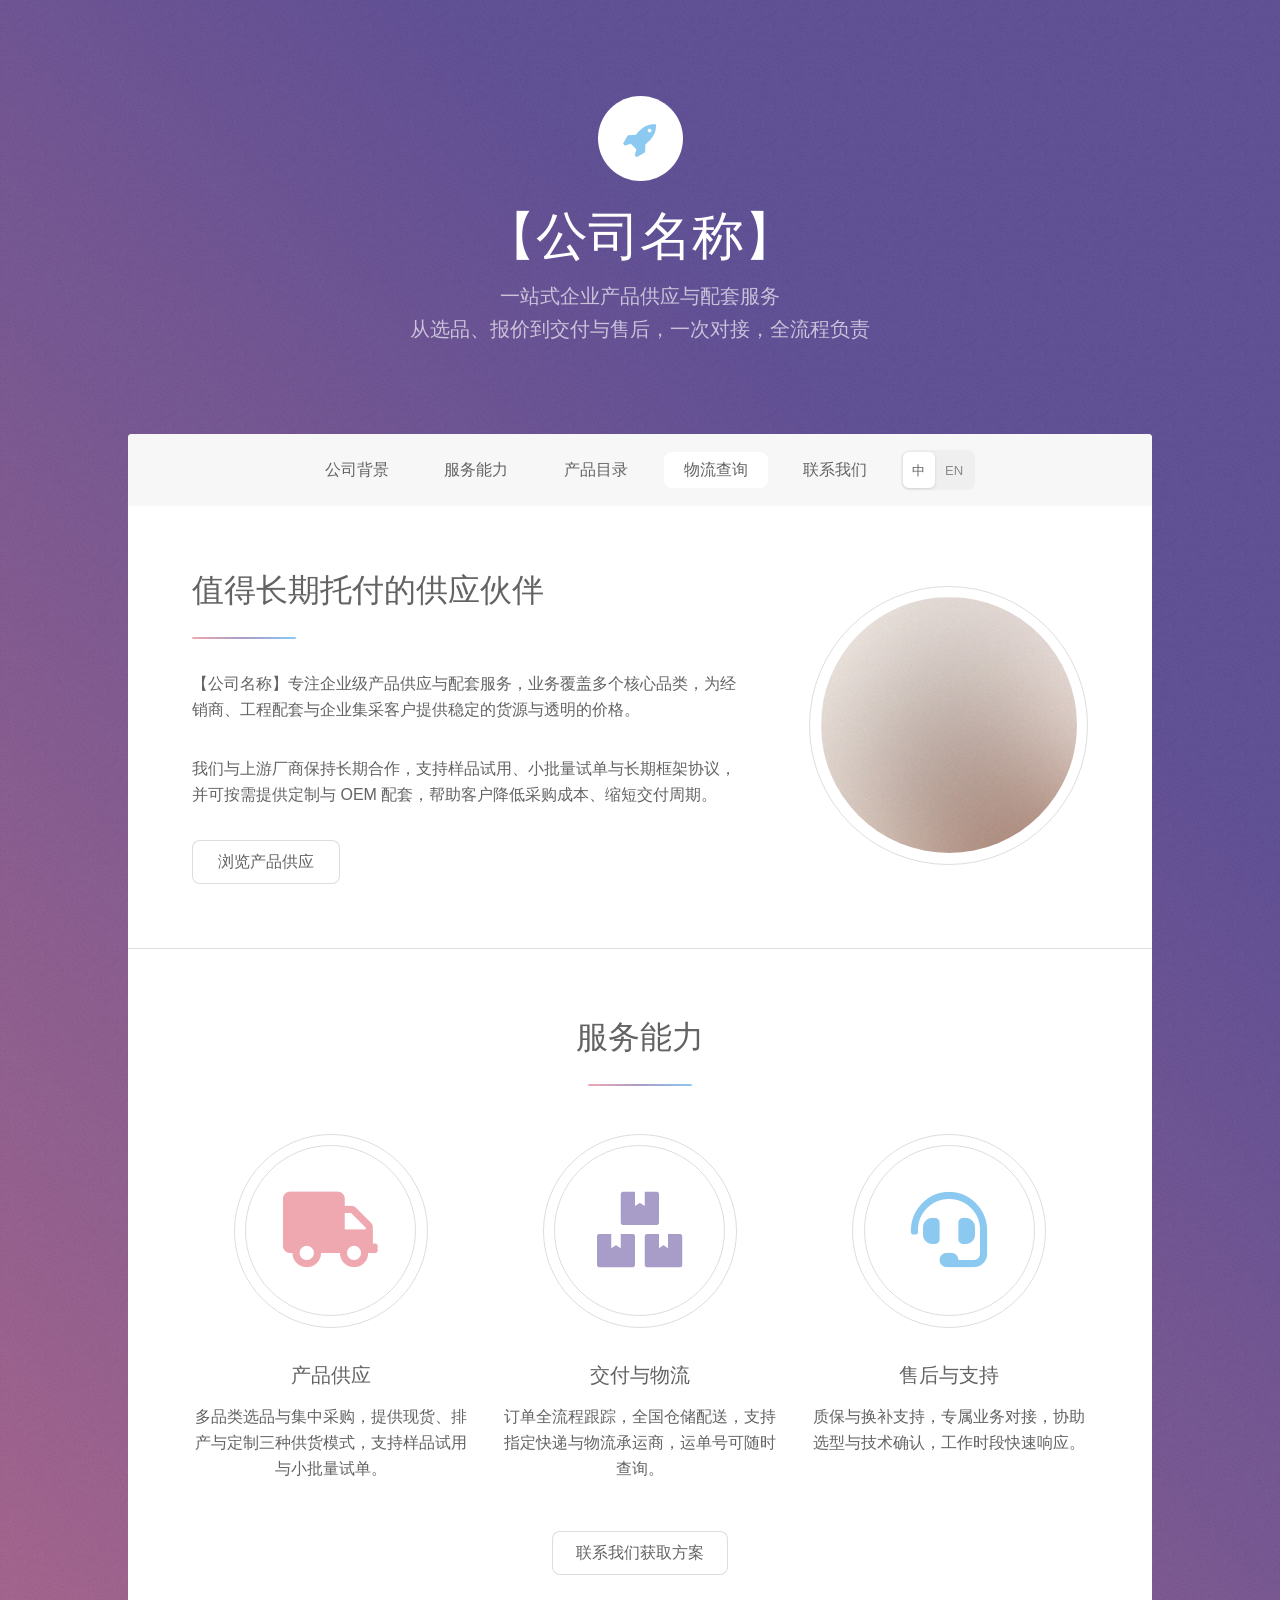
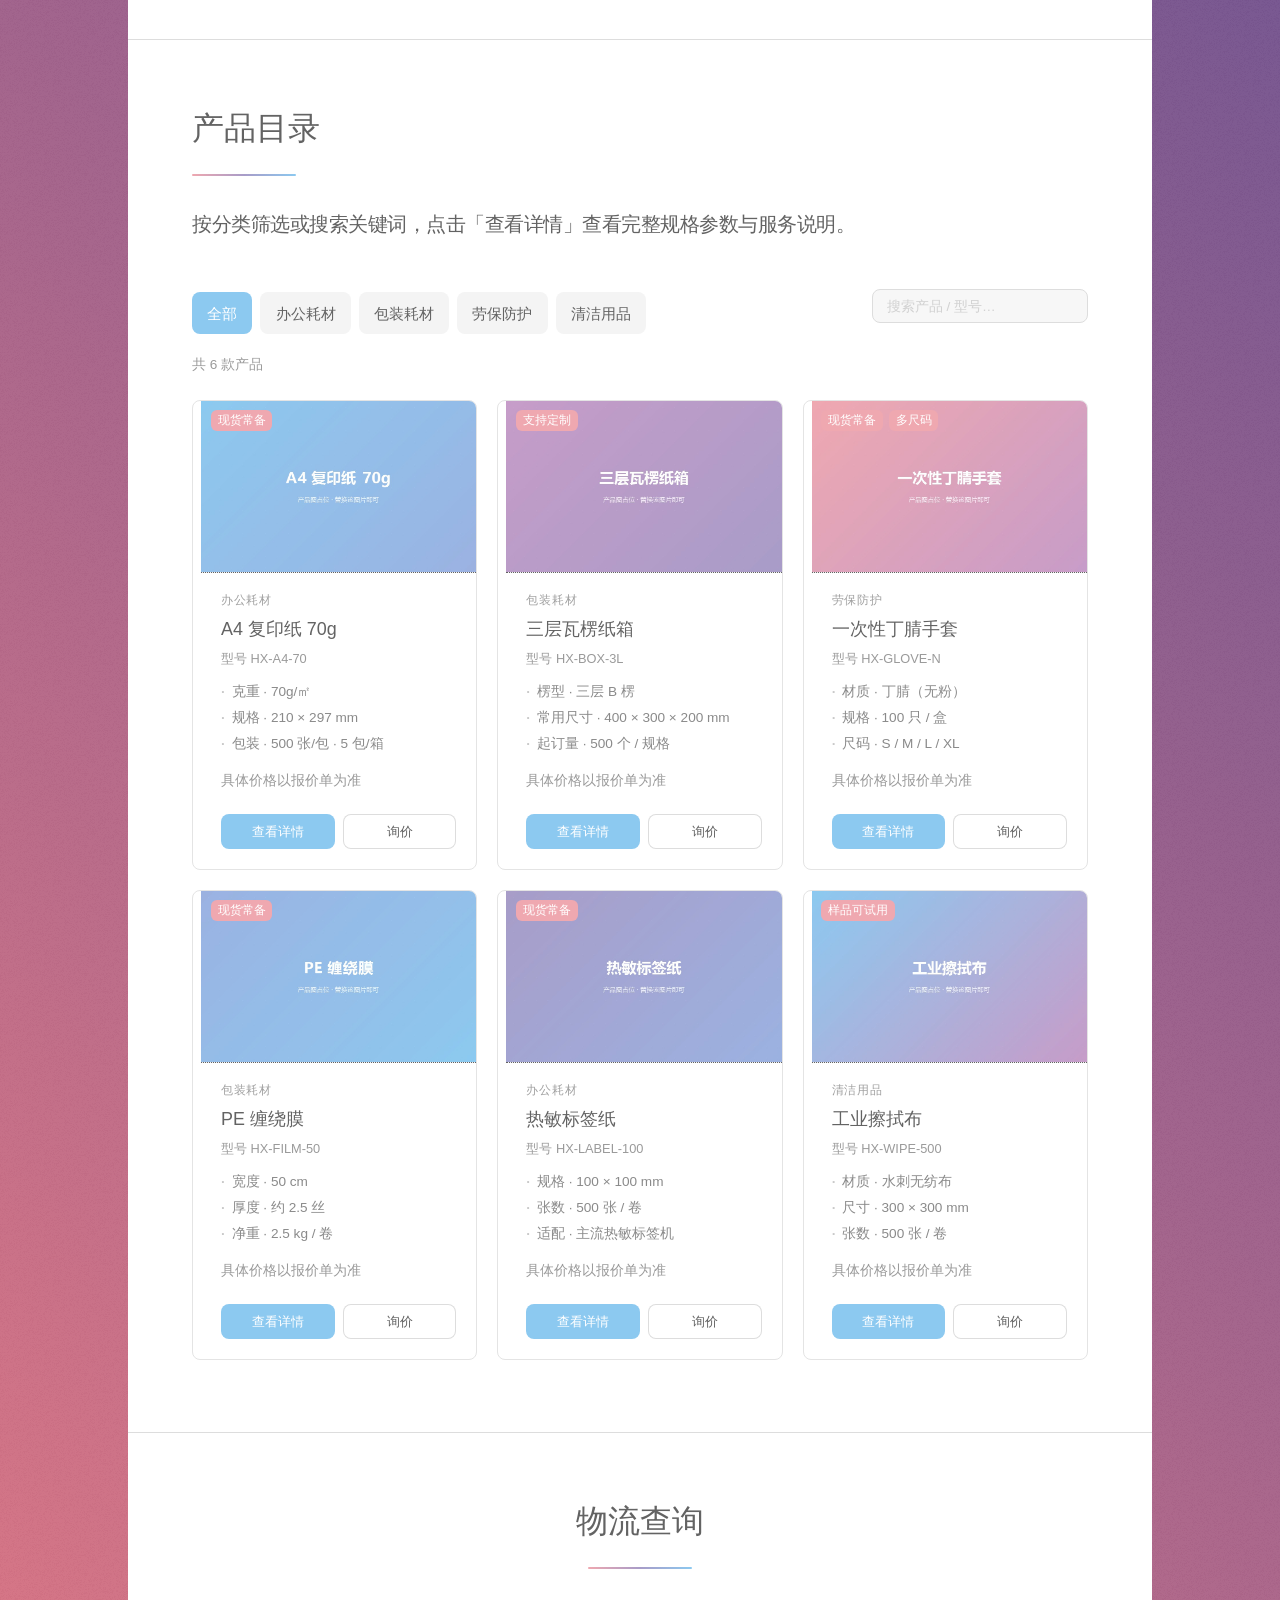
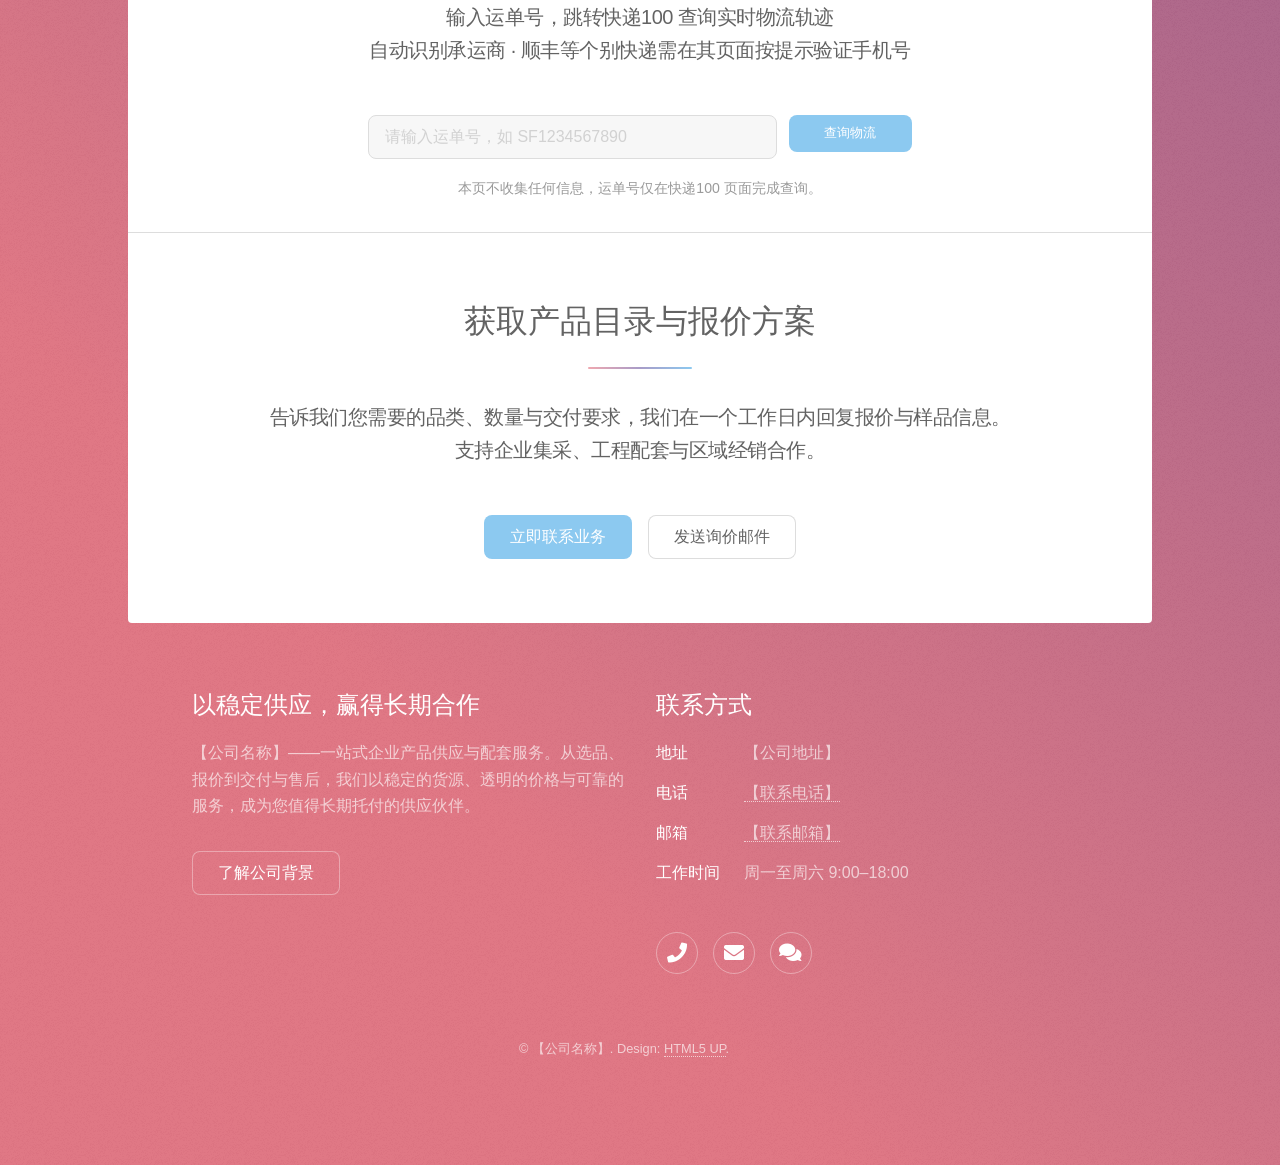
<file: index.html>
<!DOCTYPE HTML>
<!--
	仓库入口页：自动跳转到 stellar/ 产品供应单页站。
	保留此文件，GitHub Pages / 任意静态托管打开根路径即可直接进入站点；
	stellar/ 内的页面与资源保持原有目录结构不变。
-->
<html lang="zh-CN">
	<head>
		<meta charset="utf-8" />
		<meta name="viewport" content="width=device-width, initial-scale=1" />
		<meta name="robots" content="noindex" />
		<link rel="canonical" href="stellar/index.html" />
		<meta http-equiv="refresh" content="0; url=stellar/index.html" />
		<title>【公司名称】｜产品供应</title>
		<link rel="icon" type="image/svg+xml" href="stellar/images/logo.svg" />
		<script>location.replace('stellar/index.html');</script>
		<style>
			body {
				margin: 0;
				min-height: 100vh;
				display: flex;
				align-items: center;
				justify-content: center;
				padding: 0 1.5em;
				box-sizing: border-box;
				background: linear-gradient(45deg, #e37682 15%, #5f4d93 85%);
				color: #ffffff;
				font-family: "PingFang SC", "Microsoft YaHei", Helvetica, Arial, sans-serif;
				text-align: center;
			}
			a { color: #ffffff; }
		</style>
	</head>
	<body>
		<p>正在进入产品供应网站… 如未自动跳转，请<a href="stellar/index.html">点击这里</a>。<br />
		Redirecting to the product site… <a href="stellar/index.html">Click here</a> if nothing happens.</p>
	</body>
</html>
</file>
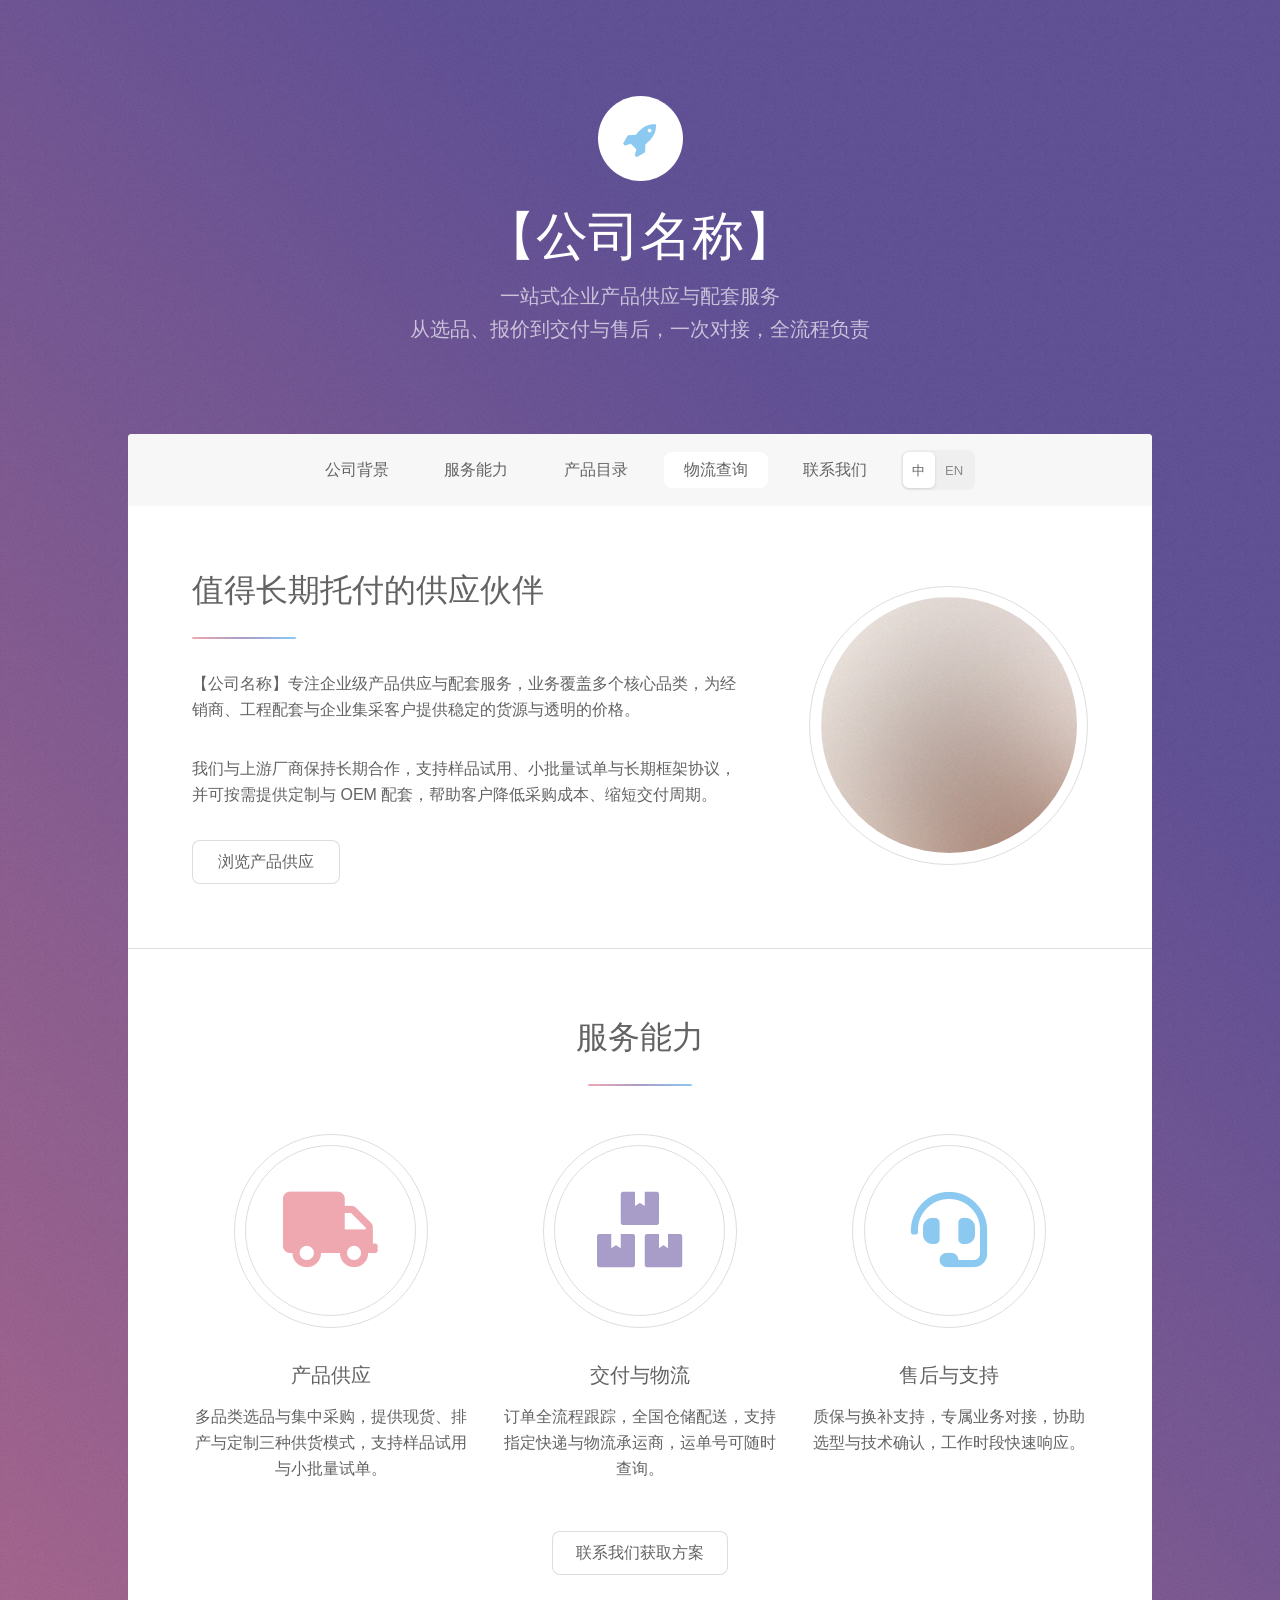
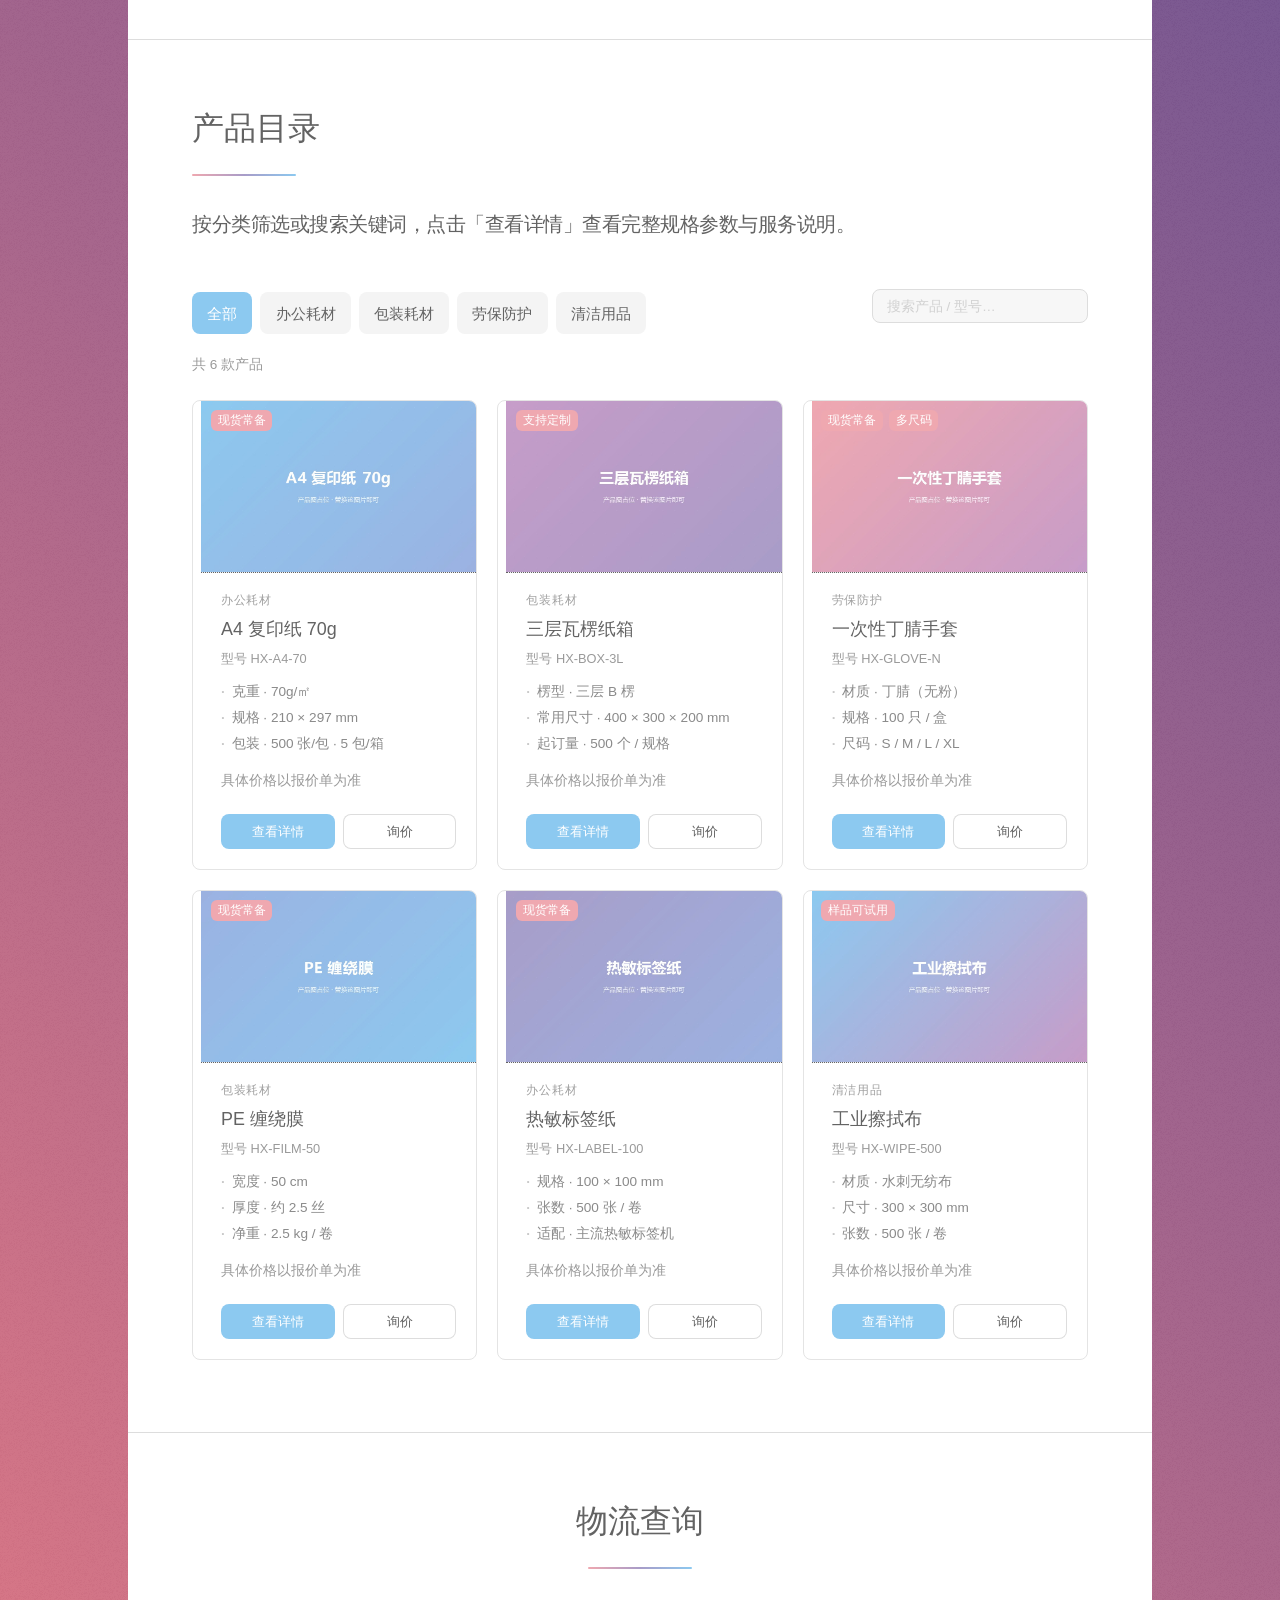
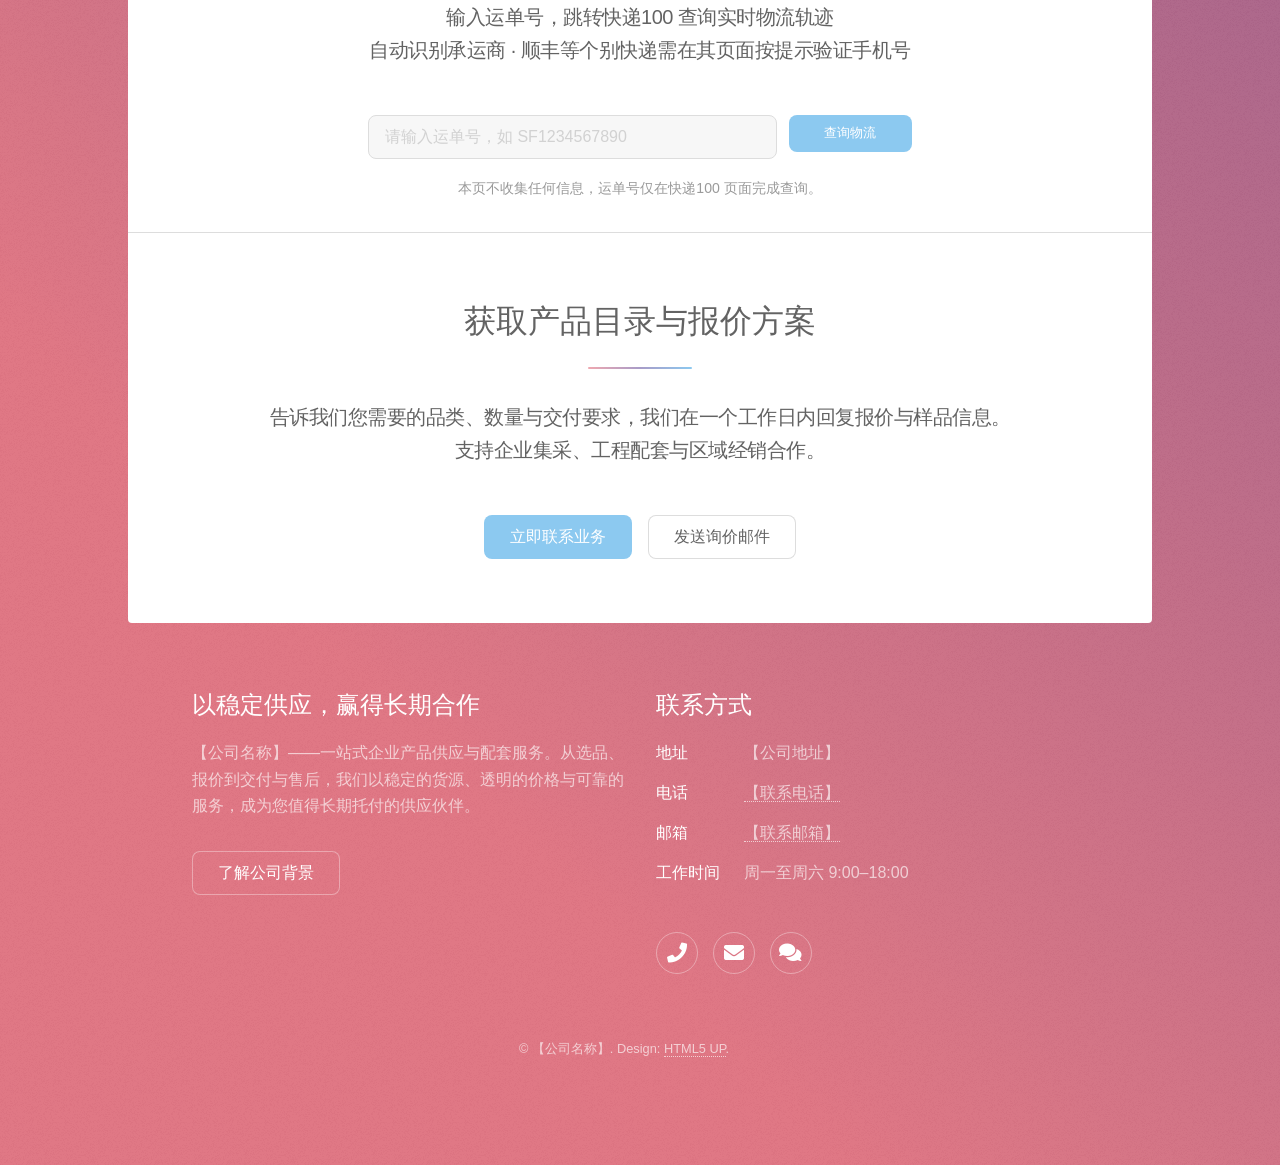
<file: stellar/index.html>
<!DOCTYPE HTML>
<!--
	Stellar by HTML5 UP
	html5up.net | @ajlkn
	Free for personal and commercial use under the CCA 3.0 license (html5up.net/license)

	单页站首页：公司背景 / 服务能力 / 产品目录 / 物流查询 / 联系我们（锚点平滑滚动）
	- 中英双语：文案字典在 assets/js/site.js（data-i18n 属性驱动）
	- 产品数据：assets/js/products-data.js；卡片点击打开详情弹窗
	- 移动端：顶部汉堡抽屉导航（≤736px）；桌面：模板导航条滚动收缩
	模板版权署名 Design: HTML5 UP 需保留（CCA 3.0）

	TODO（醒目占位，替换后即可上线）：
	1. 【公司名称】/【Company Name】 → 公司全称（页面与字典中均有）
	2. 【公司地址】【联系电话】【联系邮箱】 → 真实联系方式（页脚与 CTA）
	3. images/pic01.jpg → 公司实景图；images/prod-*.jpg → 产品图
	4. og:url / og:image 中的 https://example.com/stellar/ → 实际部署地址
-->
<html lang="zh-CN">
	<head>
		<meta charset="utf-8" />
		<meta name="viewport" content="width=device-width, initial-scale=1" />
		<title>【公司名称】｜一站式企业产品供应与配套服务</title>
		<meta name="description" content="专注企业级产品供应与配套服务：多品类选品与集中采购、全国仓储配送、质保与售后支持。在线查看产品目录、规格参数与物流查询，支持中英双语浏览。" />
		<meta name="theme-color" content="#5f4d93" />
		<link rel="icon" type="image/svg+xml" href="images/logo.svg" />

		<!-- Open Graph / 社交分享 -->
		<meta property="og:type" content="website" />
		<meta property="og:site_name" content="【公司名称】" />
		<meta property="og:title" content="【公司名称】｜一站式企业产品供应与配套服务" />
		<meta property="og:description" content="多品类选品与集中采购、全国仓储配送、质保与售后支持——面向经销商、工程配套与企业集采客户的稳定供应伙伴。" />
		<meta property="og:url" content="https://example.com/stellar/" />
		<meta property="og:image" content="https://example.com/stellar/images/og-cover.png" />
		<meta property="og:image:width" content="1200" />
		<meta property="og:image:height" content="630" />
		<meta property="og:locale" content="zh_CN" />
		<meta name="twitter:card" content="summary_large_image" />
		<meta name="twitter:title" content="【公司名称】｜一站式企业产品供应与配套服务" />
		<meta name="twitter:description" content="多品类选品与集中采购、全国仓储配送、质保与售后支持——稳定的企业产品供应伙伴。" />
		<meta name="twitter:image" content="https://example.com/stellar/images/og-cover.png" />

		<script>
			/* 提前应用已保存的语言，减少切换闪烁 */
			(function () {
				try {
					if (localStorage.getItem('stellar-lang') === 'en') document.documentElement.lang = 'en';
				} catch (e) { /* 隐私模式下忽略 */ }
			})();
		</script>

		<link rel="stylesheet" href="assets/css/main.css" />
		<link rel="stylesheet" href="assets/css/custom.css" />
		<link rel="stylesheet" href="assets/css/products.css" />
		<link rel="stylesheet" href="assets/css/site.css" />
		<noscript><link rel="stylesheet" href="assets/css/noscript.css" /></noscript>
	</head>
	<body class="is-preload">

		<!-- 移动端顶栏（≤736px 显示）：品牌 + 语言切换 + 汉堡按钮 -->
		<div class="topbar" id="topbar">
			<a class="topbar-brand" href="#top" data-i18n="brand">【公司名称】</a>
			<div class="topbar-actions">
				<div class="lang-switch" role="group" data-i18n-aria="langAria">
					<button type="button" data-lang="zh" aria-pressed="true">中</button>
					<button type="button" data-lang="en" aria-pressed="false">EN</button>
				</div>
				<button class="hamburger" id="navToggle" type="button" aria-expanded="false" aria-controls="navDrawer" data-i18n-aria="menuOpen">
					<span class="hamburger-box"><span class="hamburger-inner"></span></span>
				</button>
			</div>
		</div>
		<div class="nav-backdrop" id="navBackdrop"></div>
		<nav class="nav-drawer" id="navDrawer" data-i18n-aria="drawerAria">
			<ul>
				<li><a href="#intro" data-i18n="navIntro">公司背景</a></li>
				<li><a href="#services" data-i18n="navServices">服务能力</a></li>
				<li><a href="#products" data-i18n="navProducts">产品目录</a></li>
				<li><a href="#logistics" data-i18n="navLogistics">物流查询</a></li>
				<li><a href="#cta" data-i18n="navContact">联系我们</a></li>
			</ul>
		</nav>

		<!-- Wrapper -->
			<div id="wrapper">

				<!-- Header -->
					<header id="header" class="alt">
						<span class="logo"><img src="images/logo.svg" alt="" /></span>
						<h1 data-i18n="brand">【公司名称】</h1>
						<p><span data-i18n="brandLine1">一站式企业产品供应与配套服务</span><br />
						<span data-i18n="brandLine2">从选品、报价到交付与售后，一次对接，全流程负责</span></p>
					</header>

				<!-- Nav -->
					<nav id="nav">
						<ul>
							<li><a href="#intro" class="active" data-i18n="navIntro">公司背景</a></li>
							<li><a href="#services" data-i18n="navServices">服务能力</a></li>
							<li><a href="#products" data-i18n="navProducts">产品目录</a></li>
							<li><a href="#logistics" data-i18n="navLogistics">物流查询</a></li>
							<li><a href="#cta" data-i18n="navContact">联系我们</a></li>
							<li class="nav-lang">
								<div class="lang-switch" role="group" data-i18n-aria="langAria">
									<button type="button" data-lang="zh" aria-pressed="true">中</button>
									<button type="button" data-lang="en" aria-pressed="false">EN</button>
								</div>
							</li>
						</ul>
					</nav>

				<!-- Main -->
					<div id="main">

						<!-- Introduction：公司背景 -->
							<section id="intro" class="main">
								<div class="spotlight">
									<div class="content">
										<header class="major">
											<h2 data-i18n="introTitle">值得长期托付的供应伙伴</h2>
										</header>
										<p data-i18n="introP1">【公司名称】专注企业级产品供应与配套服务，业务覆盖多个核心品类，为经销商、工程配套与企业集采客户提供稳定的货源与透明的价格。</p>
										<p data-i18n="introP2">我们与上游厂商保持长期合作，支持样品试用、小批量试单与长期框架协议，并可按需提供定制与 OEM 配套，帮助客户降低采购成本、缩短交付周期。</p>
										<ul class="actions">
											<li><a href="#products" class="button scrolly" data-i18n="introBtn">浏览产品供应</a></li>
										</ul>
									</div>
									<!-- TODO 占位：替换为公司实景/产品图（方形，318×318 最佳） -->
									<span class="image"><img src="images/pic01.jpg" alt="公司实景" /></span>
								</div>
							</section>

						<!-- First Section：服务能力 -->
							<section id="services" class="main special">
								<header class="major">
									<h2 data-i18n="svcTitle">服务能力</h2>
								</header>
								<ul class="features">
									<li>
										<span class="icon solid major style1 fa-truck"></span>
										<h3 data-i18n="svc1Title">产品供应</h3>
										<p data-i18n="svc1Text">多品类选品与集中采购，提供现货、排产与定制三种供货模式，支持样品试用与小批量试单。</p>
									</li>
									<li>
										<span class="icon solid major style3 fa-boxes"></span>
										<h3 data-i18n="svc2Title">交付与物流</h3>
										<p data-i18n="svc2Text">订单全流程跟踪，全国仓储配送，支持指定快递与物流承运商，运单号可随时查询。</p>
									</li>
									<li>
										<span class="icon solid major style5 fa-headset"></span>
										<h3 data-i18n="svc3Title">售后与支持</h3>
										<p data-i18n="svc3Text">质保与换补支持，专属业务对接，协助选型与技术确认，工作时段快速响应。</p>
									</li>
								</ul>
								<footer class="major">
									<ul class="actions special">
										<li><a href="#cta" class="button scrolly" data-i18n="svcBtn">联系我们获取方案</a></li>
									</ul>
								</footer>
							</section>

						<!-- Second Section：产品目录 -->
							<section id="products" class="main">
								<header class="major">
									<h2 data-i18n="productsTitle">产品目录</h2>
									<p data-i18n="productsLead">按分类筛选或搜索关键词，点击「查看详情」查看完整规格参数与服务说明。</p>
								</header>

								<div class="prod-toolbar">
									<div class="prod-chips" id="prodChips" role="group"></div>
									<label class="prod-search">
										<input id="prodSearch" type="text" autocomplete="off" data-i18n-placeholder="searchPh" data-i18n-aria="searchAria" />
									</label>
								</div>
								<p class="prod-count" id="prodCount" aria-live="polite"></p>

								<ul class="prod-grid" id="prodGrid"></ul>
								<p class="prod-empty" id="prodEmpty" hidden data-i18n="emptyText">未找到匹配产品 · 换个关键词或分类试试</p>

								<noscript><p class="prod-empty" data-i18n="noscriptGrid">产品列表需要启用 JavaScript 显示；如需产品目录，请致电【联系电话】联系我们。</p></noscript>
							</section>

						<!-- Third Section：物流查询 -->
							<section id="logistics" class="main special">
								<header class="major">
									<h2 data-i18n="logisticsTitle">物流查询</h2>
									<p data-i18n-html="logisticsLede">输入运单号，跳转快递100 查询实时物流轨迹<br />自动识别承运商 · 顺丰等个别快递需在其页面按提示验证手机号</p>
								</header>
								<form class="track-form" id="trackForm" novalidate>
									<input id="trackInput" type="text" name="nu" inputmode="search" autocomplete="off" data-i18n-placeholder="trackPh" data-i18n-aria="trackAria" />
									<button type="submit" class="button primary" data-i18n="trackBtn">查询物流</button>
								</form>
								<p class="track-hint" id="trackHint" aria-live="polite" data-i18n="trackHint">本页不收集任何信息，运单号仅在快递100 页面完成查询。</p>
							</section>

						<!-- Get Started：联系我们 -->
							<section id="cta" class="main special">
								<header class="major">
									<h2 data-i18n="ctaTitle">获取产品目录与报价方案</h2>
									<p data-i18n-html="ctaDesc">告诉我们您需要的品类、数量与交付要求，我们在一个工作日内回复报价与样品信息。<br />支持企业集采、工程配套与区域经销合作。</p>
								</header>
								<footer class="major">
									<ul class="actions special">
										<li><a href="tel:000-0000-0000" class="button primary" data-i18n="ctaCall">立即联系业务</a></li>
										<li><a href="mailto:contact@example.com" class="button" data-i18n="ctaMail">发送询价邮件</a></li>
									</ul>
								</footer>
							</section>

					</div>

				<!-- Footer -->
					<footer id="footer">
						<section>
							<h2 data-i18n="footerAboutTitle">以稳定供应，赢得长期合作</h2>
							<p data-i18n="footerAboutText">【公司名称】——一站式企业产品供应与配套服务。从选品、报价到交付与售后，我们以稳定的货源、透明的价格与可靠的服务，成为您值得长期托付的供应伙伴。</p>
							<ul class="actions">
								<li><a href="#intro" class="button scrolly" data-i18n="footerAboutBtn">了解公司背景</a></li>
							</ul>
						</section>
						<section>
							<h2 data-i18n="footerContactTitle">联系方式</h2>
							<dl class="alt">
								<dt data-i18n="dtAddress">地址</dt>
								<dd data-i18n="ddAddress">【公司地址】</dd>
								<dt data-i18n="dtPhone">电话</dt>
								<dd><a href="tel:000-0000-0000" data-i18n="ddPhone">【联系电话】</a></dd>
								<dt data-i18n="dtEmail">邮箱</dt>
								<dd><a href="mailto:contact@example.com" data-i18n="ddEmail">【联系邮箱】</a></dd>
								<dt data-i18n="dtHours">工作时间</dt>
								<dd data-i18n="ddHours">周一至周六 9:00–18:00</dd>
							</dl>
							<ul class="icons">
								<li><a href="tel:000-0000-0000" class="icon solid fa-phone alt" data-i18n-aria="iconAriaPhone"><span class="label">电话</span></a></li>
								<li><a href="mailto:contact@example.com" class="icon solid fa-envelope alt" data-i18n-aria="iconAriaMail"><span class="label">邮箱</span></a></li>
								<li><a href="#cta" class="icon solid fa-comments alt scrolly" data-i18n-aria="iconAriaContact"><span class="label">联系我们</span></a></li>
							</ul>
						</section>
						<p class="copyright" data-i18n-html="copyright">&copy; 【公司名称】. Design: <a href="https://html5up.net">HTML5 UP</a>.</p>
					</footer>

			</div>

		<!-- 产品详情弹窗 -->
		<dialog class="prod-dialog" id="prodDialog" data-i18n-aria="dialogAria">
			<div class="prod-dialog-head">
				<div>
					<h3 id="prodDialogName"></h3>
					<p class="prod-dialog-sub" id="prodDialogSub" hidden></p>
				</div>
				<button class="prod-dialog-close" id="prodDialogClose" type="button" data-i18n="dialogClose">关闭 ✕</button>
			</div>
			<div class="prod-dialog-body" id="prodDialogBody"></div>
		</dialog>

		<!-- Scripts -->
			<script src="assets/js/jquery.min.js"></script>
			<script src="assets/js/jquery.scrollex.min.js"></script>
			<script src="assets/js/jquery.scrolly.min.js"></script>
			<script src="assets/js/browser.min.js"></script>
			<script src="assets/js/breakpoints.min.js"></script>
			<script src="assets/js/util.js"></script>
			<script src="assets/js/main.js"></script>
			<script src="assets/js/products-data.js"></script>
			<script src="assets/js/site.js"></script>
			<script src="assets/js/products.js"></script>

	</body>
</html>
</file>
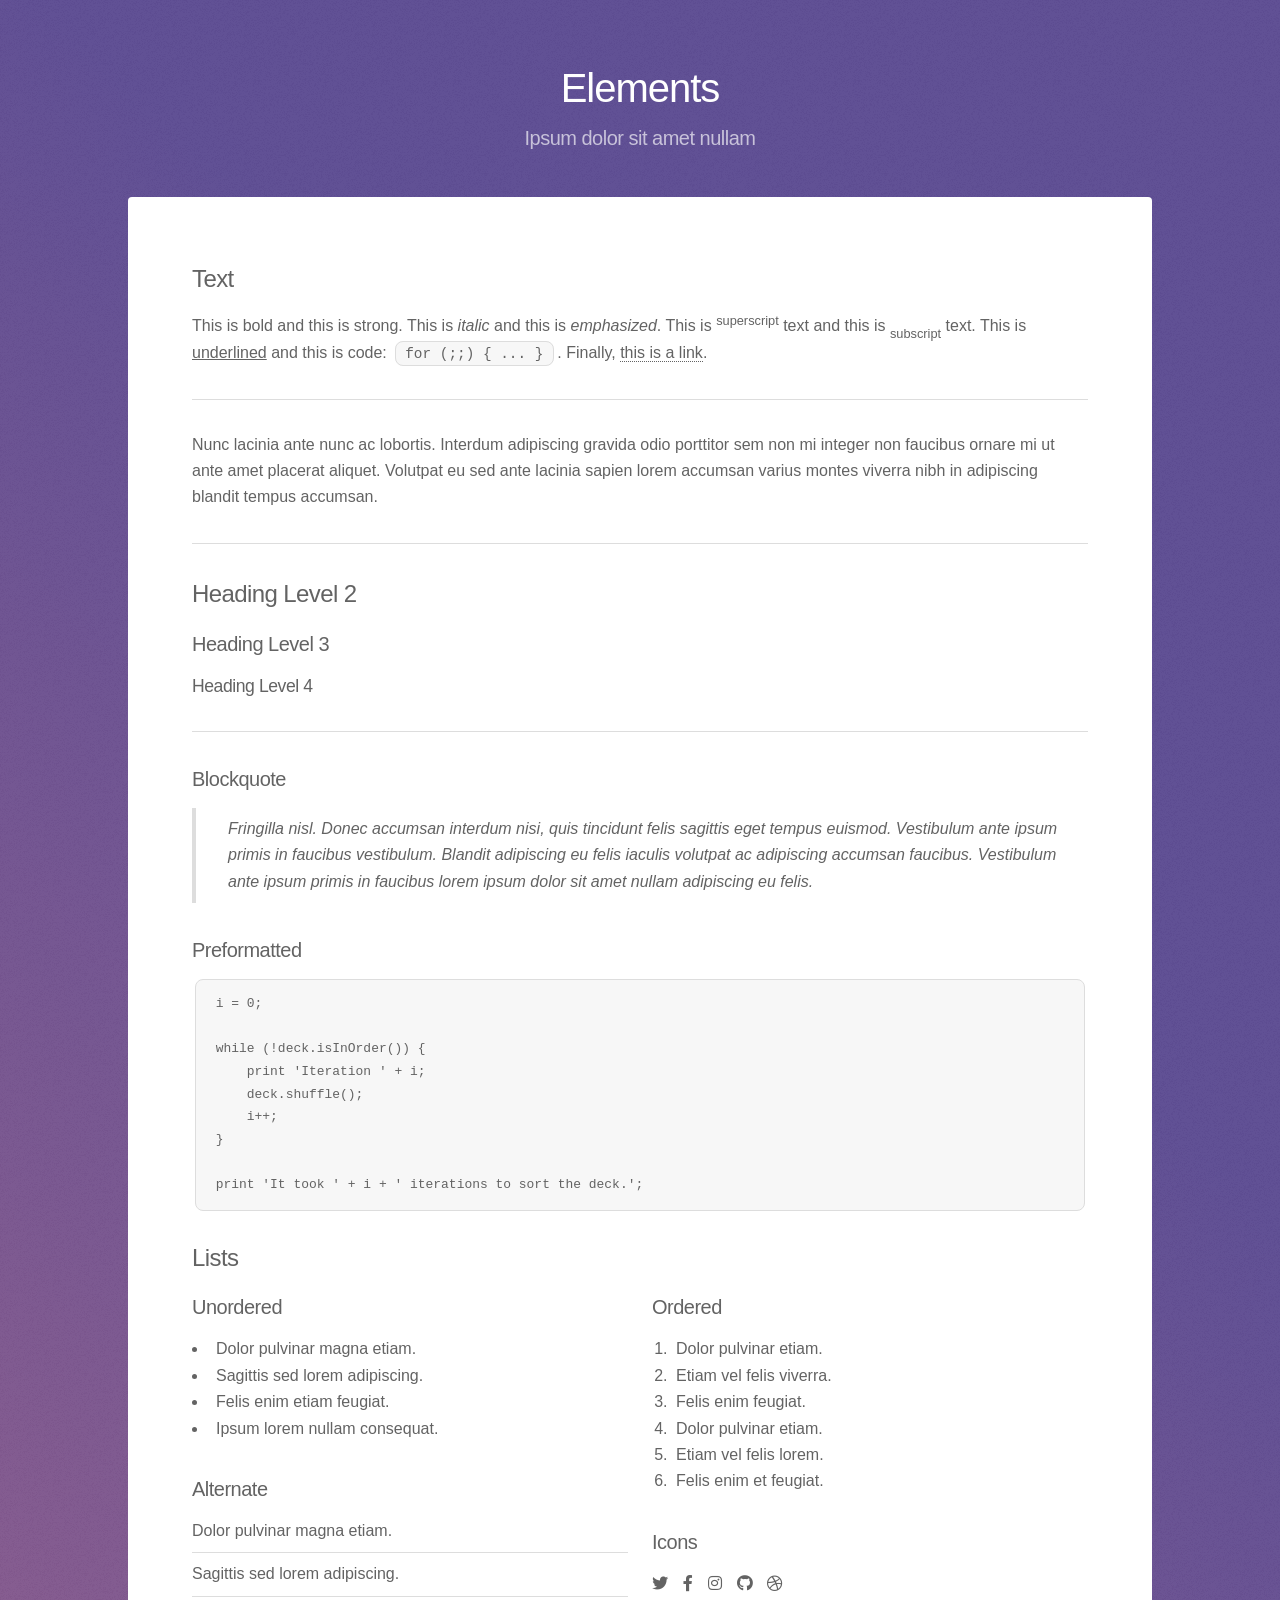
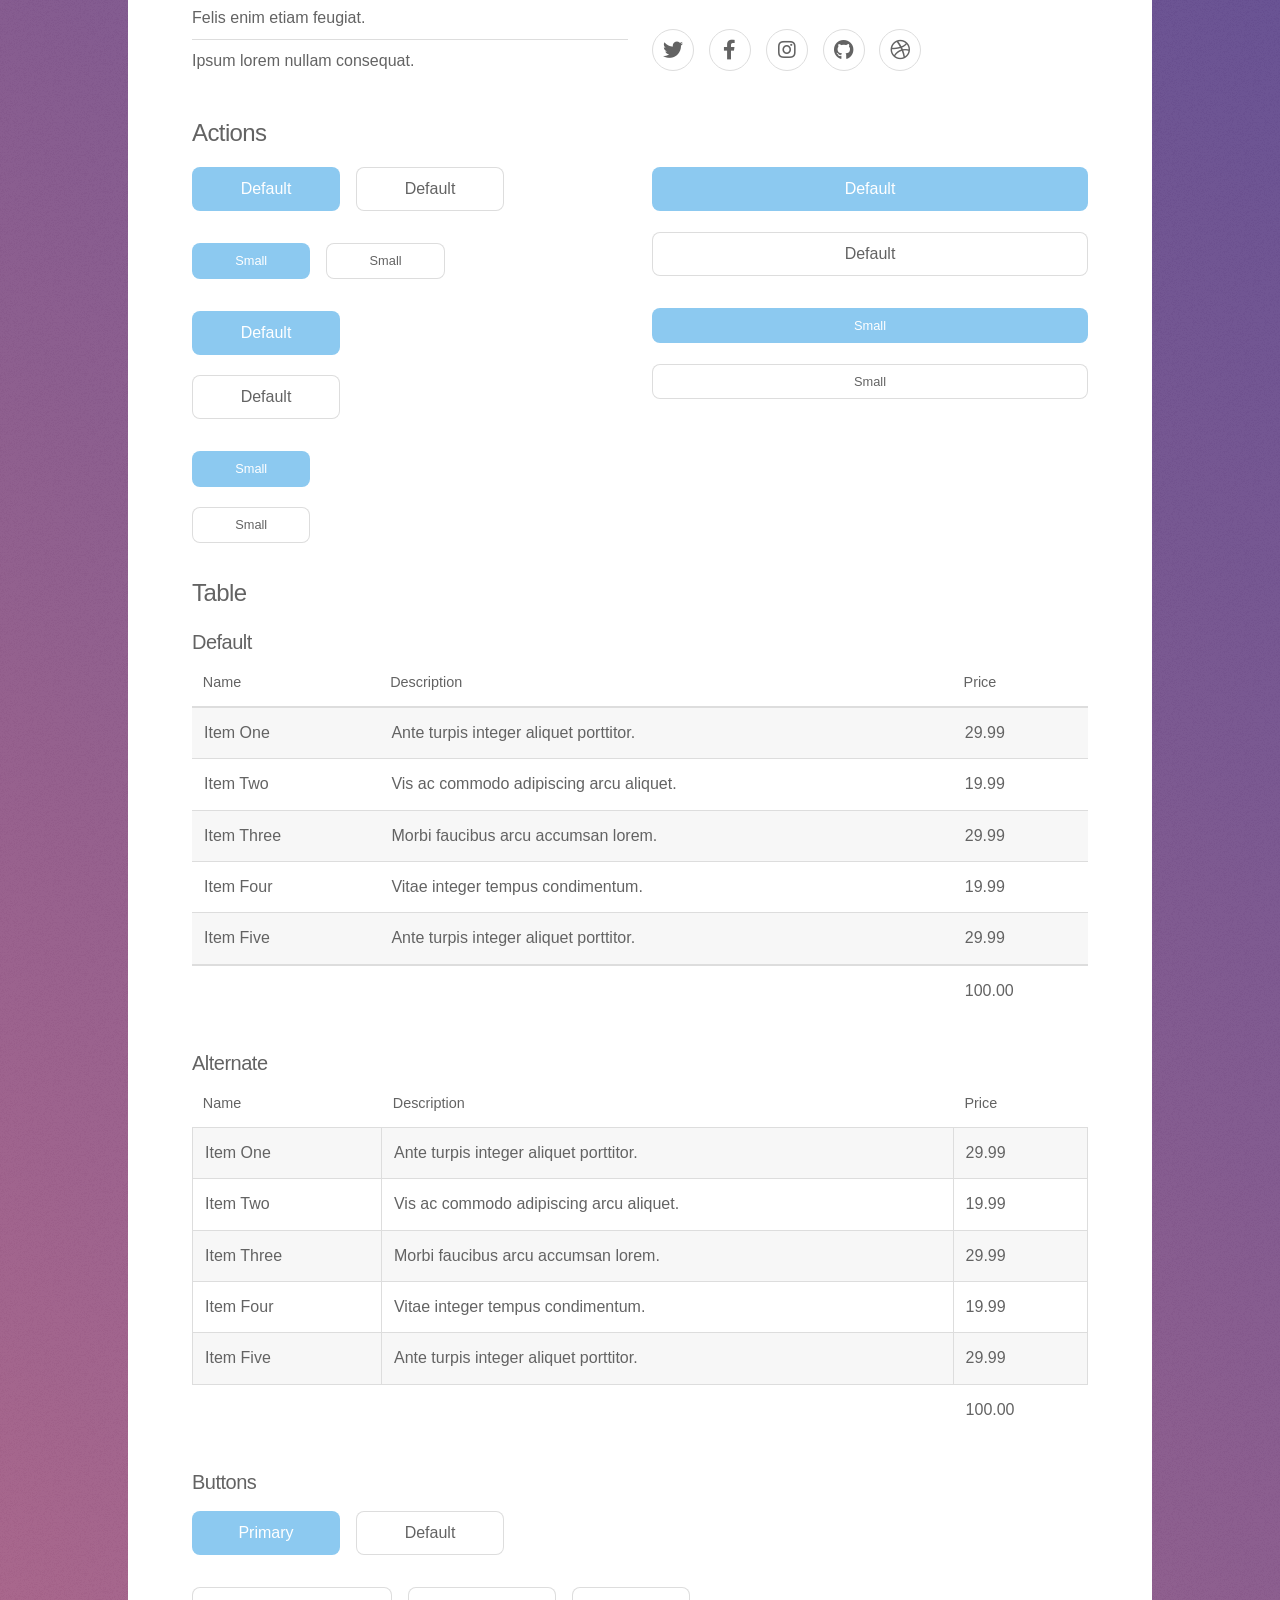
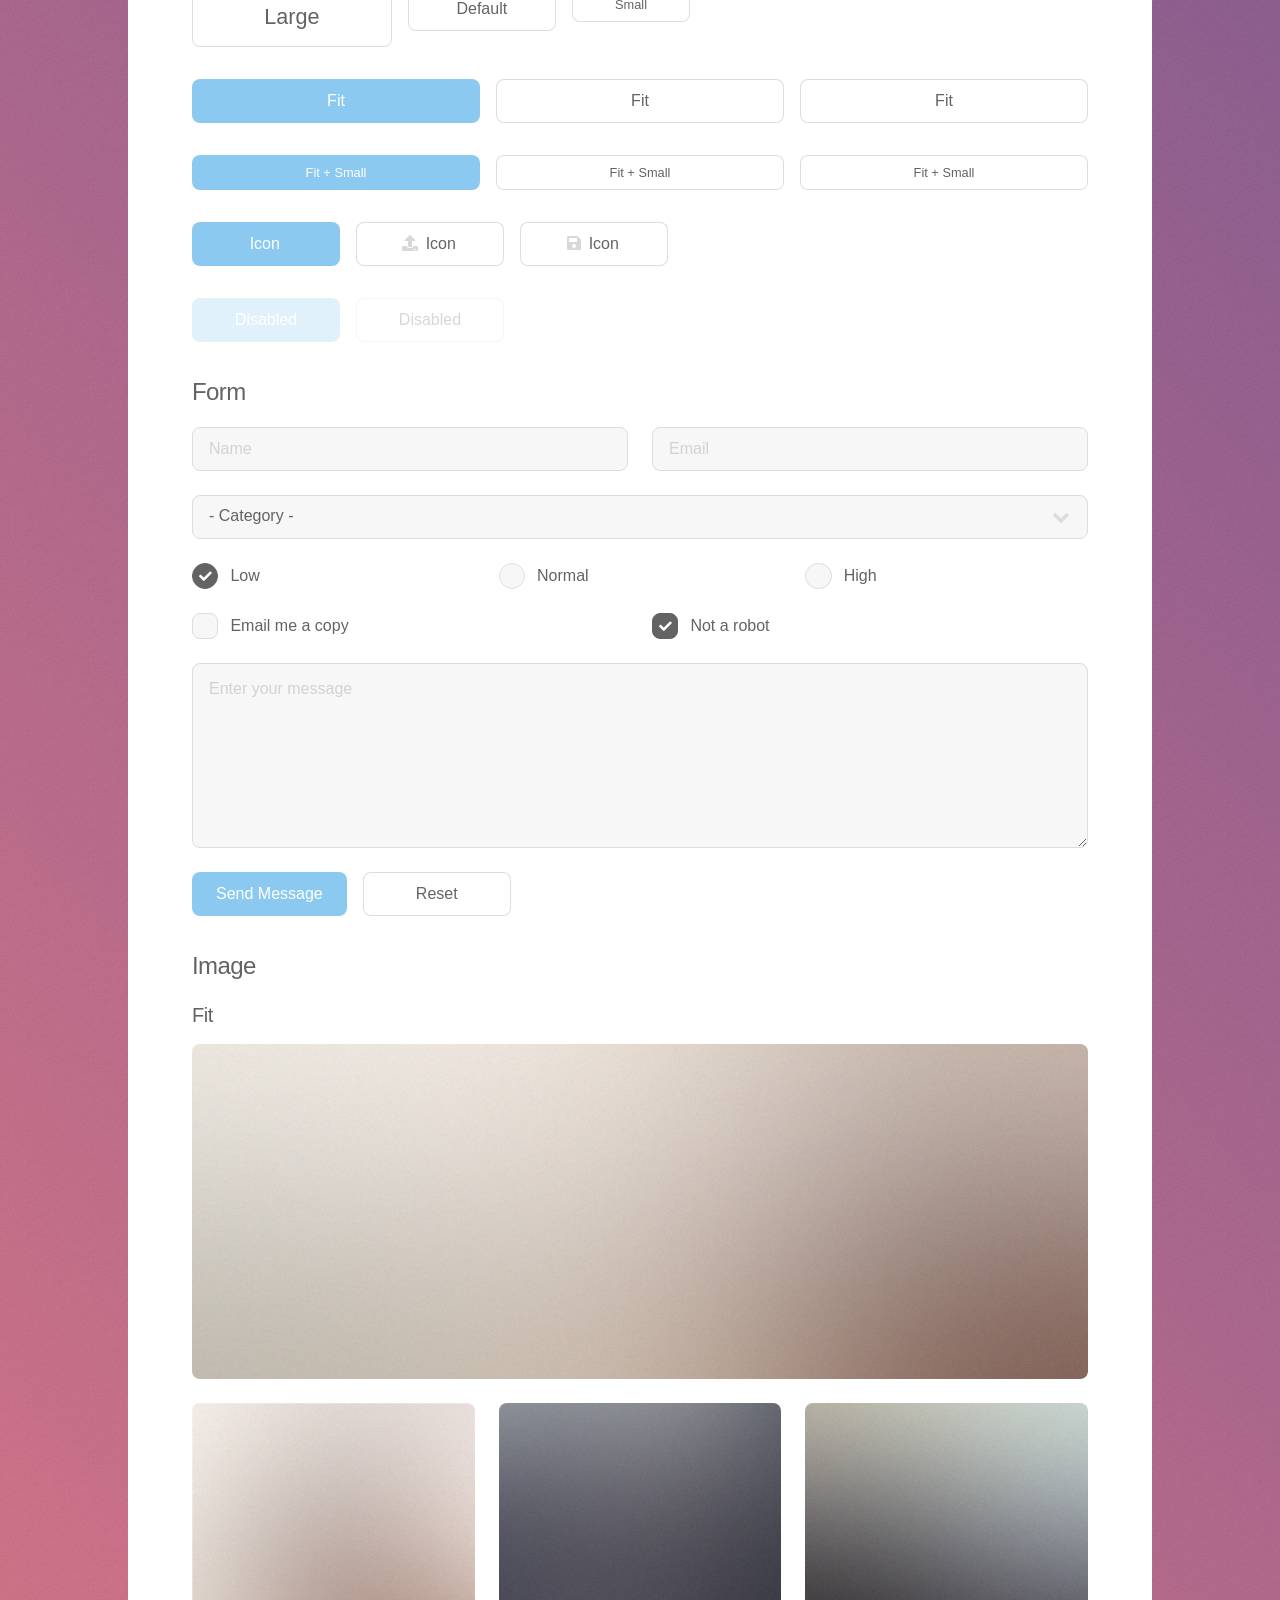
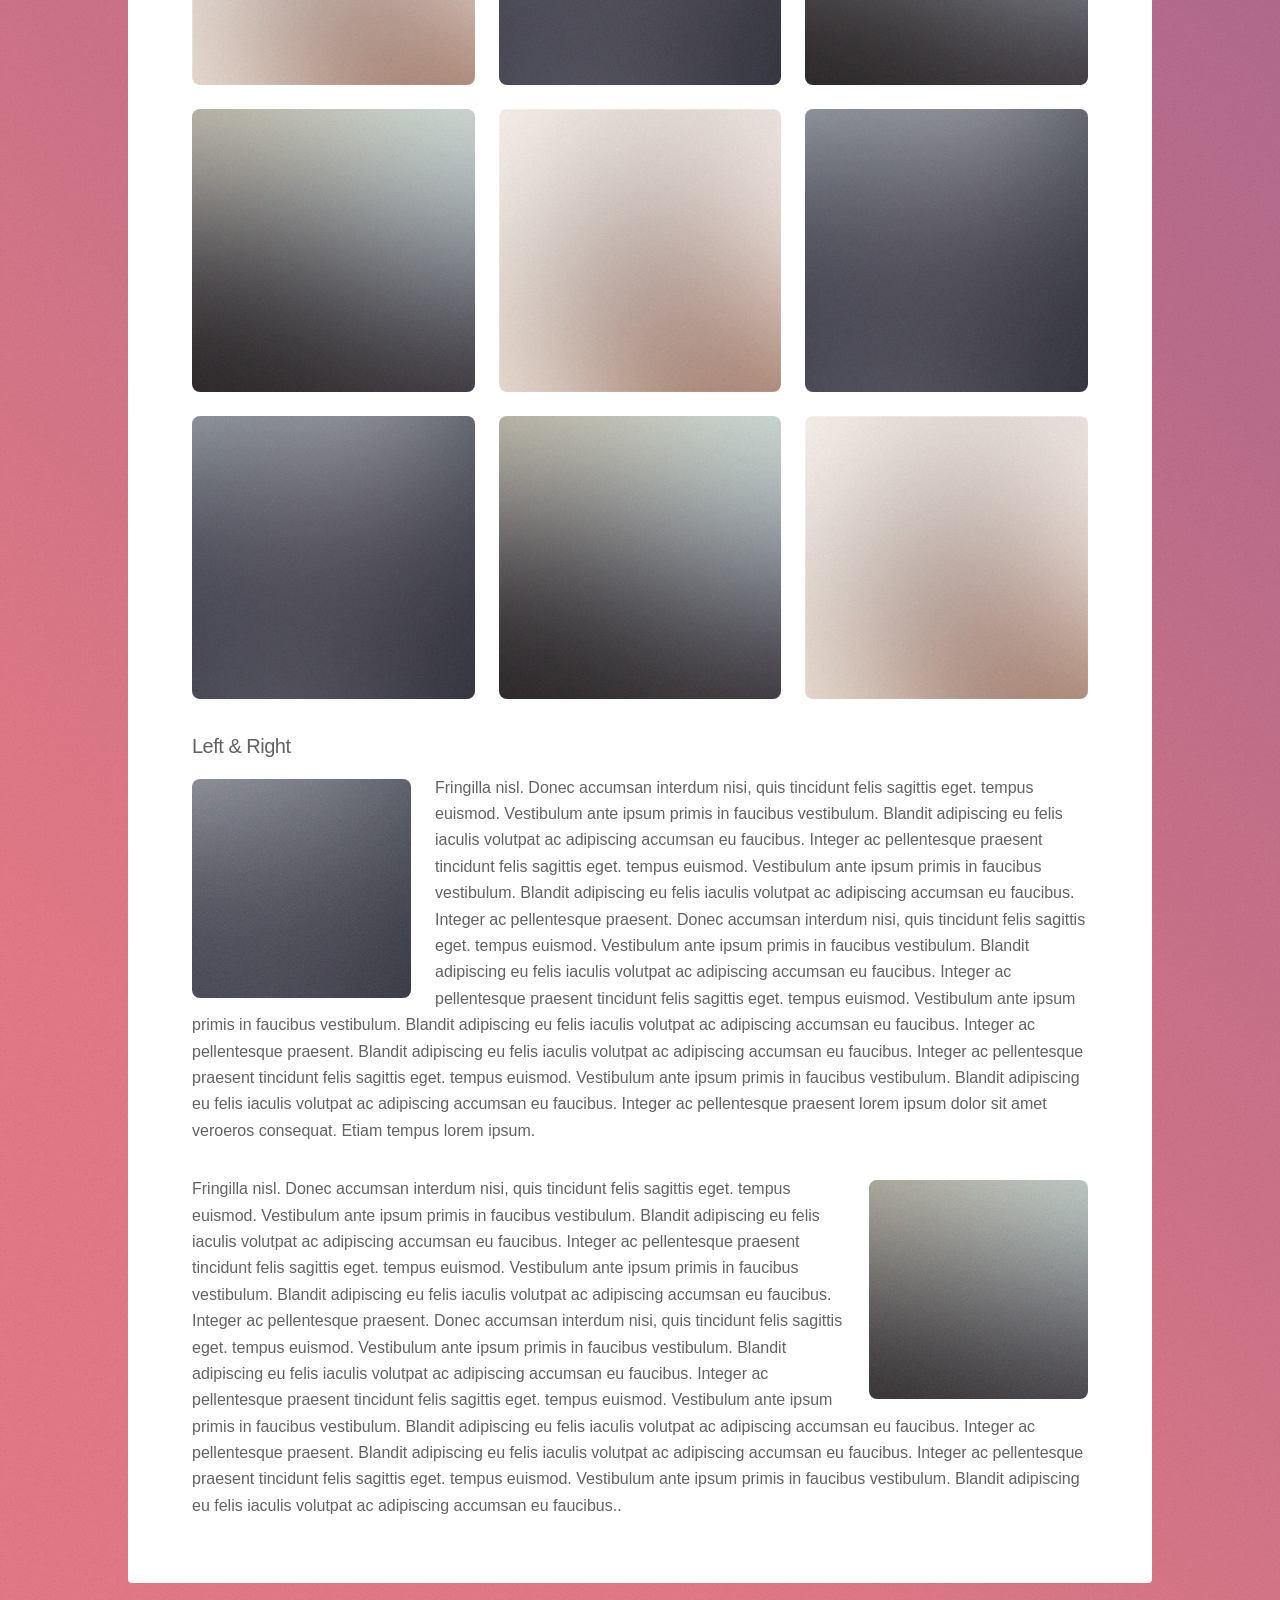
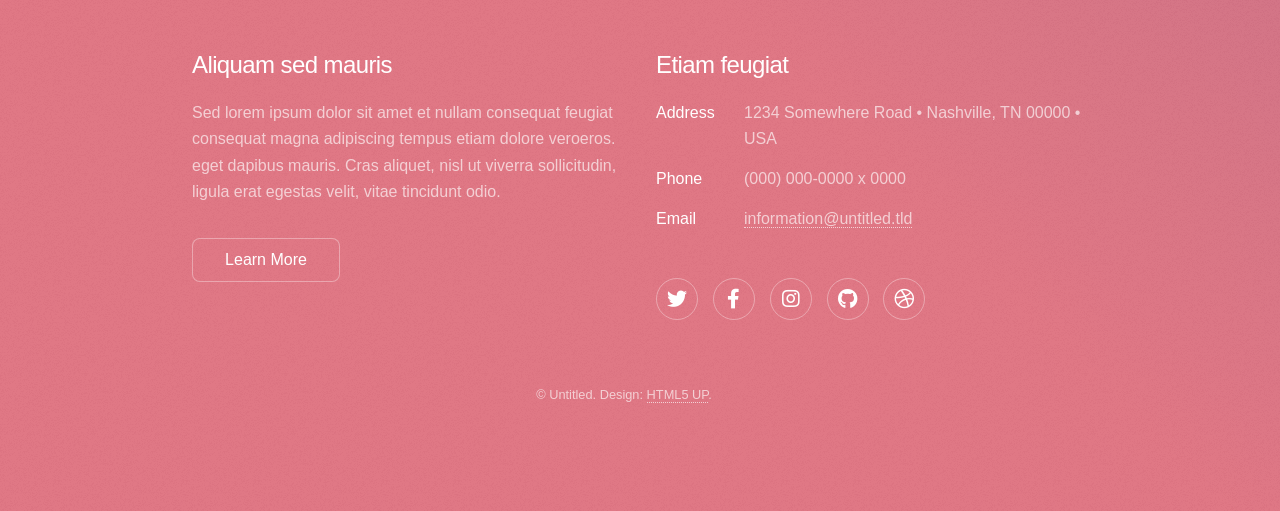
<file: stellar/elements.html>
<!DOCTYPE HTML>
<!--
	Stellar by HTML5 UP
	html5up.net | @ajlkn
	Free for personal and commercial use under the CCA 3.0 license (html5up.net/license)
-->
<html>
	<head>
		<title>Elements - Stellar by HTML5 UP</title>
		<meta charset="utf-8" />
		<meta name="viewport" content="width=device-width, initial-scale=1, user-scalable=no" />
		<link rel="stylesheet" href="assets/css/main.css" />
		<noscript><link rel="stylesheet" href="assets/css/noscript.css" /></noscript>
	</head>
	<body class="is-preload">

		<!-- Wrapper -->
			<div id="wrapper">

				<!-- Header -->
					<header id="header">
						<h1>Elements</h1>
						<p>Ipsum dolor sit amet nullam</p>
					</header>

				<!-- Main -->
					<div id="main">

						<!-- Content -->
							<section id="content" class="main">

								<!-- Text -->
									<section>
										<h2>Text</h2>
										<p>This is <b>bold</b> and this is <strong>strong</strong>. This is <i>italic</i> and this is <em>emphasized</em>.
										This is <sup>superscript</sup> text and this is <sub>subscript</sub> text.
										This is <u>underlined</u> and this is code: <code>for (;;) { ... }</code>. Finally, <a href="#">this is a link</a>.</p>
										<hr />
										<p>Nunc lacinia ante nunc ac lobortis. Interdum adipiscing gravida odio porttitor sem non mi integer non faucibus ornare mi ut ante amet placerat aliquet. Volutpat eu sed ante lacinia sapien lorem accumsan varius montes viverra nibh in adipiscing blandit tempus accumsan.</p>
										<hr />
										<h2>Heading Level 2</h2>
										<h3>Heading Level 3</h3>
										<h4>Heading Level 4</h4>
										<hr />
										<h3>Blockquote</h3>
										<blockquote>Fringilla nisl. Donec accumsan interdum nisi, quis tincidunt felis sagittis eget tempus euismod. Vestibulum ante ipsum primis in faucibus vestibulum. Blandit adipiscing eu felis iaculis volutpat ac adipiscing accumsan faucibus. Vestibulum ante ipsum primis in faucibus lorem ipsum dolor sit amet nullam adipiscing eu felis.</blockquote>
										<h3>Preformatted</h3>
										<pre><code>i = 0;

while (!deck.isInOrder()) {
    print 'Iteration ' + i;
    deck.shuffle();
    i++;
}

print 'It took ' + i + ' iterations to sort the deck.';</code></pre>
									</section>

								<!-- Lists -->
									<section>
										<h2>Lists</h2>
										<div class="row">
											<div class="col-6 col-12-medium">
												<h3>Unordered</h3>
												<ul>
													<li>Dolor pulvinar magna etiam.</li>
													<li>Sagittis sed lorem adipiscing.</li>
													<li>Felis enim etiam feugiat.</li>
													<li>Ipsum lorem nullam consequat.</li>
												</ul>
												<h3>Alternate</h3>
												<ul class="alt">
													<li>Dolor pulvinar magna etiam.</li>
													<li>Sagittis sed lorem adipiscing.</li>
													<li>Felis enim etiam feugiat.</li>
													<li>Ipsum lorem nullam consequat.</li>
												</ul>
											</div>
											<div class="col-6 col-12-medium">
												<h3>Ordered</h3>
												<ol>
													<li>Dolor pulvinar etiam.</li>
													<li>Etiam vel felis viverra.</li>
													<li>Felis enim feugiat.</li>
													<li>Dolor pulvinar etiam.</li>
													<li>Etiam vel felis lorem.</li>
													<li>Felis enim et feugiat.</li>
												</ol>
												<h3>Icons</h3>
												<ul class="icons">
													<li><a href="#" class="icon brands fa-twitter"><span class="label">Twitter</span></a></li>
													<li><a href="#" class="icon brands fa-facebook-f"><span class="label">Facebook</span></a></li>
													<li><a href="#" class="icon brands fa-instagram"><span class="label">Instagram</span></a></li>
													<li><a href="#" class="icon brands fa-github"><span class="label">GitHub</span></a></li>
													<li><a href="#" class="icon brands fa-dribbble"><span class="label">Dribbble</span></a></li>
												</ul>
												<ul class="icons">
													<li><a href="#" class="icon brands alt fa-twitter"><span class="label">Twitter</span></a></li>
													<li><a href="#" class="icon brands alt fa-facebook-f"><span class="label">Facebook</span></a></li>
													<li><a href="#" class="icon brands alt fa-instagram"><span class="label">Instagram</span></a></li>
													<li><a href="#" class="icon brands alt fa-github"><span class="label">GitHub</span></a></li>
													<li><a href="#" class="icon brands alt fa-dribbble"><span class="label">Dribbble</span></a></li>
												</ul>
											</div>
										</div>
										<h2>Actions</h2>
										<div class="row">
											<div class="col-6 col-12-medium">
												<ul class="actions">
													<li><a href="#" class="button primary">Default</a></li>
													<li><a href="#" class="button">Default</a></li>
												</ul>
												<ul class="actions small">
													<li><a href="#" class="button primary small">Small</a></li>
													<li><a href="#" class="button small">Small</a></li>
												</ul>
												<ul class="actions stacked">
													<li><a href="#" class="button primary">Default</a></li>
													<li><a href="#" class="button">Default</a></li>
												</ul>
												<ul class="actions stacked">
													<li><a href="#" class="button primary small">Small</a></li>
													<li><a href="#" class="button small">Small</a></li>
												</ul>
											</div>
											<div class="col-6 col-12-medium">
												<ul class="actions stacked">
													<li><a href="#" class="button primary fit">Default</a></li>
													<li><a href="#" class="button fit">Default</a></li>
												</ul>
												<ul class="actions stacked">
													<li><a href="#" class="button primary small fit">Small</a></li>
													<li><a href="#" class="button small fit">Small</a></li>
												</ul>
											</div>
										</div>
									</section>

								<!-- Table -->
									<section>
										<h2>Table</h2>
										<h3>Default</h3>
										<div class="table-wrapper">
											<table>
												<thead>
													<tr>
														<th>Name</th>
														<th>Description</th>
														<th>Price</th>
													</tr>
												</thead>
												<tbody>
													<tr>
														<td>Item One</td>
														<td>Ante turpis integer aliquet porttitor.</td>
														<td>29.99</td>
													</tr>
													<tr>
														<td>Item Two</td>
														<td>Vis ac commodo adipiscing arcu aliquet.</td>
														<td>19.99</td>
													</tr>
													<tr>
														<td>Item Three</td>
														<td> Morbi faucibus arcu accumsan lorem.</td>
														<td>29.99</td>
													</tr>
													<tr>
														<td>Item Four</td>
														<td>Vitae integer tempus condimentum.</td>
														<td>19.99</td>
													</tr>
													<tr>
														<td>Item Five</td>
														<td>Ante turpis integer aliquet porttitor.</td>
														<td>29.99</td>
													</tr>
												</tbody>
												<tfoot>
													<tr>
														<td colspan="2"></td>
														<td>100.00</td>
													</tr>
												</tfoot>
											</table>
										</div>

										<h3>Alternate</h3>
										<div class="table-wrapper">
											<table class="alt">
												<thead>
													<tr>
														<th>Name</th>
														<th>Description</th>
														<th>Price</th>
													</tr>
												</thead>
												<tbody>
													<tr>
														<td>Item One</td>
														<td>Ante turpis integer aliquet porttitor.</td>
														<td>29.99</td>
													</tr>
													<tr>
														<td>Item Two</td>
														<td>Vis ac commodo adipiscing arcu aliquet.</td>
														<td>19.99</td>
													</tr>
													<tr>
														<td>Item Three</td>
														<td> Morbi faucibus arcu accumsan lorem.</td>
														<td>29.99</td>
													</tr>
													<tr>
														<td>Item Four</td>
														<td>Vitae integer tempus condimentum.</td>
														<td>19.99</td>
													</tr>
													<tr>
														<td>Item Five</td>
														<td>Ante turpis integer aliquet porttitor.</td>
														<td>29.99</td>
													</tr>
												</tbody>
												<tfoot>
													<tr>
														<td colspan="2"></td>
														<td>100.00</td>
													</tr>
												</tfoot>
											</table>
										</div>
									</section>

								<!-- Buttons -->
									<section>
										<h3>Buttons</h3>
										<ul class="actions">
											<li><a href="#" class="button primary">Primary</a></li>
											<li><a href="#" class="button">Default</a></li>
										</ul>
										<ul class="actions">
											<li><a href="#" class="button large">Large</a></li>
											<li><a href="#" class="button">Default</a></li>
											<li><a href="#" class="button small">Small</a></li>
										</ul>
										<ul class="actions fit">
											<li><a href="#" class="button primary fit">Fit</a></li>
											<li><a href="#" class="button fit">Fit</a></li>
											<li><a href="#" class="button fit">Fit</a></li>
										</ul>
										<ul class="actions fit small">
											<li><a href="#" class="button primary fit small">Fit + Small</a></li>
											<li><a href="#" class="button fit small">Fit + Small</a></li>
											<li><a href="#" class="button fit small">Fit + Small</a></li>
										</ul>
										<ul class="actions">
											<li><a href="#" class="button primary icon solidfa-download">Icon</a></li>
											<li><a href="#" class="button icon solid fa-upload">Icon</a></li>
											<li><a href="#" class="button icon solid fa-save">Icon</a></li>
										</ul>
										<ul class="actions">
											<li><span class="button primary disabled">Disabled</span></li>
											<li><span class="button disabled">Disabled</span></li>
										</ul>
									</section>

								<!-- Form -->
									<section>
										<h2>Form</h2>
										<form method="post" action="#">
											<div class="row gtr-uniform">
												<div class="col-6 col-12-xsmall">
													<input type="text" name="demo-name" id="demo-name" value="" placeholder="Name" />
												</div>
												<div class="col-6 col-12-xsmall">
													<input type="email" name="demo-email" id="demo-email" value="" placeholder="Email" />
												</div>
												<div class="col-12">
													<select name="demo-category" id="demo-category">
														<option value="">- Category -</option>
														<option value="1">Manufacturing</option>
														<option value="1">Shipping</option>
														<option value="1">Administration</option>
														<option value="1">Human Resources</option>
													</select>
												</div>
												<div class="col-4 col-12-small">
													<input type="radio" id="demo-priority-low" name="demo-priority" checked>
													<label for="demo-priority-low">Low</label>
												</div>
												<div class="col-4 col-12-small">
													<input type="radio" id="demo-priority-normal" name="demo-priority">
													<label for="demo-priority-normal">Normal</label>
												</div>
												<div class="col-4 col-12-small">
													<input type="radio" id="demo-priority-high" name="demo-priority">
													<label for="demo-priority-high">High</label>
												</div>
												<div class="col-6 col-12-small">
													<input type="checkbox" id="demo-copy" name="demo-copy">
													<label for="demo-copy">Email me a copy</label>
												</div>
												<div class="col-6 col-12-small">
													<input type="checkbox" id="demo-human" name="demo-human" checked>
													<label for="demo-human">Not a robot</label>
												</div>
												<div class="col-12">
													<textarea name="demo-message" id="demo-message" placeholder="Enter your message" rows="6"></textarea>
												</div>
												<div class="col-12">
													<ul class="actions">
														<li><input type="submit" value="Send Message" class="primary" /></li>
														<li><input type="reset" value="Reset" /></li>
													</ul>
												</div>
											</div>
										</form>
									</section>

								<!-- Image -->
									<section>
										<h2>Image</h2>
										<h3>Fit</h3>
										<div class="box alt">
											<div class="row gtr-uniform">
												<div class="col-12"><span class="image fit"><img src="images/pic04.jpg" alt="" /></span></div>
												<div class="col-4"><span class="image fit"><img src="images/pic01.jpg" alt="" /></span></div>
												<div class="col-4"><span class="image fit"><img src="images/pic02.jpg" alt="" /></span></div>
												<div class="col-4"><span class="image fit"><img src="images/pic03.jpg" alt="" /></span></div>
												<div class="col-4"><span class="image fit"><img src="images/pic03.jpg" alt="" /></span></div>
												<div class="col-4"><span class="image fit"><img src="images/pic01.jpg" alt="" /></span></div>
												<div class="col-4"><span class="image fit"><img src="images/pic02.jpg" alt="" /></span></div>
												<div class="col-4"><span class="image fit"><img src="images/pic02.jpg" alt="" /></span></div>
												<div class="col-4"><span class="image fit"><img src="images/pic03.jpg" alt="" /></span></div>
												<div class="col-4"><span class="image fit"><img src="images/pic01.jpg" alt="" /></span></div>
											</div>
										</div>
										<h3>Left &amp; Right</h3>
										<p><span class="image left"><img src="images/pic05.jpg" alt="" /></span>Fringilla nisl. Donec accumsan interdum nisi, quis tincidunt felis sagittis eget. tempus euismod. Vestibulum ante ipsum primis in faucibus vestibulum. Blandit adipiscing eu felis iaculis volutpat ac adipiscing accumsan eu faucibus. Integer ac pellentesque praesent tincidunt felis sagittis eget. tempus euismod. Vestibulum ante ipsum primis in faucibus vestibulum. Blandit adipiscing eu felis iaculis volutpat ac adipiscing accumsan eu faucibus. Integer ac pellentesque praesent. Donec accumsan interdum nisi, quis tincidunt felis sagittis eget. tempus euismod. Vestibulum ante ipsum primis in faucibus vestibulum. Blandit adipiscing eu felis iaculis volutpat ac adipiscing accumsan eu faucibus. Integer ac pellentesque praesent tincidunt felis sagittis eget. tempus euismod. Vestibulum ante ipsum primis in faucibus vestibulum. Blandit adipiscing eu felis iaculis volutpat ac adipiscing accumsan eu faucibus. Integer ac pellentesque praesent. Blandit adipiscing eu felis iaculis volutpat ac adipiscing accumsan eu faucibus. Integer ac pellentesque praesent tincidunt felis sagittis eget. tempus euismod. Vestibulum ante ipsum primis in faucibus vestibulum. Blandit adipiscing eu felis iaculis volutpat ac adipiscing accumsan eu faucibus. Integer ac pellentesque praesent lorem ipsum dolor sit amet veroeros consequat. Etiam tempus lorem ipsum.</p>
										<p><span class="image right"><img src="images/pic06.jpg" alt="" /></span>Fringilla nisl. Donec accumsan interdum nisi, quis tincidunt felis sagittis eget. tempus euismod. Vestibulum ante ipsum primis in faucibus vestibulum. Blandit adipiscing eu felis iaculis volutpat ac adipiscing accumsan eu faucibus. Integer ac pellentesque praesent tincidunt felis sagittis eget. tempus euismod. Vestibulum ante ipsum primis in faucibus vestibulum. Blandit adipiscing eu felis iaculis volutpat ac adipiscing accumsan eu faucibus. Integer ac pellentesque praesent. Donec accumsan interdum nisi, quis tincidunt felis sagittis eget. tempus euismod. Vestibulum ante ipsum primis in faucibus vestibulum. Blandit adipiscing eu felis iaculis volutpat ac adipiscing accumsan eu faucibus. Integer ac pellentesque praesent tincidunt felis sagittis eget. tempus euismod. Vestibulum ante ipsum primis in faucibus vestibulum. Blandit adipiscing eu felis iaculis volutpat ac adipiscing accumsan eu faucibus. Integer ac pellentesque praesent. Blandit adipiscing eu felis iaculis volutpat ac adipiscing accumsan eu faucibus. Integer ac pellentesque praesent tincidunt felis sagittis eget. tempus euismod. Vestibulum ante ipsum primis in faucibus vestibulum. Blandit adipiscing eu felis iaculis volutpat ac adipiscing accumsan eu faucibus..</p>
									</section>

							</section>

					</div>

				<!-- Footer -->
					<footer id="footer">
						<section>
							<h2>Aliquam sed mauris</h2>
							<p>Sed lorem ipsum dolor sit amet et nullam consequat feugiat consequat magna adipiscing tempus etiam dolore veroeros. eget dapibus mauris. Cras aliquet, nisl ut viverra sollicitudin, ligula erat egestas velit, vitae tincidunt odio.</p>
							<ul class="actions">
								<li><a href="#" class="button">Learn More</a></li>
							</ul>
						</section>
						<section>
							<h2>Etiam feugiat</h2>
							<dl class="alt">
								<dt>Address</dt>
								<dd>1234 Somewhere Road &bull; Nashville, TN 00000 &bull; USA</dd>
								<dt>Phone</dt>
								<dd>(000) 000-0000 x 0000</dd>
								<dt>Email</dt>
								<dd><a href="#">information@untitled.tld</a></dd>
							</dl>
							<ul class="icons">
								<li><a href="#" class="icon brands fa-twitter alt"><span class="label">Twitter</span></a></li>
								<li><a href="#" class="icon brands fa-facebook-f alt"><span class="label">Facebook</span></a></li>
								<li><a href="#" class="icon brands fa-instagram alt"><span class="label">Instagram</span></a></li>
								<li><a href="#" class="icon brands fa-github alt"><span class="label">GitHub</span></a></li>
								<li><a href="#" class="icon brands fa-dribbble alt"><span class="label">Dribbble</span></a></li>
							</ul>
						</section>
						<p class="copyright">&copy; Untitled. Design: <a href="https://html5up.net">HTML5 UP</a>.</p>
					</footer>

			</div>

		<!-- Scripts -->
			<script src="assets/js/jquery.min.js"></script>
			<script src="assets/js/jquery.scrollex.min.js"></script>
			<script src="assets/js/jquery.scrolly.min.js"></script>
			<script src="assets/js/browser.min.js"></script>
			<script src="assets/js/breakpoints.min.js"></script>
			<script src="assets/js/util.js"></script>
			<script src="assets/js/main.js"></script>

	</body>
</html>
</file>
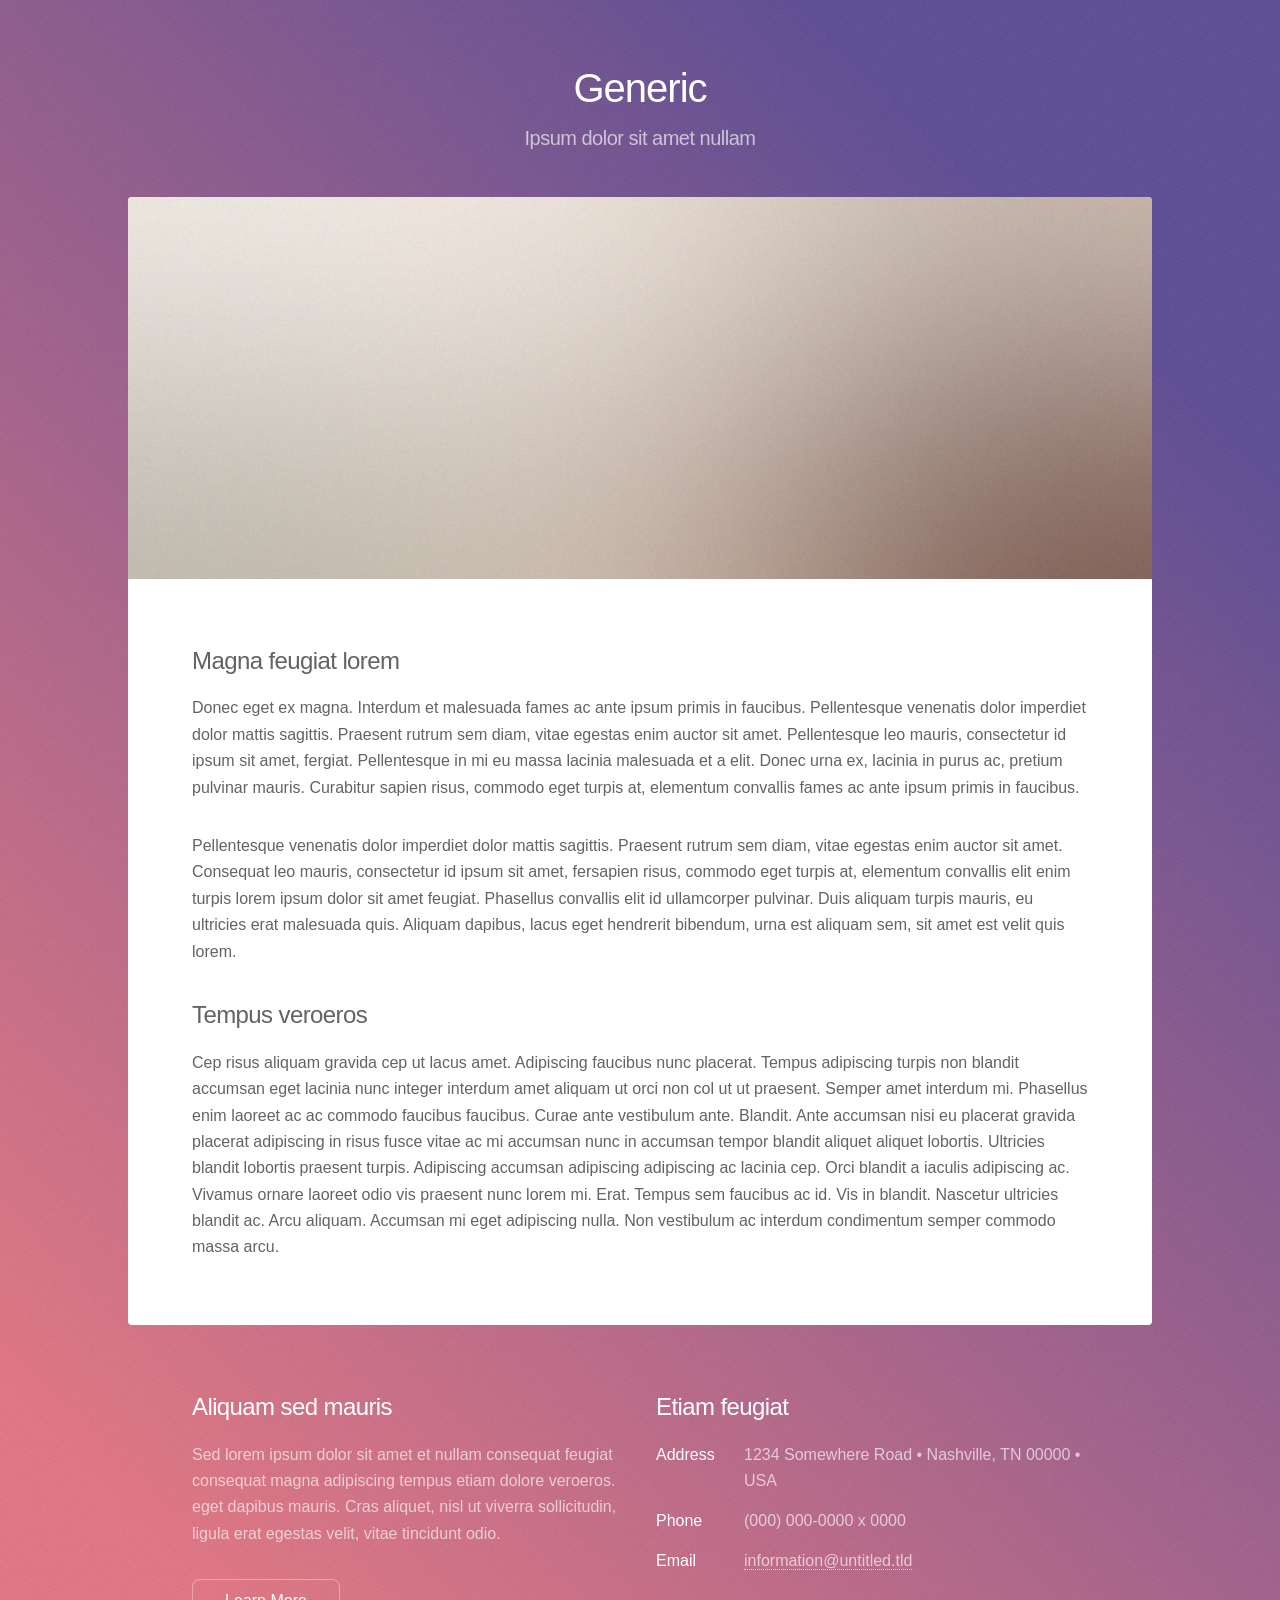
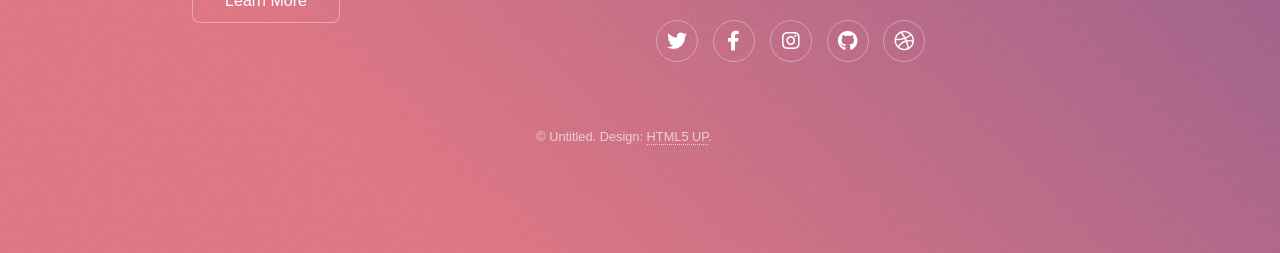
<file: stellar/generic.html>
<!DOCTYPE HTML>
<!--
	Stellar by HTML5 UP
	html5up.net | @ajlkn
	Free for personal and commercial use under the CCA 3.0 license (html5up.net/license)
-->
<html>
	<head>
		<title>Generic - Stellar by HTML5 UP</title>
		<meta charset="utf-8" />
		<meta name="viewport" content="width=device-width, initial-scale=1, user-scalable=no" />
		<link rel="stylesheet" href="assets/css/main.css" />
		<noscript><link rel="stylesheet" href="assets/css/noscript.css" /></noscript>
	</head>
	<body class="is-preload">

		<!-- Wrapper -->
			<div id="wrapper">

				<!-- Header -->
					<header id="header">
						<h1>Generic</h1>
						<p>Ipsum dolor sit amet nullam</p>
					</header>

				<!-- Main -->
					<div id="main">

						<!-- Content -->
							<section id="content" class="main">
								<span class="image main"><img src="images/pic04.jpg" alt="" /></span>
								<h2>Magna feugiat lorem</h2>
								<p>Donec eget ex magna. Interdum et malesuada fames ac ante ipsum primis in faucibus. Pellentesque venenatis dolor imperdiet dolor mattis sagittis. Praesent rutrum sem diam, vitae egestas enim auctor sit amet. Pellentesque leo mauris, consectetur id ipsum sit amet, fergiat. Pellentesque in mi eu massa lacinia malesuada et a elit. Donec urna ex, lacinia in purus ac, pretium pulvinar mauris. Curabitur sapien risus, commodo eget turpis at, elementum convallis fames ac ante ipsum primis in faucibus.</p>
								<p>Pellentesque venenatis dolor imperdiet dolor mattis sagittis. Praesent rutrum sem diam, vitae egestas enim auctor sit amet. Consequat leo mauris, consectetur id ipsum sit amet, fersapien risus, commodo eget turpis at, elementum convallis elit enim turpis lorem ipsum dolor sit amet feugiat. Phasellus convallis elit id ullamcorper pulvinar. Duis aliquam turpis mauris, eu ultricies erat malesuada quis. Aliquam dapibus, lacus eget hendrerit bibendum, urna est aliquam sem, sit amet est velit quis lorem.</p>
								<h2>Tempus veroeros</h2>
								<p>Cep risus aliquam gravida cep ut lacus amet. Adipiscing faucibus nunc placerat. Tempus adipiscing turpis non blandit accumsan eget lacinia nunc integer interdum amet aliquam ut orci non col ut ut praesent. Semper amet interdum mi. Phasellus enim laoreet ac ac commodo faucibus faucibus. Curae ante vestibulum ante. Blandit. Ante accumsan nisi eu placerat gravida placerat adipiscing in risus fusce vitae ac mi accumsan nunc in accumsan tempor blandit aliquet aliquet lobortis. Ultricies blandit lobortis praesent turpis. Adipiscing accumsan adipiscing adipiscing ac lacinia cep. Orci blandit a iaculis adipiscing ac. Vivamus ornare laoreet odio vis praesent nunc lorem mi. Erat. Tempus sem faucibus ac id. Vis in blandit. Nascetur ultricies blandit ac. Arcu aliquam. Accumsan mi eget adipiscing nulla. Non vestibulum ac interdum condimentum semper commodo massa arcu.</p>
							</section>

					</div>

				<!-- Footer -->
					<footer id="footer">
						<section>
							<h2>Aliquam sed mauris</h2>
							<p>Sed lorem ipsum dolor sit amet et nullam consequat feugiat consequat magna adipiscing tempus etiam dolore veroeros. eget dapibus mauris. Cras aliquet, nisl ut viverra sollicitudin, ligula erat egestas velit, vitae tincidunt odio.</p>
							<ul class="actions">
								<li><a href="#" class="button">Learn More</a></li>
							</ul>
						</section>
						<section>
							<h2>Etiam feugiat</h2>
							<dl class="alt">
								<dt>Address</dt>
								<dd>1234 Somewhere Road &bull; Nashville, TN 00000 &bull; USA</dd>
								<dt>Phone</dt>
								<dd>(000) 000-0000 x 0000</dd>
								<dt>Email</dt>
								<dd><a href="#">information@untitled.tld</a></dd>
							</dl>
							<ul class="icons">
								<li><a href="#" class="icon brands fa-twitter alt"><span class="label">Twitter</span></a></li>
								<li><a href="#" class="icon brands fa-facebook-f alt"><span class="label">Facebook</span></a></li>
								<li><a href="#" class="icon brands fa-instagram alt"><span class="label">Instagram</span></a></li>
								<li><a href="#" class="icon brands fa-github alt"><span class="label">GitHub</span></a></li>
								<li><a href="#" class="icon brands fa-dribbble alt"><span class="label">Dribbble</span></a></li>
							</ul>
						</section>
						<p class="copyright">&copy; Untitled. Design: <a href="https://html5up.net">HTML5 UP</a>.</p>
					</footer>

			</div>

		<!-- Scripts -->
			<script src="assets/js/jquery.min.js"></script>
			<script src="assets/js/jquery.scrollex.min.js"></script>
			<script src="assets/js/jquery.scrolly.min.js"></script>
			<script src="assets/js/browser.min.js"></script>
			<script src="assets/js/breakpoints.min.js"></script>
			<script src="assets/js/util.js"></script>
			<script src="assets/js/main.js"></script>

	</body>
</html>
</file>
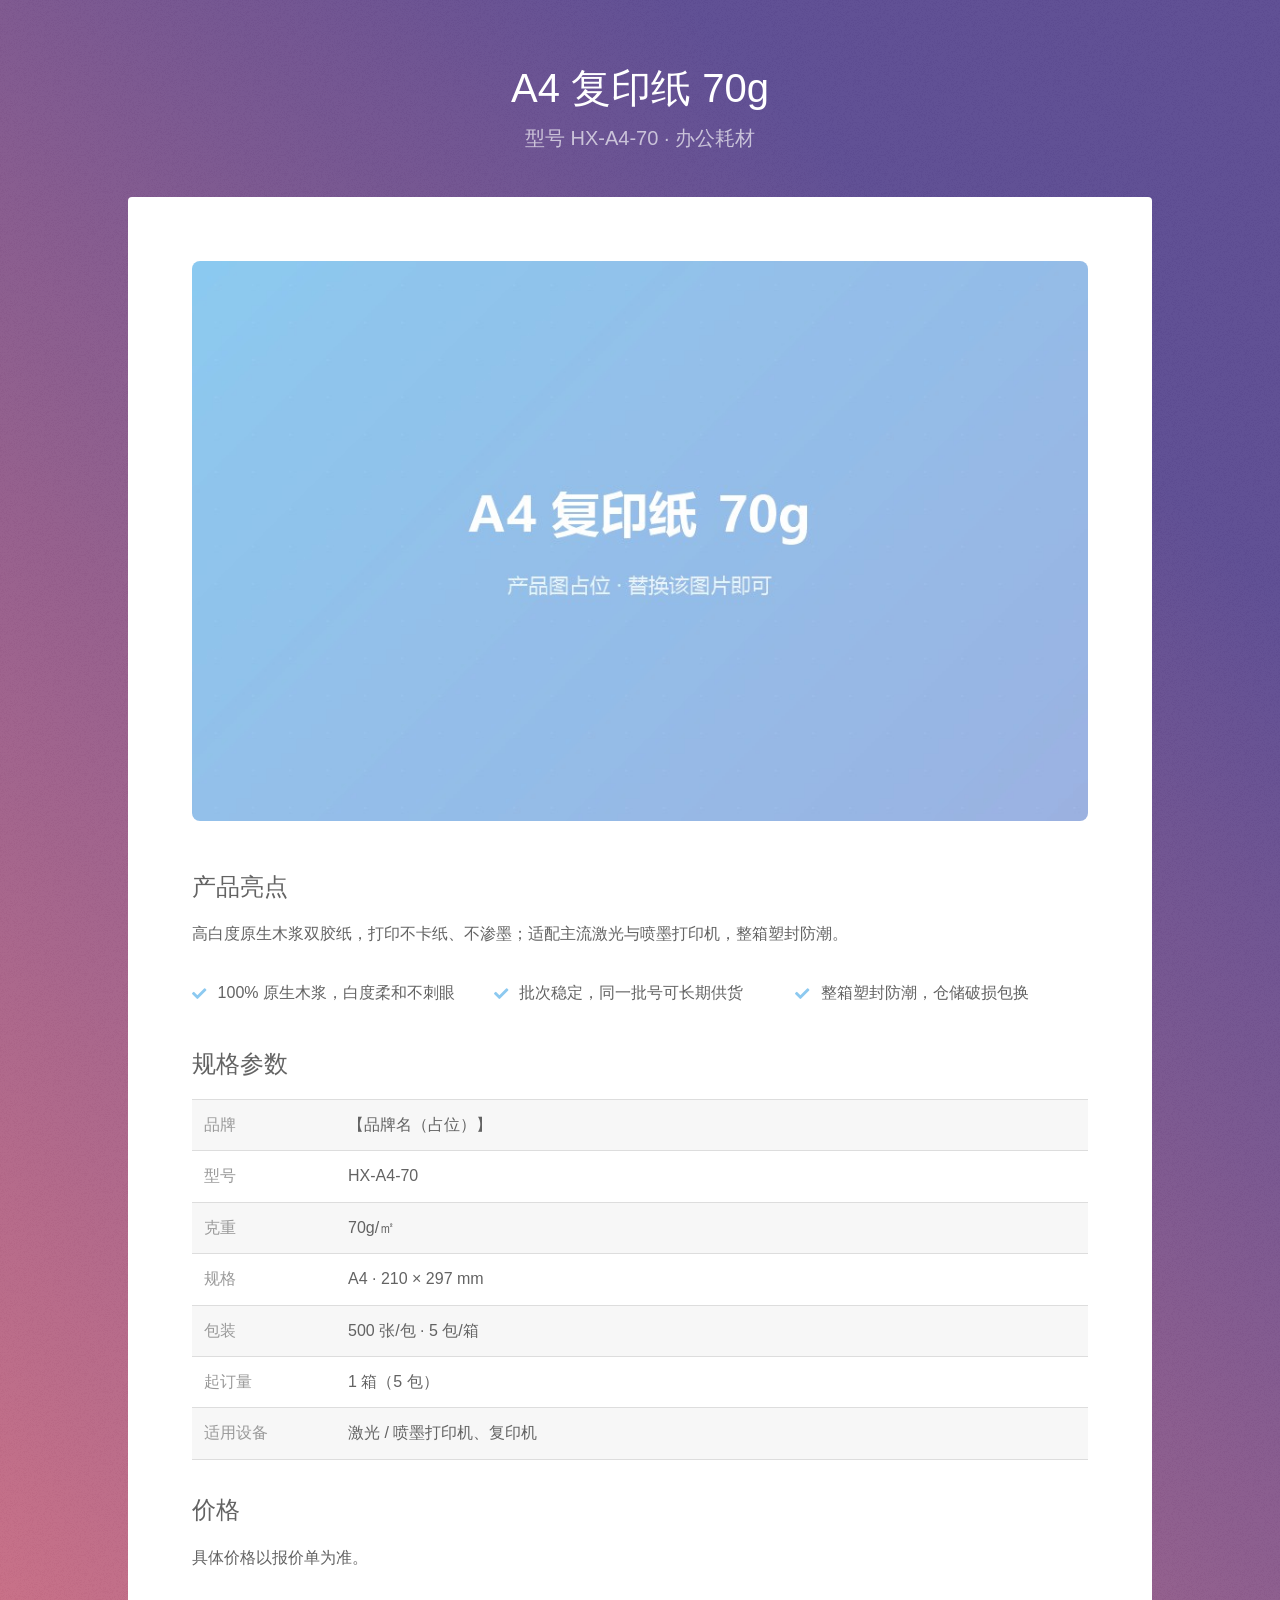
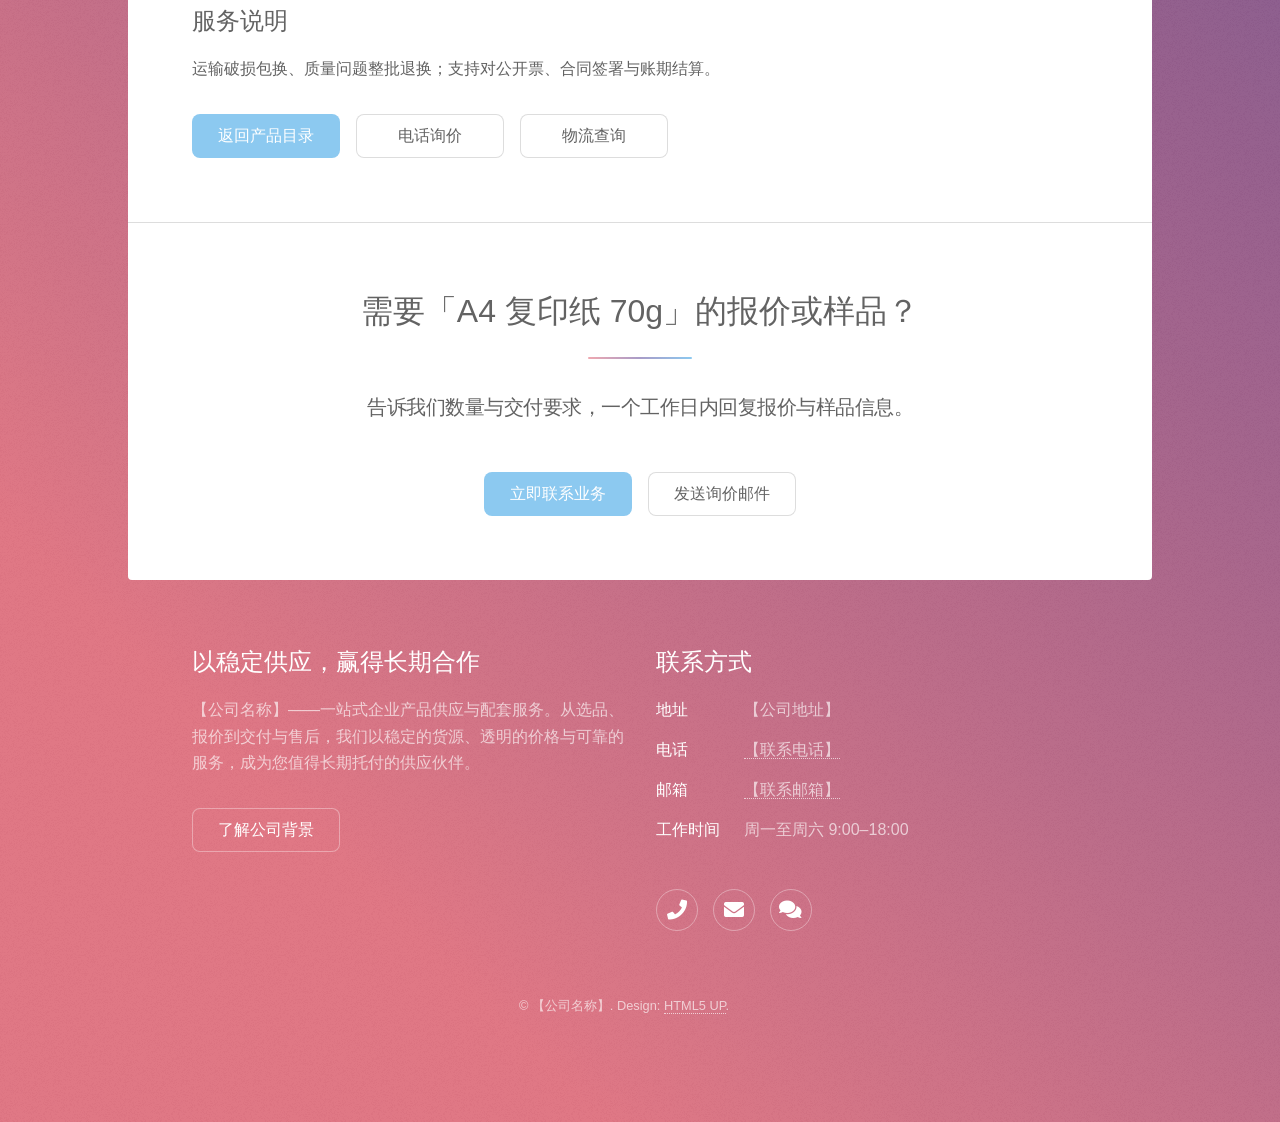
<file: stellar/product-a4-paper.html>
<!DOCTYPE HTML>
<!--
	Stellar by HTML5 UP
	html5up.net | @ajlkn
	Free for personal and commercial use under the CCA 3.0 license (html5up.net/license)

	产品详情页：A4 复印纸 70g（正文由 assets/js/products-data.js 渲染，支持中英切换）
	模板版权署名 Design: HTML5 UP 需保留（CCA 3.0）
-->
<html lang="zh-CN">
	<head>
		<meta charset="utf-8" />
		<meta name="viewport" content="width=device-width, initial-scale=1" />
		<title>A4 复印纸 70g｜产品详情｜【公司名称】</title>
		<meta name="description" content="A4 复印纸 70g（HX-A4-70）：原生木浆双胶纸，打印不卡纸不渗墨；整箱 5 包起订，支持对公开票。查看完整规格参数与服务说明。" />
		<meta name="theme-color" content="#5f4d93" />
		<link rel="icon" type="image/svg+xml" href="images/logo.svg" />

		<!-- Open Graph / 社交分享 -->
		<meta property="og:type" content="product" />
		<meta property="og:site_name" content="【公司名称】" />
		<meta property="og:title" content="A4 复印纸 70g｜产品详情｜【公司名称】" />
		<meta property="og:description" content="原生木浆双胶纸，打印不卡纸不渗墨；整箱 5 包起订，支持对公开票。" />
		<meta property="og:url" content="https://example.com/stellar/product-a4-paper.html" />
		<meta property="og:image" content="https://example.com/stellar/images/prod-a4-paper.jpg" />
		<meta property="og:image:width" content="960" />
		<meta property="og:image:height" content="600" />
		<meta property="og:locale" content="zh_CN" />
		<meta name="twitter:card" content="summary_large_image" />
		<meta name="twitter:title" content="A4 复印纸 70g｜产品详情｜【公司名称】" />
		<meta name="twitter:description" content="原生木浆双胶纸，打印不卡纸不渗墨；整箱 5 包起订，支持对公开票。" />
		<meta name="twitter:image" content="https://example.com/stellar/images/prod-a4-paper.jpg" />

		<script>
			/* 提前应用已保存的语言，减少切换闪烁 */
			(function () {
				try {
					if (localStorage.getItem('stellar-lang') === 'en') document.documentElement.lang = 'en';
				} catch (e) { /* 隐私模式下忽略 */ }
			})();
		</script>

		<link rel="stylesheet" href="assets/css/main.css" />
		<link rel="stylesheet" href="assets/css/custom.css" />
		<link rel="stylesheet" href="assets/css/products.css" />
		<link rel="stylesheet" href="assets/css/site.css" />
		<noscript><link rel="stylesheet" href="assets/css/noscript.css" /></noscript>
	</head>
	<body class="is-preload" data-product="a4-paper">

		<!-- 移动端顶栏（≤736px 显示） -->
		<div class="topbar" id="topbar">
			<a class="topbar-brand" href="index.html" data-i18n="brand">【公司名称】</a>
			<div class="topbar-actions">
				<div class="lang-switch" role="group" data-i18n-aria="langAria">
					<button type="button" data-lang="zh" aria-pressed="true">中</button>
					<button type="button" data-lang="en" aria-pressed="false">EN</button>
				</div>
				<button class="hamburger" id="navToggle" type="button" aria-expanded="false" aria-controls="navDrawer" data-i18n-aria="menuOpen">
					<span class="hamburger-box"><span class="hamburger-inner"></span></span>
				</button>
			</div>
		</div>
		<div class="nav-backdrop" id="navBackdrop"></div>
		<nav class="nav-drawer" id="navDrawer" data-i18n-aria="drawerAria">
			<ul>
				<li><a href="index.html#intro" data-i18n="navIntro">公司背景</a></li>
				<li><a href="index.html#services" data-i18n="navServices">服务能力</a></li>
				<li><a href="index.html#products" data-i18n="navProducts">产品目录</a></li>
				<li><a href="index.html#logistics" data-i18n="navLogistics">物流查询</a></li>
				<li><a href="index.html#cta" data-i18n="navContact">联系我们</a></li>
			</ul>
		</nav>

		<!-- Wrapper -->
			<div id="wrapper">

				<!-- Header -->
					<header id="header">
						<h1 id="prodName">A4 复印纸 70g</h1>
						<p id="prodHeadSub">型号 HX-A4-70 · 办公耗材</p>
					</header>

				<!-- Main -->
					<div id="main">

						<!-- 产品详情 -->
							<section id="content" class="main">
								<div id="prodDetail"></div>
								<noscript><p>本页详情需要启用 JavaScript 显示；请致电【联系电话】，或<a href="index.html#products">返回产品目录</a>。</p></noscript>
							</section>

						<!-- 询价 -->
							<section id="cta" class="main special">
								<header class="major">
									<h2 id="prodCtaTitle">需要「A4 复印纸 70g」的报价或样品？</h2>
									<p data-i18n="needQuoteDesc">告诉我们数量与交付要求，一个工作日内回复报价与样品信息。</p>
								</header>
								<footer class="major">
									<ul class="actions special">
										<li><a href="tel:000-0000-0000" class="button primary" data-i18n="ctaCall">立即联系业务</a></li>
										<li><a href="mailto:contact@example.com" class="button" data-i18n="ctaMail">发送询价邮件</a></li>
									</ul>
								</footer>
							</section>

					</div>

				<!-- Footer -->
					<footer id="footer">
						<section>
							<h2 data-i18n="footerAboutTitle">以稳定供应，赢得长期合作</h2>
							<p data-i18n="footerAboutText">【公司名称】——一站式企业产品供应与配套服务。从选品、报价到交付与售后，我们以稳定的货源、透明的价格与可靠的服务，成为您值得长期托付的供应伙伴。</p>
							<ul class="actions">
								<li><a href="index.html" class="button" data-i18n="footerAboutBtn">了解公司背景</a></li>
							</ul>
						</section>
						<section>
							<h2 data-i18n="footerContactTitle">联系方式</h2>
							<dl class="alt">
								<dt data-i18n="dtAddress">地址</dt>
								<dd data-i18n="ddAddress">【公司地址】</dd>
								<dt data-i18n="dtPhone">电话</dt>
								<dd><a href="tel:000-0000-0000" data-i18n="ddPhone">【联系电话】</a></dd>
								<dt data-i18n="dtEmail">邮箱</dt>
								<dd><a href="mailto:contact@example.com" data-i18n="ddEmail">【联系邮箱】</a></dd>
								<dt data-i18n="dtHours">工作时间</dt>
								<dd data-i18n="ddHours">周一至周六 9:00–18:00</dd>
							</dl>
							<ul class="icons">
								<li><a href="tel:000-0000-0000" class="icon solid fa-phone alt" data-i18n-aria="iconAriaPhone"><span class="label">电话</span></a></li>
								<li><a href="mailto:contact@example.com" class="icon solid fa-envelope alt" data-i18n-aria="iconAriaMail"><span class="label">邮箱</span></a></li>
								<li><a href="index.html#cta" class="icon solid fa-comments alt" data-i18n-aria="iconAriaContact"><span class="label">联系我们</span></a></li>
							</ul>
						</section>
						<p class="copyright" data-i18n-html="copyright">&copy; 【公司名称】. Design: <a href="https://html5up.net">HTML5 UP</a>.</p>
					</footer>

			</div>

		<!-- Scripts -->
			<script src="assets/js/jquery.min.js"></script>
			<script src="assets/js/jquery.scrollex.min.js"></script>
			<script src="assets/js/jquery.scrolly.min.js"></script>
			<script src="assets/js/browser.min.js"></script>
			<script src="assets/js/breakpoints.min.js"></script>
			<script src="assets/js/util.js"></script>
			<script src="assets/js/main.js"></script>
			<script src="assets/js/products-data.js"></script>
			<script src="assets/js/site.js"></script>
			<script src="assets/js/products.js"></script>

	</body>
</html>
</file>
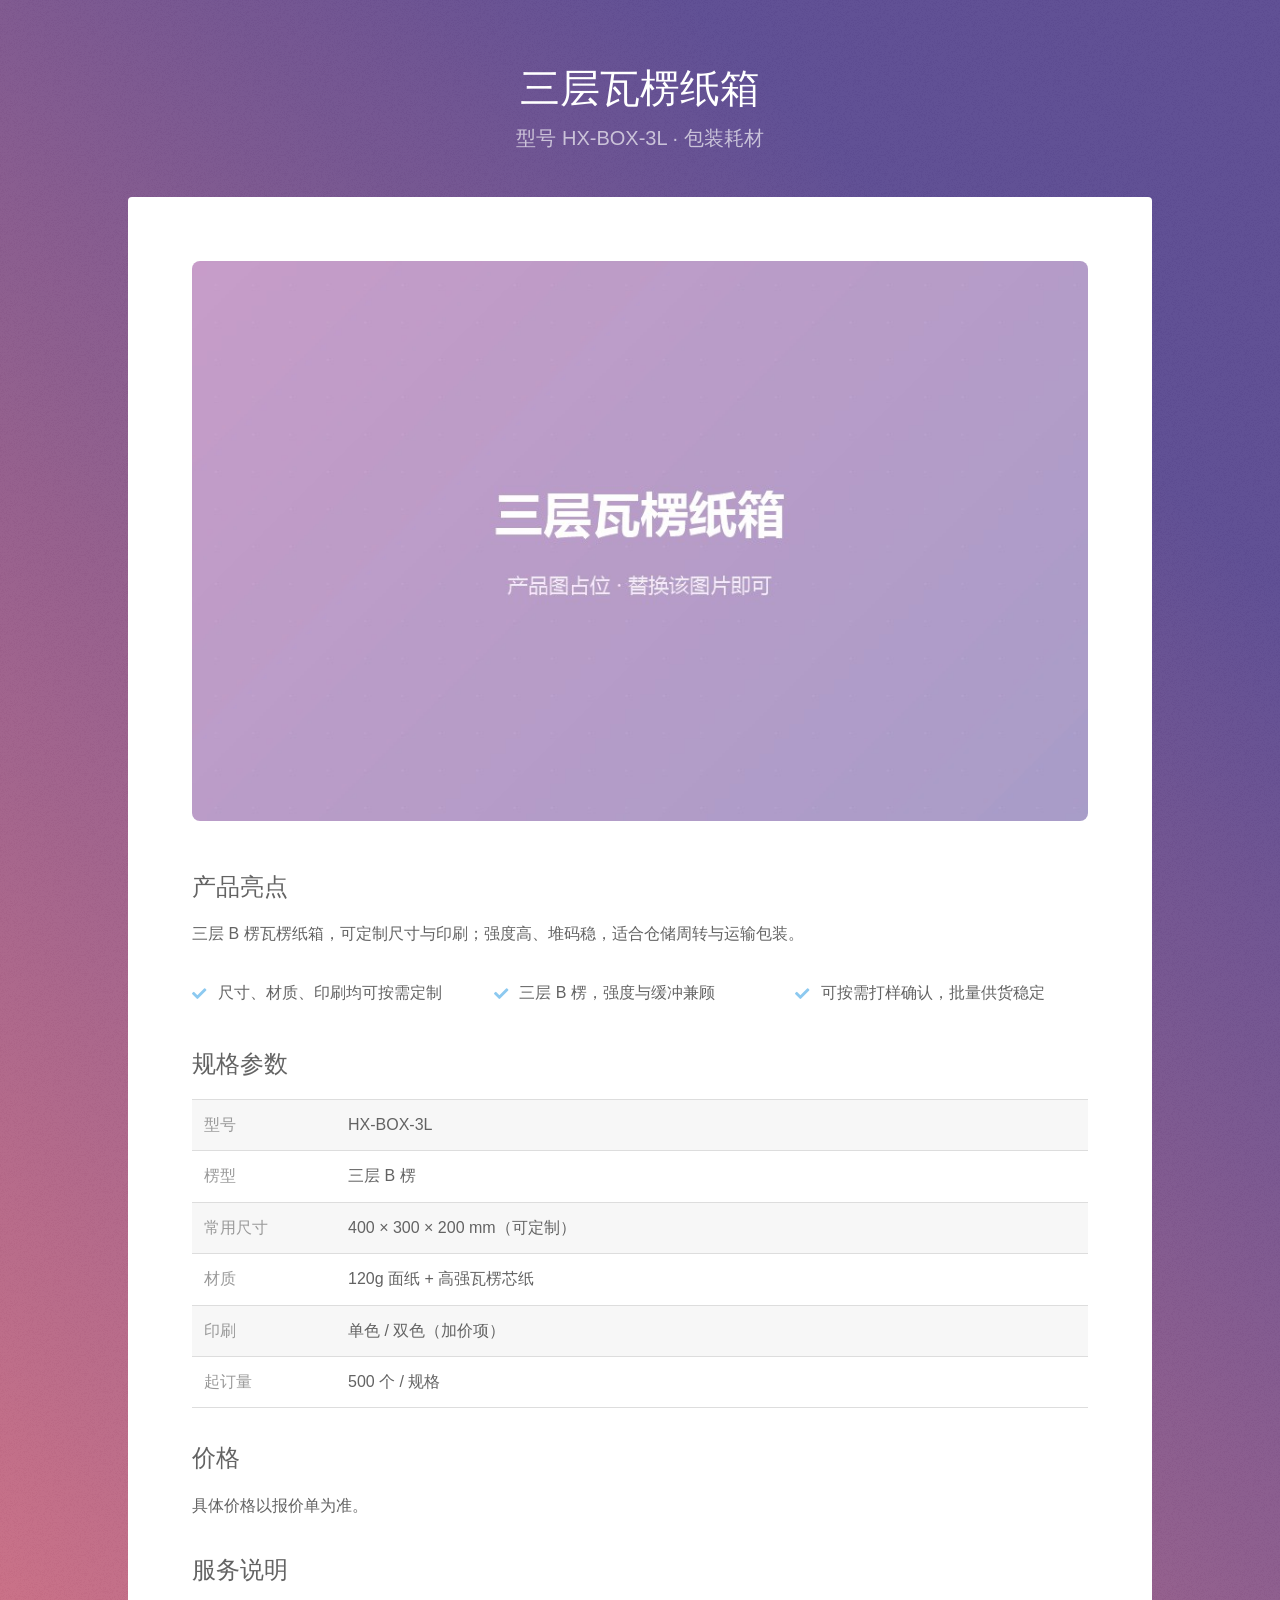
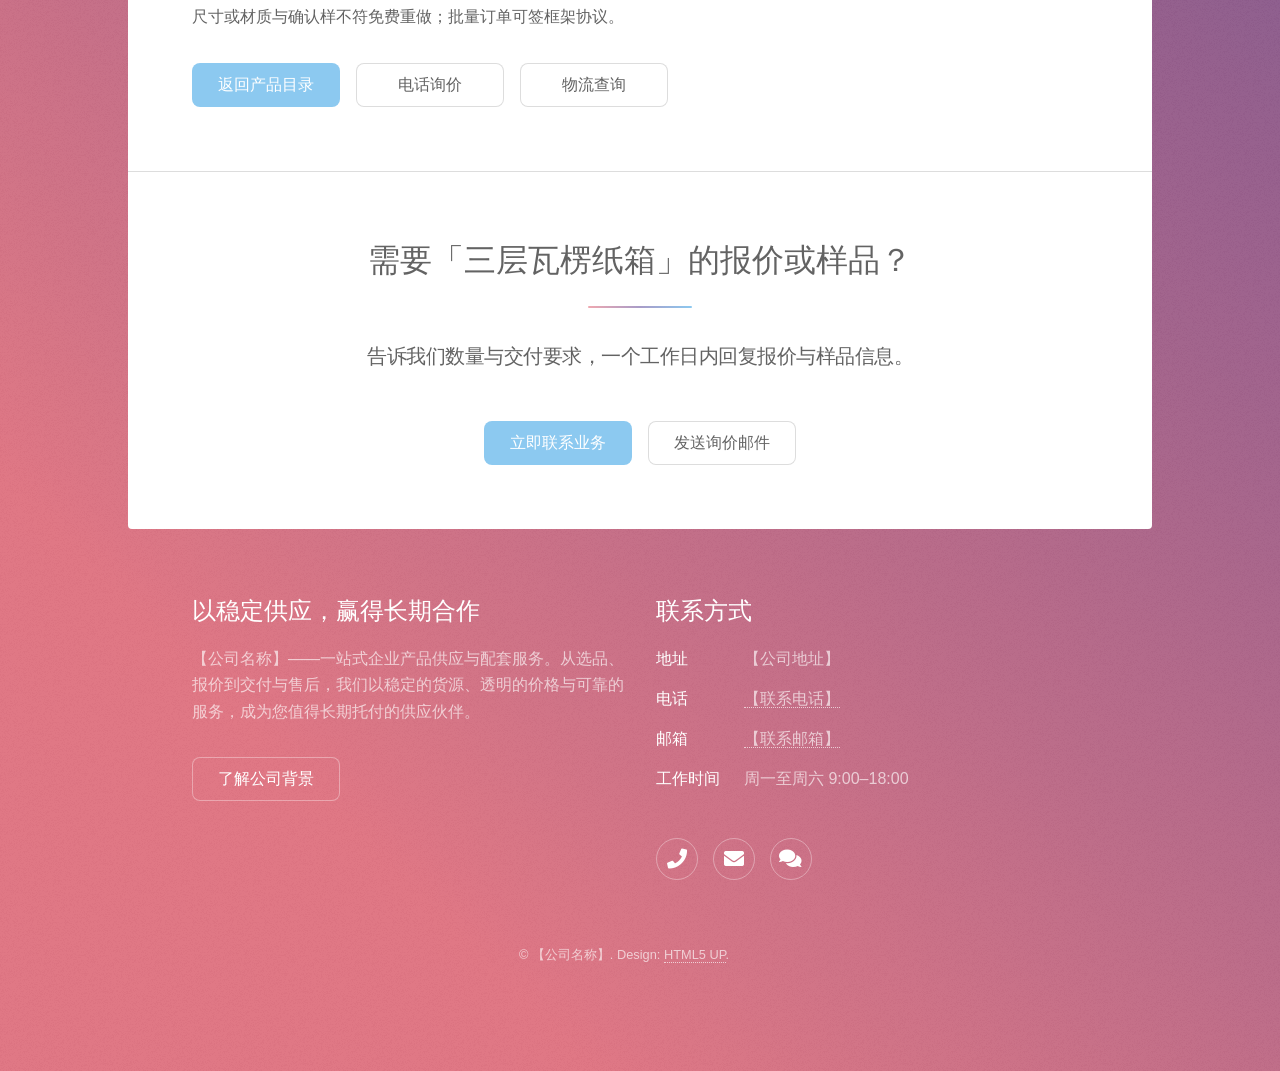
<file: stellar/product-cardboard-box.html>
<!DOCTYPE HTML>
<!--
	Stellar by HTML5 UP
	html5up.net | @ajlkn
	Free for personal and commercial use under the CCA 3.0 license (html5up.net/license)

	产品详情页：三层瓦楞纸箱（正文由 assets/js/products-data.js 渲染，支持中英切换）
	模板版权署名 Design: HTML5 UP 需保留（CCA 3.0）
-->
<html lang="zh-CN">
	<head>
		<meta charset="utf-8" />
		<meta name="viewport" content="width=device-width, initial-scale=1" />
		<title>三层瓦楞纸箱｜产品详情｜【公司名称】</title>
		<meta name="description" content="三层 B 楞瓦楞纸箱（HX-BOX-3L）：尺寸、材质、印刷均可定制，500 个起订，支持打样确认。查看完整规格参数与服务说明。" />
		<meta name="theme-color" content="#5f4d93" />
		<link rel="icon" type="image/svg+xml" href="images/logo.svg" />

		<!-- Open Graph / 社交分享 -->
		<meta property="og:type" content="product" />
		<meta property="og:site_name" content="【公司名称】" />
		<meta property="og:title" content="三层瓦楞纸箱｜产品详情｜【公司名称】" />
		<meta property="og:description" content="尺寸、材质、印刷均可定制；500 个起订，支持打样确认。" />
		<meta property="og:url" content="https://example.com/stellar/product-cardboard-box.html" />
		<meta property="og:image" content="https://example.com/stellar/images/prod-cardboard-box.jpg" />
		<meta property="og:image:width" content="960" />
		<meta property="og:image:height" content="600" />
		<meta property="og:locale" content="zh_CN" />
		<meta name="twitter:card" content="summary_large_image" />
		<meta name="twitter:title" content="三层瓦楞纸箱｜产品详情｜【公司名称】" />
		<meta name="twitter:description" content="尺寸、材质、印刷均可定制；500 个起订，支持打样确认。" />
		<meta name="twitter:image" content="https://example.com/stellar/images/prod-cardboard-box.jpg" />

		<script>
			/* 提前应用已保存的语言，减少切换闪烁 */
			(function () {
				try {
					if (localStorage.getItem('stellar-lang') === 'en') document.documentElement.lang = 'en';
				} catch (e) { /* 隐私模式下忽略 */ }
			})();
		</script>

		<link rel="stylesheet" href="assets/css/main.css" />
		<link rel="stylesheet" href="assets/css/custom.css" />
		<link rel="stylesheet" href="assets/css/products.css" />
		<link rel="stylesheet" href="assets/css/site.css" />
		<noscript><link rel="stylesheet" href="assets/css/noscript.css" /></noscript>
	</head>
	<body class="is-preload" data-product="cardboard-box">

		<!-- 移动端顶栏（≤736px 显示） -->
		<div class="topbar" id="topbar">
			<a class="topbar-brand" href="index.html" data-i18n="brand">【公司名称】</a>
			<div class="topbar-actions">
				<div class="lang-switch" role="group" data-i18n-aria="langAria">
					<button type="button" data-lang="zh" aria-pressed="true">中</button>
					<button type="button" data-lang="en" aria-pressed="false">EN</button>
				</div>
				<button class="hamburger" id="navToggle" type="button" aria-expanded="false" aria-controls="navDrawer" data-i18n-aria="menuOpen">
					<span class="hamburger-box"><span class="hamburger-inner"></span></span>
				</button>
			</div>
		</div>
		<div class="nav-backdrop" id="navBackdrop"></div>
		<nav class="nav-drawer" id="navDrawer" data-i18n-aria="drawerAria">
			<ul>
				<li><a href="index.html#intro" data-i18n="navIntro">公司背景</a></li>
				<li><a href="index.html#services" data-i18n="navServices">服务能力</a></li>
				<li><a href="index.html#products" data-i18n="navProducts">产品目录</a></li>
				<li><a href="index.html#logistics" data-i18n="navLogistics">物流查询</a></li>
				<li><a href="index.html#cta" data-i18n="navContact">联系我们</a></li>
			</ul>
		</nav>

		<!-- Wrapper -->
			<div id="wrapper">

				<!-- Header -->
					<header id="header">
						<h1 id="prodName">三层瓦楞纸箱</h1>
						<p id="prodHeadSub">型号 HX-BOX-3L · 包装耗材</p>
					</header>

				<!-- Main -->
					<div id="main">

						<!-- 产品详情 -->
							<section id="content" class="main">
								<div id="prodDetail"></div>
								<noscript><p>本页详情需要启用 JavaScript 显示；请致电【联系电话】，或<a href="index.html#products">返回产品目录</a>。</p></noscript>
							</section>

						<!-- 询价 -->
							<section id="cta" class="main special">
								<header class="major">
									<h2 id="prodCtaTitle">需要「三层瓦楞纸箱」的报价或样品？</h2>
									<p data-i18n="needQuoteDesc">告诉我们数量与交付要求，一个工作日内回复报价与样品信息。</p>
								</header>
								<footer class="major">
									<ul class="actions special">
										<li><a href="tel:000-0000-0000" class="button primary" data-i18n="ctaCall">立即联系业务</a></li>
										<li><a href="mailto:contact@example.com" class="button" data-i18n="ctaMail">发送询价邮件</a></li>
									</ul>
								</footer>
							</section>

					</div>

				<!-- Footer -->
					<footer id="footer">
						<section>
							<h2 data-i18n="footerAboutTitle">以稳定供应，赢得长期合作</h2>
							<p data-i18n="footerAboutText">【公司名称】——一站式企业产品供应与配套服务。从选品、报价到交付与售后，我们以稳定的货源、透明的价格与可靠的服务，成为您值得长期托付的供应伙伴。</p>
							<ul class="actions">
								<li><a href="index.html" class="button" data-i18n="footerAboutBtn">了解公司背景</a></li>
							</ul>
						</section>
						<section>
							<h2 data-i18n="footerContactTitle">联系方式</h2>
							<dl class="alt">
								<dt data-i18n="dtAddress">地址</dt>
								<dd data-i18n="ddAddress">【公司地址】</dd>
								<dt data-i18n="dtPhone">电话</dt>
								<dd><a href="tel:000-0000-0000" data-i18n="ddPhone">【联系电话】</a></dd>
								<dt data-i18n="dtEmail">邮箱</dt>
								<dd><a href="mailto:contact@example.com" data-i18n="ddEmail">【联系邮箱】</a></dd>
								<dt data-i18n="dtHours">工作时间</dt>
								<dd data-i18n="ddHours">周一至周六 9:00–18:00</dd>
							</dl>
							<ul class="icons">
								<li><a href="tel:000-0000-0000" class="icon solid fa-phone alt" data-i18n-aria="iconAriaPhone"><span class="label">电话</span></a></li>
								<li><a href="mailto:contact@example.com" class="icon solid fa-envelope alt" data-i18n-aria="iconAriaMail"><span class="label">邮箱</span></a></li>
								<li><a href="index.html#cta" class="icon solid fa-comments alt" data-i18n-aria="iconAriaContact"><span class="label">联系我们</span></a></li>
							</ul>
						</section>
						<p class="copyright" data-i18n-html="copyright">&copy; 【公司名称】. Design: <a href="https://html5up.net">HTML5 UP</a>.</p>
					</footer>

			</div>

		<!-- Scripts -->
			<script src="assets/js/jquery.min.js"></script>
			<script src="assets/js/jquery.scrollex.min.js"></script>
			<script src="assets/js/jquery.scrolly.min.js"></script>
			<script src="assets/js/browser.min.js"></script>
			<script src="assets/js/breakpoints.min.js"></script>
			<script src="assets/js/util.js"></script>
			<script src="assets/js/main.js"></script>
			<script src="assets/js/products-data.js"></script>
			<script src="assets/js/site.js"></script>
			<script src="assets/js/products.js"></script>

	</body>
</html>
</file>
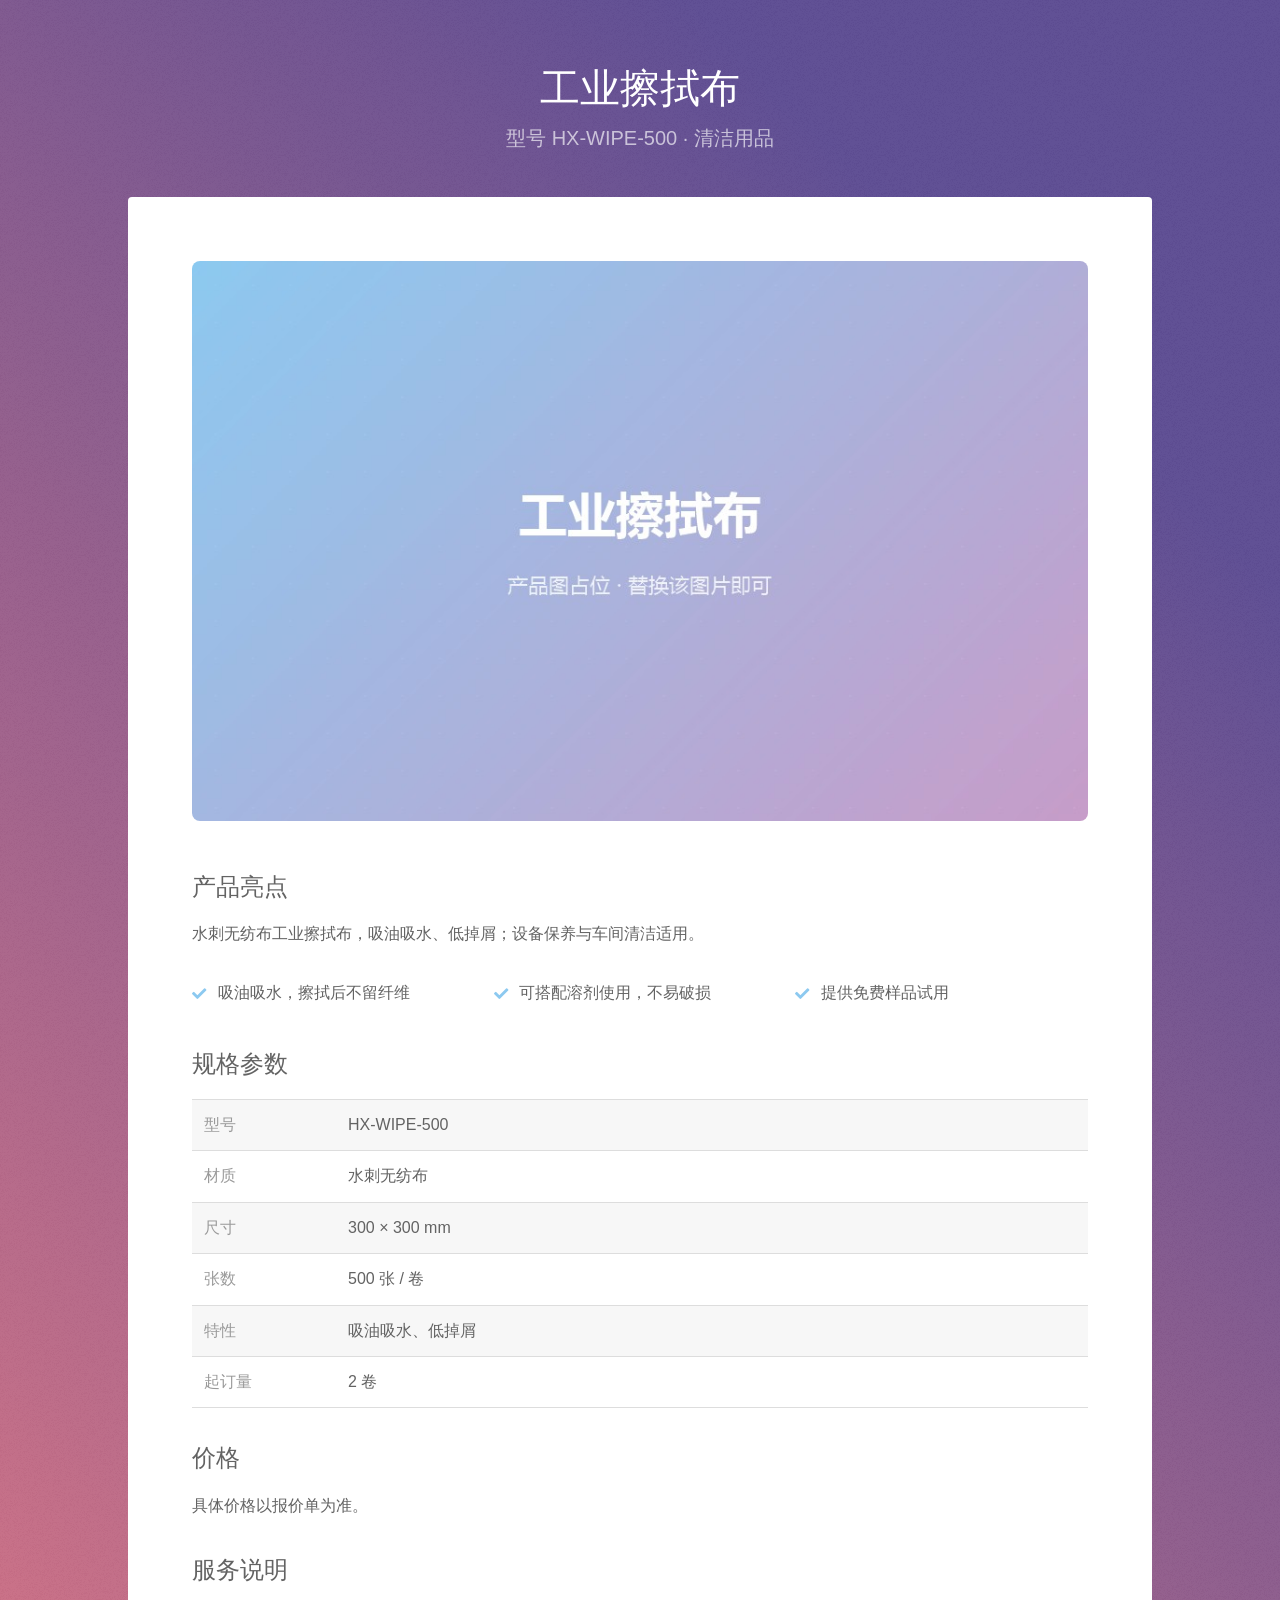
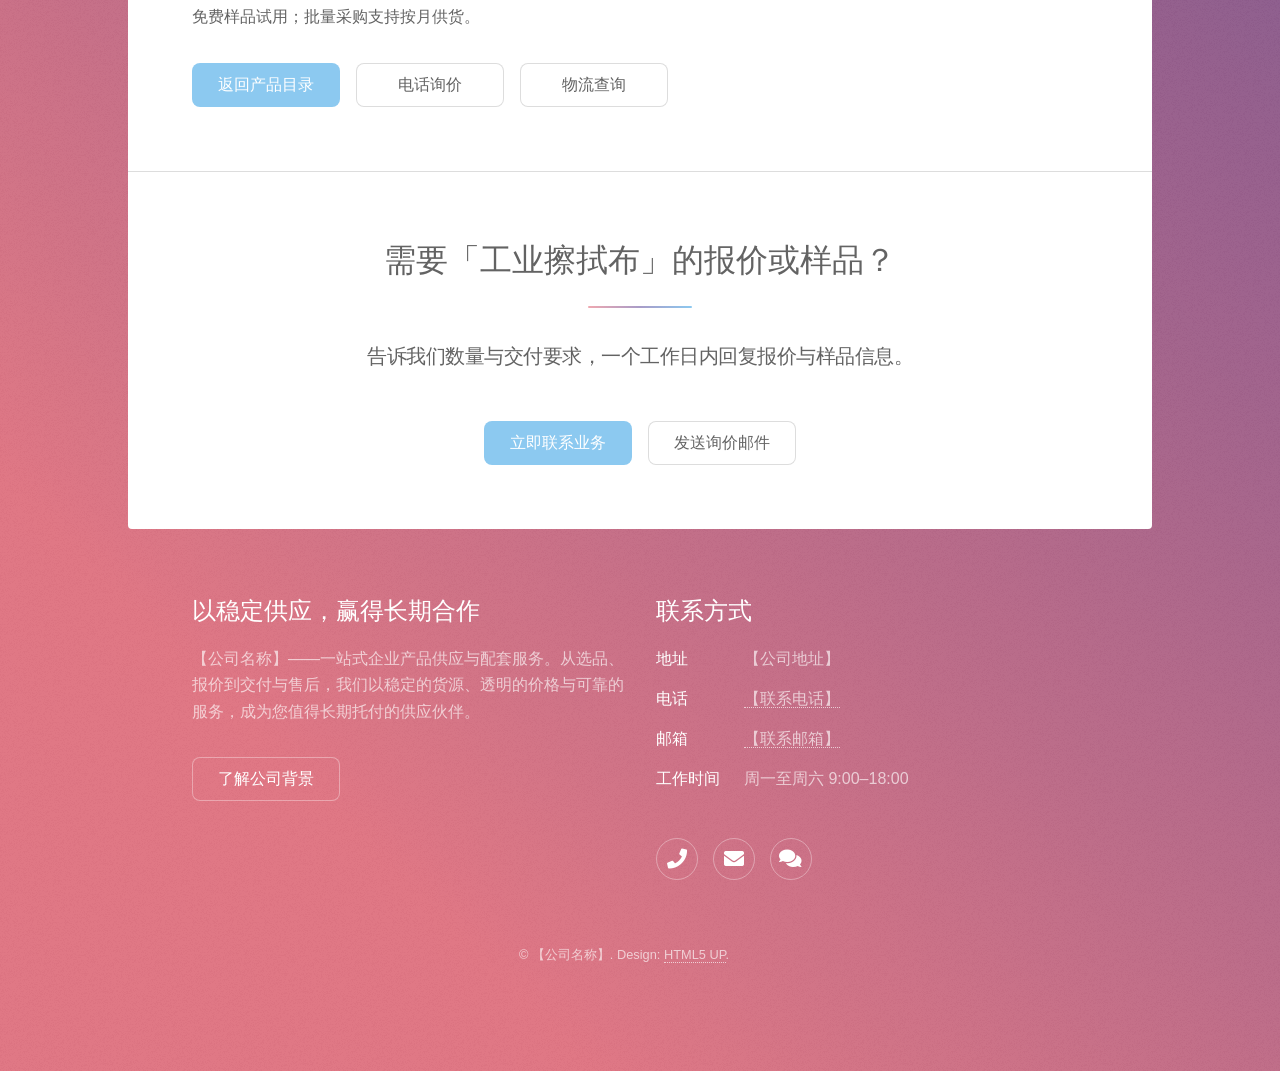
<file: stellar/product-cleaning-wipes.html>
<!DOCTYPE HTML>
<!--
	Stellar by HTML5 UP
	html5up.net | @ajlkn
	Free for personal and commercial use under the CCA 3.0 license (html5up.net/license)

	产品详情页：工业擦拭布（正文由 assets/js/products-data.js 渲染，支持中英切换）
	模板版权署名 Design: HTML5 UP 需保留（CCA 3.0）
-->
<html lang="zh-CN">
	<head>
		<meta charset="utf-8" />
		<meta name="viewport" content="width=device-width, initial-scale=1" />
		<title>工业擦拭布｜产品详情｜【公司名称】</title>
		<meta name="description" content="工业擦拭布（HX-WIPE-500）：水刺无纺布，300×300mm、500 张/卷，吸油吸水、低掉屑；提供免费样品试用。查看完整规格参数与服务说明。" />
		<meta name="theme-color" content="#5f4d93" />
		<link rel="icon" type="image/svg+xml" href="images/logo.svg" />

		<!-- Open Graph / 社交分享 -->
		<meta property="og:type" content="product" />
		<meta property="og:site_name" content="【公司名称】" />
		<meta property="og:title" content="工业擦拭布｜产品详情｜【公司名称】" />
		<meta property="og:description" content="水刺无纺布，300×300mm、500 张/卷，吸油吸水、低掉屑；提供免费样品试用。" />
		<meta property="og:url" content="https://example.com/stellar/product-cleaning-wipes.html" />
		<meta property="og:image" content="https://example.com/stellar/images/prod-cleaning-wipes.jpg" />
		<meta property="og:image:width" content="960" />
		<meta property="og:image:height" content="600" />
		<meta property="og:locale" content="zh_CN" />
		<meta name="twitter:card" content="summary_large_image" />
		<meta name="twitter:title" content="工业擦拭布｜产品详情｜【公司名称】" />
		<meta name="twitter:description" content="水刺无纺布，300×300mm、500 张/卷，吸油吸水、低掉屑；提供免费样品试用。" />
		<meta name="twitter:image" content="https://example.com/stellar/images/prod-cleaning-wipes.jpg" />

		<script>
			/* 提前应用已保存的语言，减少切换闪烁 */
			(function () {
				try {
					if (localStorage.getItem('stellar-lang') === 'en') document.documentElement.lang = 'en';
				} catch (e) { /* 隐私模式下忽略 */ }
			})();
		</script>

		<link rel="stylesheet" href="assets/css/main.css" />
		<link rel="stylesheet" href="assets/css/custom.css" />
		<link rel="stylesheet" href="assets/css/products.css" />
		<link rel="stylesheet" href="assets/css/site.css" />
		<noscript><link rel="stylesheet" href="assets/css/noscript.css" /></noscript>
	</head>
	<body class="is-preload" data-product="cleaning-wipes">

		<!-- 移动端顶栏（≤736px 显示） -->
		<div class="topbar" id="topbar">
			<a class="topbar-brand" href="index.html" data-i18n="brand">【公司名称】</a>
			<div class="topbar-actions">
				<div class="lang-switch" role="group" data-i18n-aria="langAria">
					<button type="button" data-lang="zh" aria-pressed="true">中</button>
					<button type="button" data-lang="en" aria-pressed="false">EN</button>
				</div>
				<button class="hamburger" id="navToggle" type="button" aria-expanded="false" aria-controls="navDrawer" data-i18n-aria="menuOpen">
					<span class="hamburger-box"><span class="hamburger-inner"></span></span>
				</button>
			</div>
		</div>
		<div class="nav-backdrop" id="navBackdrop"></div>
		<nav class="nav-drawer" id="navDrawer" data-i18n-aria="drawerAria">
			<ul>
				<li><a href="index.html#intro" data-i18n="navIntro">公司背景</a></li>
				<li><a href="index.html#services" data-i18n="navServices">服务能力</a></li>
				<li><a href="index.html#products" data-i18n="navProducts">产品目录</a></li>
				<li><a href="index.html#logistics" data-i18n="navLogistics">物流查询</a></li>
				<li><a href="index.html#cta" data-i18n="navContact">联系我们</a></li>
			</ul>
		</nav>

		<!-- Wrapper -->
			<div id="wrapper">

				<!-- Header -->
					<header id="header">
						<h1 id="prodName">工业擦拭布</h1>
						<p id="prodHeadSub">型号 HX-WIPE-500 · 清洁用品</p>
					</header>

				<!-- Main -->
					<div id="main">

						<!-- 产品详情 -->
							<section id="content" class="main">
								<div id="prodDetail"></div>
								<noscript><p>本页详情需要启用 JavaScript 显示；请致电【联系电话】，或<a href="index.html#products">返回产品目录</a>。</p></noscript>
							</section>

						<!-- 询价 -->
							<section id="cta" class="main special">
								<header class="major">
									<h2 id="prodCtaTitle">需要「工业擦拭布」的报价或样品？</h2>
									<p data-i18n="needQuoteDesc">告诉我们数量与交付要求，一个工作日内回复报价与样品信息。</p>
								</header>
								<footer class="major">
									<ul class="actions special">
										<li><a href="tel:000-0000-0000" class="button primary" data-i18n="ctaCall">立即联系业务</a></li>
										<li><a href="mailto:contact@example.com" class="button" data-i18n="ctaMail">发送询价邮件</a></li>
									</ul>
								</footer>
							</section>

					</div>

				<!-- Footer -->
					<footer id="footer">
						<section>
							<h2 data-i18n="footerAboutTitle">以稳定供应，赢得长期合作</h2>
							<p data-i18n="footerAboutText">【公司名称】——一站式企业产品供应与配套服务。从选品、报价到交付与售后，我们以稳定的货源、透明的价格与可靠的服务，成为您值得长期托付的供应伙伴。</p>
							<ul class="actions">
								<li><a href="index.html" class="button" data-i18n="footerAboutBtn">了解公司背景</a></li>
							</ul>
						</section>
						<section>
							<h2 data-i18n="footerContactTitle">联系方式</h2>
							<dl class="alt">
								<dt data-i18n="dtAddress">地址</dt>
								<dd data-i18n="ddAddress">【公司地址】</dd>
								<dt data-i18n="dtPhone">电话</dt>
								<dd><a href="tel:000-0000-0000" data-i18n="ddPhone">【联系电话】</a></dd>
								<dt data-i18n="dtEmail">邮箱</dt>
								<dd><a href="mailto:contact@example.com" data-i18n="ddEmail">【联系邮箱】</a></dd>
								<dt data-i18n="dtHours">工作时间</dt>
								<dd data-i18n="ddHours">周一至周六 9:00–18:00</dd>
							</dl>
							<ul class="icons">
								<li><a href="tel:000-0000-0000" class="icon solid fa-phone alt" data-i18n-aria="iconAriaPhone"><span class="label">电话</span></a></li>
								<li><a href="mailto:contact@example.com" class="icon solid fa-envelope alt" data-i18n-aria="iconAriaMail"><span class="label">邮箱</span></a></li>
								<li><a href="index.html#cta" class="icon solid fa-comments alt" data-i18n-aria="iconAriaContact"><span class="label">联系我们</span></a></li>
							</ul>
						</section>
						<p class="copyright" data-i18n-html="copyright">&copy; 【公司名称】. Design: <a href="https://html5up.net">HTML5 UP</a>.</p>
					</footer>

			</div>

		<!-- Scripts -->
			<script src="assets/js/jquery.min.js"></script>
			<script src="assets/js/jquery.scrollex.min.js"></script>
			<script src="assets/js/jquery.scrolly.min.js"></script>
			<script src="assets/js/browser.min.js"></script>
			<script src="assets/js/breakpoints.min.js"></script>
			<script src="assets/js/util.js"></script>
			<script src="assets/js/main.js"></script>
			<script src="assets/js/products-data.js"></script>
			<script src="assets/js/site.js"></script>
			<script src="assets/js/products.js"></script>

	</body>
</html>
</file>
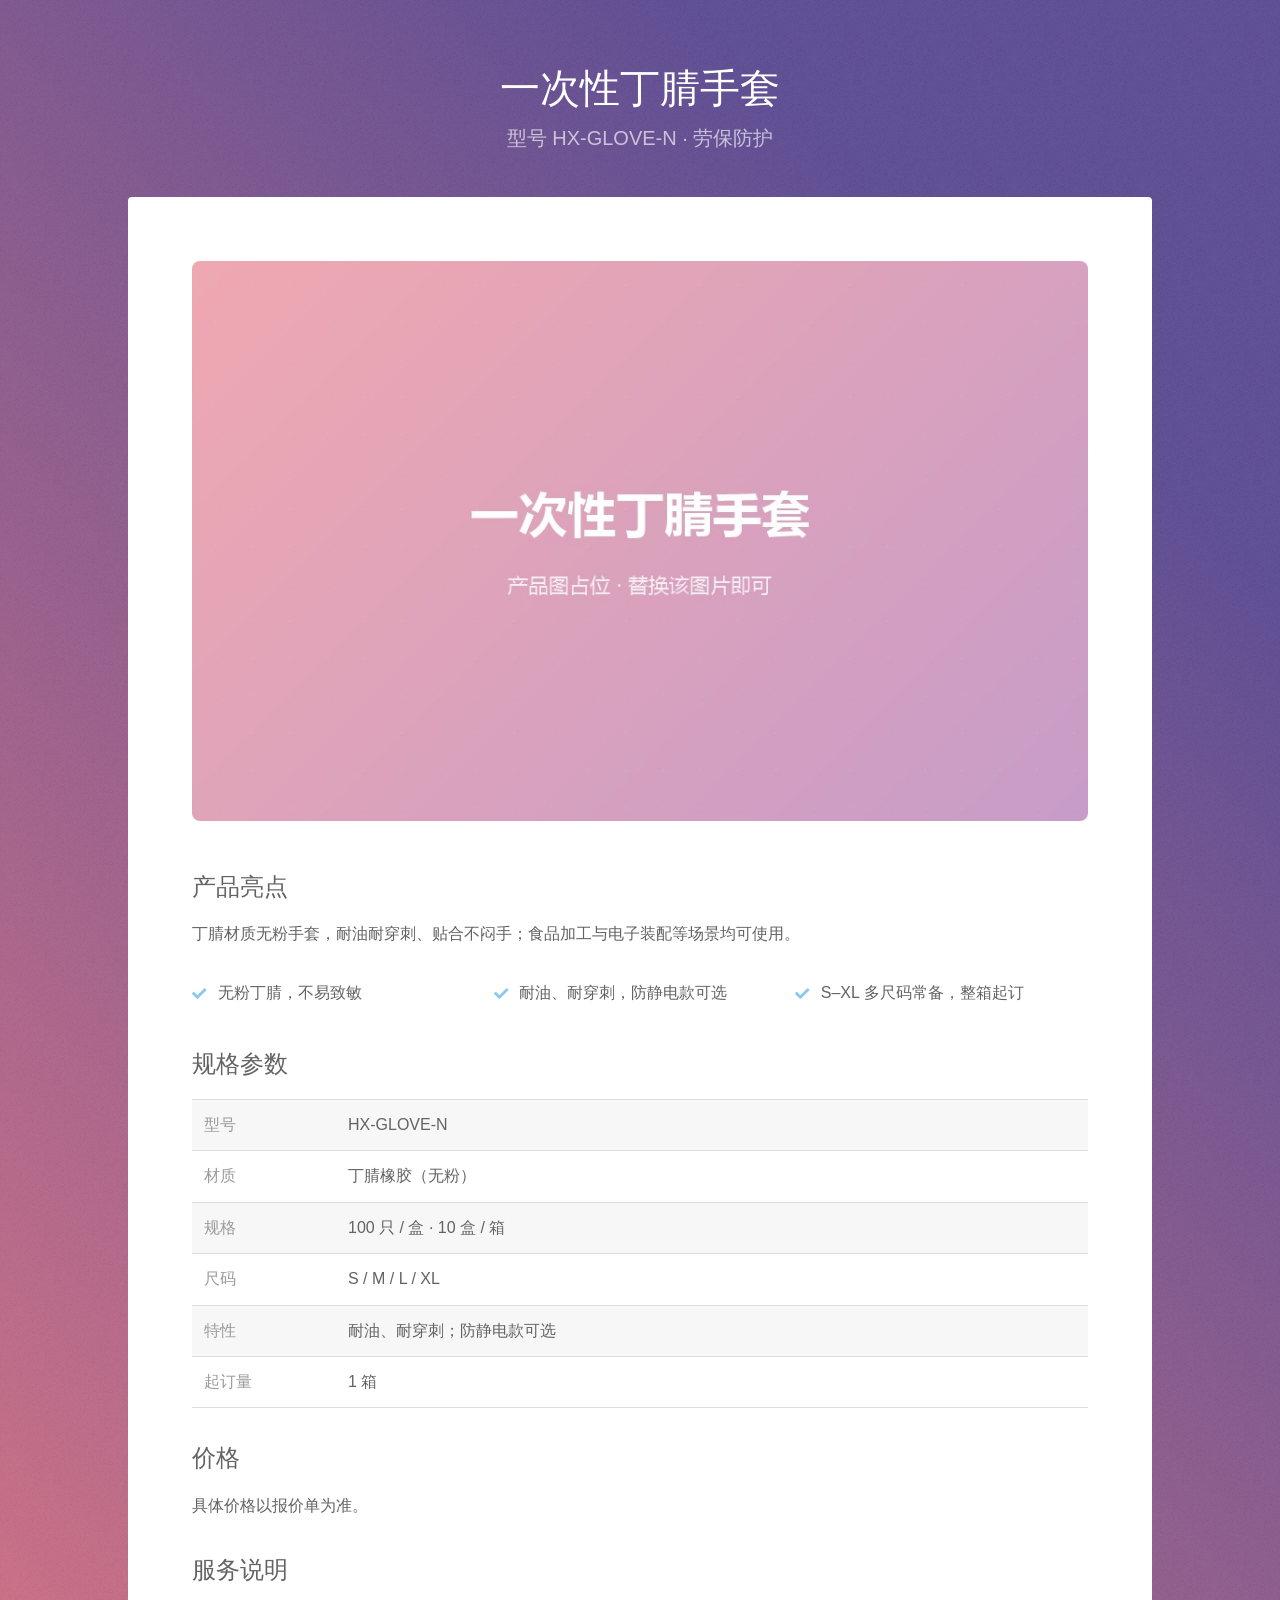
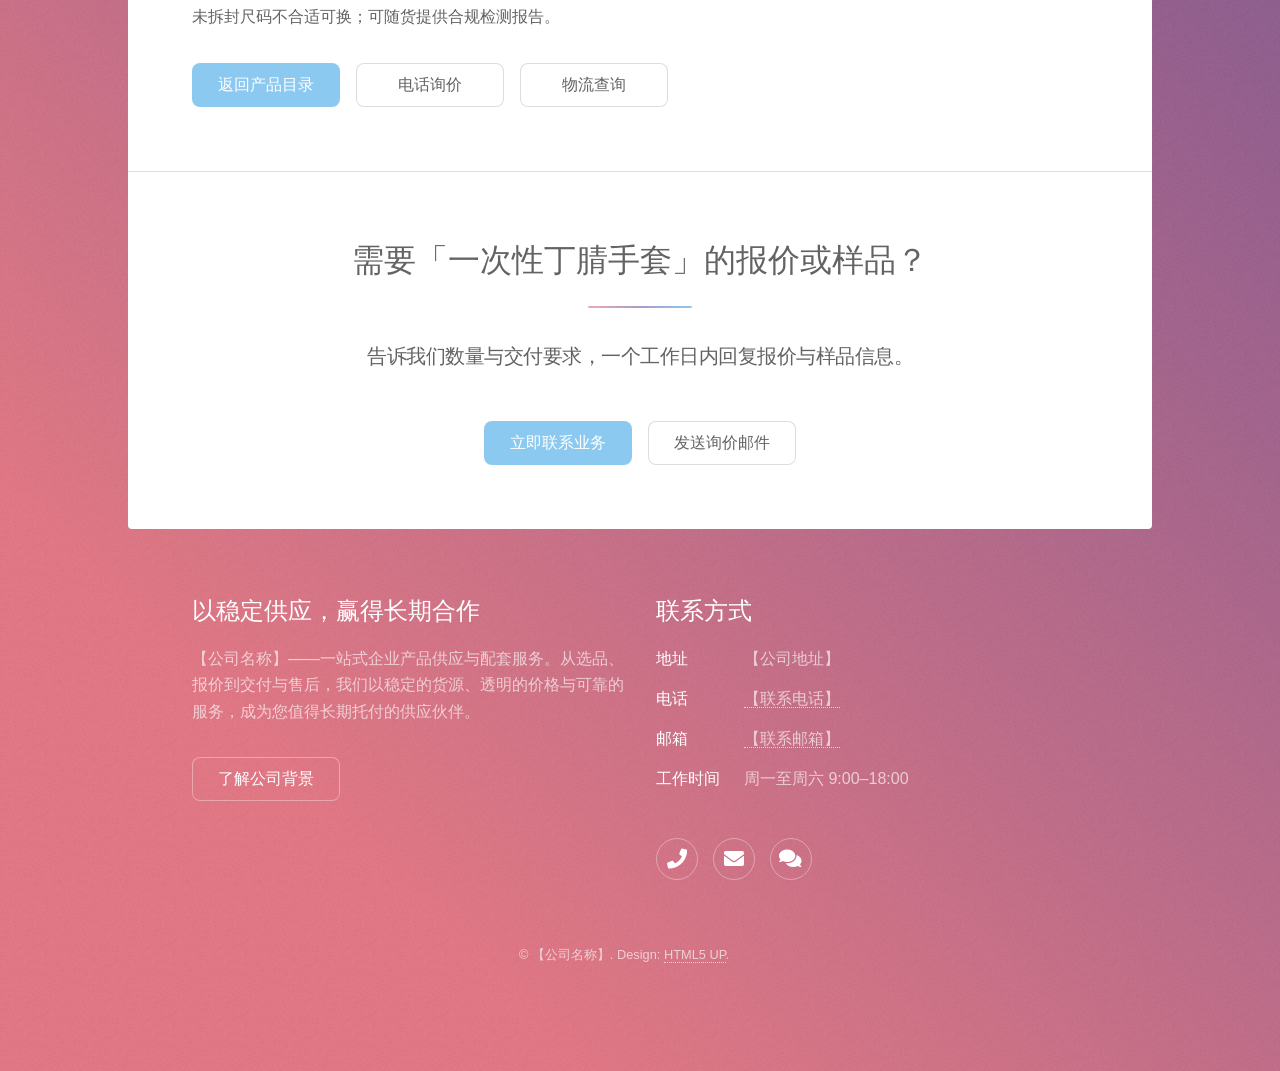
<file: stellar/product-nitrile-gloves.html>
<!DOCTYPE HTML>
<!--
	Stellar by HTML5 UP
	html5up.net | @ajlkn
	Free for personal and commercial use under the CCA 3.0 license (html5up.net/license)

	产品详情页：一次性丁腈手套（正文由 assets/js/products-data.js 渲染，支持中英切换）
	模板版权署名 Design: HTML5 UP 需保留（CCA 3.0）
-->
<html lang="zh-CN">
	<head>
		<meta charset="utf-8" />
		<meta name="viewport" content="width=device-width, initial-scale=1" />
		<title>一次性丁腈手套｜产品详情｜【公司名称】</title>
		<meta name="description" content="一次性丁腈手套（HX-GLOVE-N）：无粉丁腈材质，耐油耐穿刺，S–XL 多尺码；整箱起订。查看完整规格参数与服务说明。" />
		<meta name="theme-color" content="#5f4d93" />
		<link rel="icon" type="image/svg+xml" href="images/logo.svg" />

		<!-- Open Graph / 社交分享 -->
		<meta property="og:type" content="product" />
		<meta property="og:site_name" content="【公司名称】" />
		<meta property="og:title" content="一次性丁腈手套｜产品详情｜【公司名称】" />
		<meta property="og:description" content="无粉丁腈，耐油耐穿刺；S–XL 多尺码，整箱起订。" />
		<meta property="og:url" content="https://example.com/stellar/product-nitrile-gloves.html" />
		<meta property="og:image" content="https://example.com/stellar/images/prod-nitrile-gloves.jpg" />
		<meta property="og:image:width" content="960" />
		<meta property="og:image:height" content="600" />
		<meta property="og:locale" content="zh_CN" />
		<meta name="twitter:card" content="summary_large_image" />
		<meta name="twitter:title" content="一次性丁腈手套｜产品详情｜【公司名称】" />
		<meta name="twitter:description" content="无粉丁腈，耐油耐穿刺；S–XL 多尺码，整箱起订。" />
		<meta name="twitter:image" content="https://example.com/stellar/images/prod-nitrile-gloves.jpg" />

		<script>
			/* 提前应用已保存的语言，减少切换闪烁 */
			(function () {
				try {
					if (localStorage.getItem('stellar-lang') === 'en') document.documentElement.lang = 'en';
				} catch (e) { /* 隐私模式下忽略 */ }
			})();
		</script>

		<link rel="stylesheet" href="assets/css/main.css" />
		<link rel="stylesheet" href="assets/css/custom.css" />
		<link rel="stylesheet" href="assets/css/products.css" />
		<link rel="stylesheet" href="assets/css/site.css" />
		<noscript><link rel="stylesheet" href="assets/css/noscript.css" /></noscript>
	</head>
	<body class="is-preload" data-product="nitrile-gloves">

		<!-- 移动端顶栏（≤736px 显示） -->
		<div class="topbar" id="topbar">
			<a class="topbar-brand" href="index.html" data-i18n="brand">【公司名称】</a>
			<div class="topbar-actions">
				<div class="lang-switch" role="group" data-i18n-aria="langAria">
					<button type="button" data-lang="zh" aria-pressed="true">中</button>
					<button type="button" data-lang="en" aria-pressed="false">EN</button>
				</div>
				<button class="hamburger" id="navToggle" type="button" aria-expanded="false" aria-controls="navDrawer" data-i18n-aria="menuOpen">
					<span class="hamburger-box"><span class="hamburger-inner"></span></span>
				</button>
			</div>
		</div>
		<div class="nav-backdrop" id="navBackdrop"></div>
		<nav class="nav-drawer" id="navDrawer" data-i18n-aria="drawerAria">
			<ul>
				<li><a href="index.html#intro" data-i18n="navIntro">公司背景</a></li>
				<li><a href="index.html#services" data-i18n="navServices">服务能力</a></li>
				<li><a href="index.html#products" data-i18n="navProducts">产品目录</a></li>
				<li><a href="index.html#logistics" data-i18n="navLogistics">物流查询</a></li>
				<li><a href="index.html#cta" data-i18n="navContact">联系我们</a></li>
			</ul>
		</nav>

		<!-- Wrapper -->
			<div id="wrapper">

				<!-- Header -->
					<header id="header">
						<h1 id="prodName">一次性丁腈手套</h1>
						<p id="prodHeadSub">型号 HX-GLOVE-N · 劳保防护</p>
					</header>

				<!-- Main -->
					<div id="main">

						<!-- 产品详情 -->
							<section id="content" class="main">
								<div id="prodDetail"></div>
								<noscript><p>本页详情需要启用 JavaScript 显示；请致电【联系电话】，或<a href="index.html#products">返回产品目录</a>。</p></noscript>
							</section>

						<!-- 询价 -->
							<section id="cta" class="main special">
								<header class="major">
									<h2 id="prodCtaTitle">需要「一次性丁腈手套」的报价或样品？</h2>
									<p data-i18n="needQuoteDesc">告诉我们数量与交付要求，一个工作日内回复报价与样品信息。</p>
								</header>
								<footer class="major">
									<ul class="actions special">
										<li><a href="tel:000-0000-0000" class="button primary" data-i18n="ctaCall">立即联系业务</a></li>
										<li><a href="mailto:contact@example.com" class="button" data-i18n="ctaMail">发送询价邮件</a></li>
									</ul>
								</footer>
							</section>

					</div>

				<!-- Footer -->
					<footer id="footer">
						<section>
							<h2 data-i18n="footerAboutTitle">以稳定供应，赢得长期合作</h2>
							<p data-i18n="footerAboutText">【公司名称】——一站式企业产品供应与配套服务。从选品、报价到交付与售后，我们以稳定的货源、透明的价格与可靠的服务，成为您值得长期托付的供应伙伴。</p>
							<ul class="actions">
								<li><a href="index.html" class="button" data-i18n="footerAboutBtn">了解公司背景</a></li>
							</ul>
						</section>
						<section>
							<h2 data-i18n="footerContactTitle">联系方式</h2>
							<dl class="alt">
								<dt data-i18n="dtAddress">地址</dt>
								<dd data-i18n="ddAddress">【公司地址】</dd>
								<dt data-i18n="dtPhone">电话</dt>
								<dd><a href="tel:000-0000-0000" data-i18n="ddPhone">【联系电话】</a></dd>
								<dt data-i18n="dtEmail">邮箱</dt>
								<dd><a href="mailto:contact@example.com" data-i18n="ddEmail">【联系邮箱】</a></dd>
								<dt data-i18n="dtHours">工作时间</dt>
								<dd data-i18n="ddHours">周一至周六 9:00–18:00</dd>
							</dl>
							<ul class="icons">
								<li><a href="tel:000-0000-0000" class="icon solid fa-phone alt" data-i18n-aria="iconAriaPhone"><span class="label">电话</span></a></li>
								<li><a href="mailto:contact@example.com" class="icon solid fa-envelope alt" data-i18n-aria="iconAriaMail"><span class="label">邮箱</span></a></li>
								<li><a href="index.html#cta" class="icon solid fa-comments alt" data-i18n-aria="iconAriaContact"><span class="label">联系我们</span></a></li>
							</ul>
						</section>
						<p class="copyright" data-i18n-html="copyright">&copy; 【公司名称】. Design: <a href="https://html5up.net">HTML5 UP</a>.</p>
					</footer>

			</div>

		<!-- Scripts -->
			<script src="assets/js/jquery.min.js"></script>
			<script src="assets/js/jquery.scrollex.min.js"></script>
			<script src="assets/js/jquery.scrolly.min.js"></script>
			<script src="assets/js/browser.min.js"></script>
			<script src="assets/js/breakpoints.min.js"></script>
			<script src="assets/js/util.js"></script>
			<script src="assets/js/main.js"></script>
			<script src="assets/js/products-data.js"></script>
			<script src="assets/js/site.js"></script>
			<script src="assets/js/products.js"></script>

	</body>
</html>
</file>
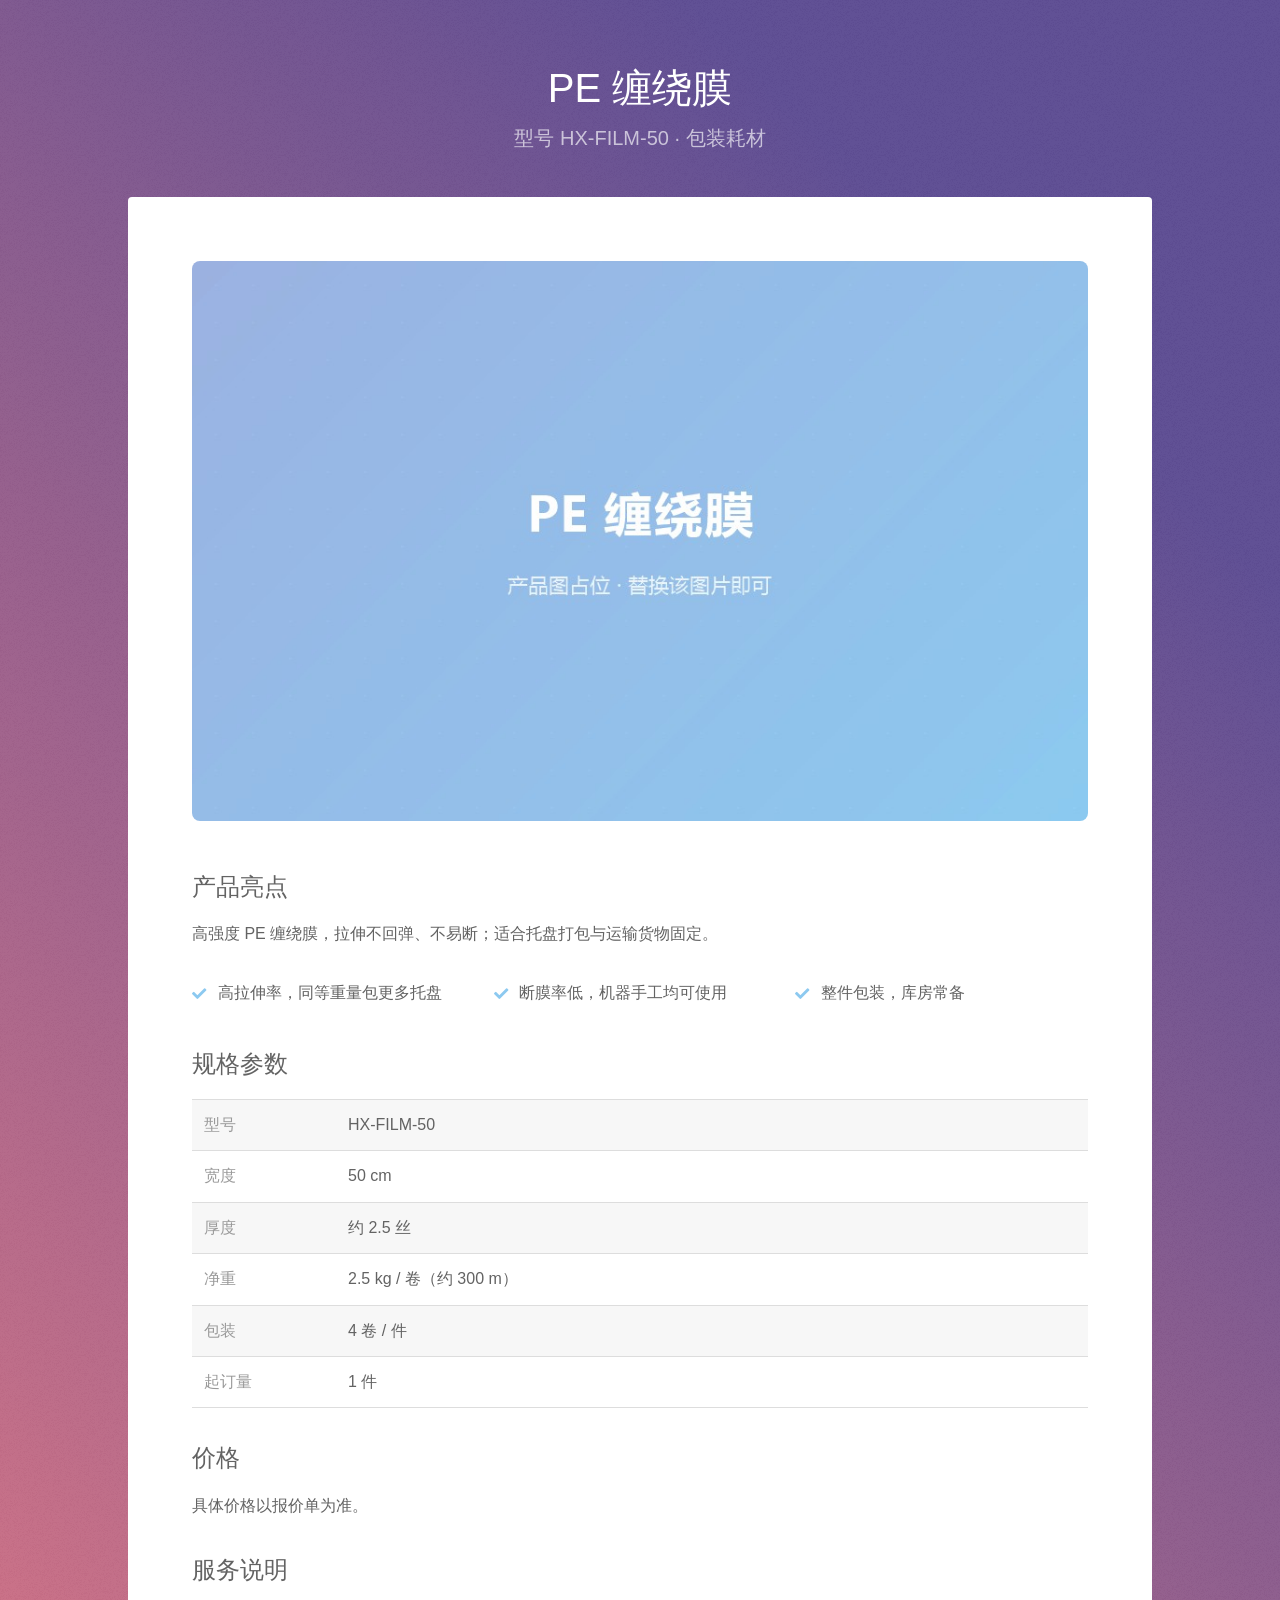
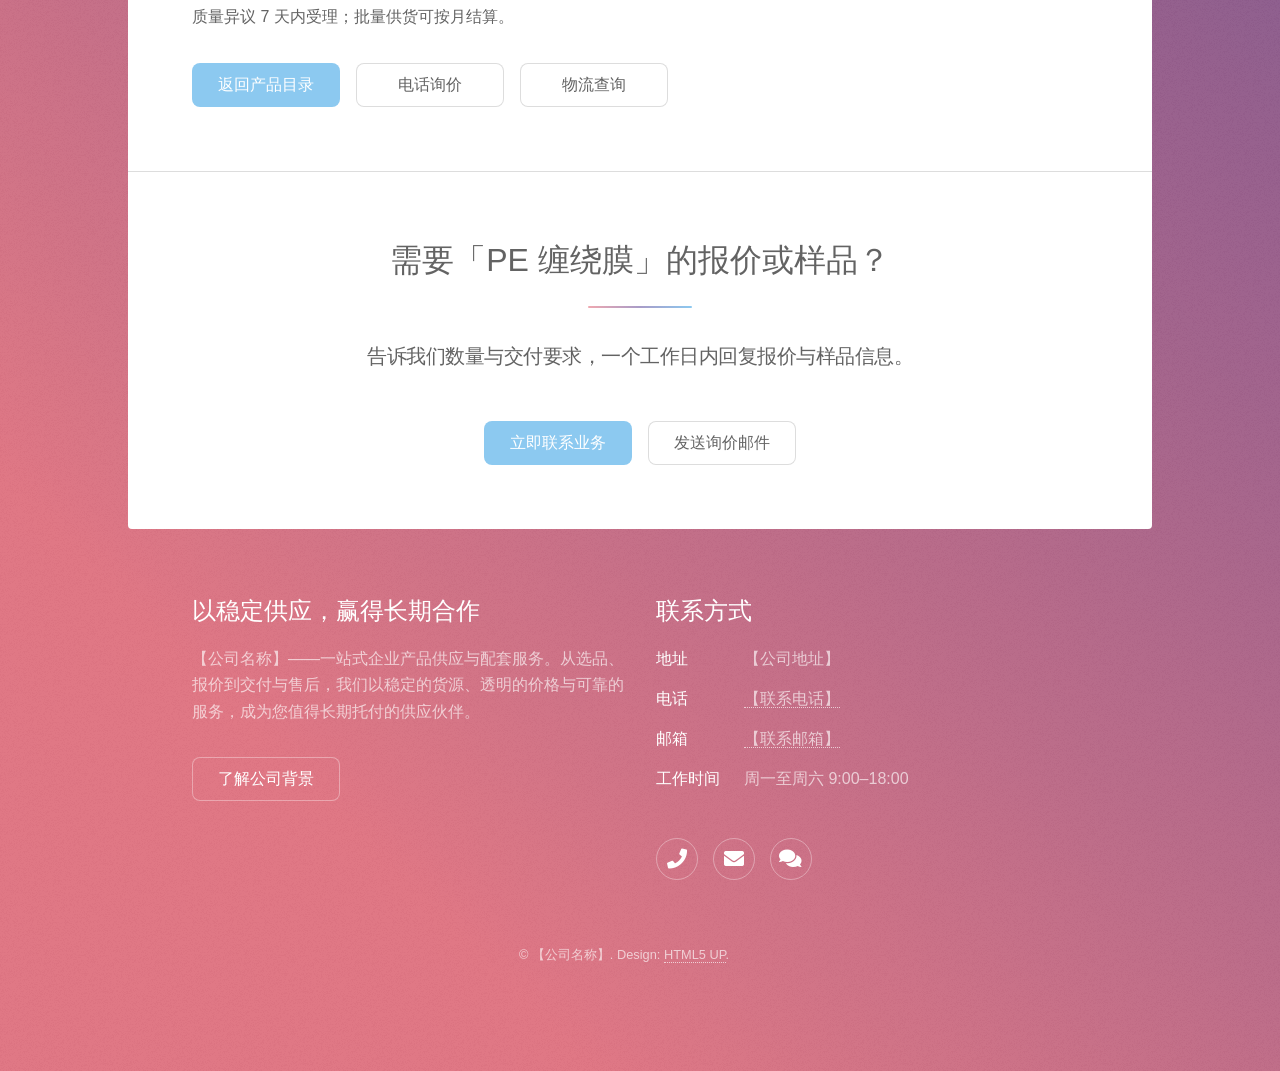
<file: stellar/product-stretch-film.html>
<!DOCTYPE HTML>
<!--
	Stellar by HTML5 UP
	html5up.net | @ajlkn
	Free for personal and commercial use under the CCA 3.0 license (html5up.net/license)

	产品详情页：PE 缠绕膜（正文由 assets/js/products-data.js 渲染，支持中英切换）
	模板版权署名 Design: HTML5 UP 需保留（CCA 3.0）
-->
<html lang="zh-CN">
	<head>
		<meta charset="utf-8" />
		<meta name="viewport" content="width=device-width, initial-scale=1" />
		<title>PE 缠绕膜｜产品详情｜【公司名称】</title>
		<meta name="description" content="PE 缠绕膜（HX-FILM-50）：宽度 50cm、厚约 2.5 丝、净重 2.5kg/卷；高拉伸率、低断膜率，整件起订。查看完整规格参数与服务说明。" />
		<meta name="theme-color" content="#5f4d93" />
		<link rel="icon" type="image/svg+xml" href="images/logo.svg" />

		<!-- Open Graph / 社交分享 -->
		<meta property="og:type" content="product" />
		<meta property="og:site_name" content="【公司名称】" />
		<meta property="og:title" content="PE 缠绕膜｜产品详情｜【公司名称】" />
		<meta property="og:description" content="50cm 宽、约 2.5 丝、净重 2.5kg/卷；高拉伸、低断膜率，整件起订。" />
		<meta property="og:url" content="https://example.com/stellar/product-stretch-film.html" />
		<meta property="og:image" content="https://example.com/stellar/images/prod-stretch-film.jpg" />
		<meta property="og:image:width" content="960" />
		<meta property="og:image:height" content="600" />
		<meta property="og:locale" content="zh_CN" />
		<meta name="twitter:card" content="summary_large_image" />
		<meta name="twitter:title" content="PE 缠绕膜｜产品详情｜【公司名称】" />
		<meta name="twitter:description" content="50cm 宽、约 2.5 丝、净重 2.5kg/卷；高拉伸、低断膜率，整件起订。" />
		<meta name="twitter:image" content="https://example.com/stellar/images/prod-stretch-film.jpg" />

		<script>
			/* 提前应用已保存的语言，减少切换闪烁 */
			(function () {
				try {
					if (localStorage.getItem('stellar-lang') === 'en') document.documentElement.lang = 'en';
				} catch (e) { /* 隐私模式下忽略 */ }
			})();
		</script>

		<link rel="stylesheet" href="assets/css/main.css" />
		<link rel="stylesheet" href="assets/css/custom.css" />
		<link rel="stylesheet" href="assets/css/products.css" />
		<link rel="stylesheet" href="assets/css/site.css" />
		<noscript><link rel="stylesheet" href="assets/css/noscript.css" /></noscript>
	</head>
	<body class="is-preload" data-product="stretch-film">

		<!-- 移动端顶栏（≤736px 显示） -->
		<div class="topbar" id="topbar">
			<a class="topbar-brand" href="index.html" data-i18n="brand">【公司名称】</a>
			<div class="topbar-actions">
				<div class="lang-switch" role="group" data-i18n-aria="langAria">
					<button type="button" data-lang="zh" aria-pressed="true">中</button>
					<button type="button" data-lang="en" aria-pressed="false">EN</button>
				</div>
				<button class="hamburger" id="navToggle" type="button" aria-expanded="false" aria-controls="navDrawer" data-i18n-aria="menuOpen">
					<span class="hamburger-box"><span class="hamburger-inner"></span></span>
				</button>
			</div>
		</div>
		<div class="nav-backdrop" id="navBackdrop"></div>
		<nav class="nav-drawer" id="navDrawer" data-i18n-aria="drawerAria">
			<ul>
				<li><a href="index.html#intro" data-i18n="navIntro">公司背景</a></li>
				<li><a href="index.html#services" data-i18n="navServices">服务能力</a></li>
				<li><a href="index.html#products" data-i18n="navProducts">产品目录</a></li>
				<li><a href="index.html#logistics" data-i18n="navLogistics">物流查询</a></li>
				<li><a href="index.html#cta" data-i18n="navContact">联系我们</a></li>
			</ul>
		</nav>

		<!-- Wrapper -->
			<div id="wrapper">

				<!-- Header -->
					<header id="header">
						<h1 id="prodName">PE 缠绕膜</h1>
						<p id="prodHeadSub">型号 HX-FILM-50 · 包装耗材</p>
					</header>

				<!-- Main -->
					<div id="main">

						<!-- 产品详情 -->
							<section id="content" class="main">
								<div id="prodDetail"></div>
								<noscript><p>本页详情需要启用 JavaScript 显示；请致电【联系电话】，或<a href="index.html#products">返回产品目录</a>。</p></noscript>
							</section>

						<!-- 询价 -->
							<section id="cta" class="main special">
								<header class="major">
									<h2 id="prodCtaTitle">需要「PE 缠绕膜」的报价或样品？</h2>
									<p data-i18n="needQuoteDesc">告诉我们数量与交付要求，一个工作日内回复报价与样品信息。</p>
								</header>
								<footer class="major">
									<ul class="actions special">
										<li><a href="tel:000-0000-0000" class="button primary" data-i18n="ctaCall">立即联系业务</a></li>
										<li><a href="mailto:contact@example.com" class="button" data-i18n="ctaMail">发送询价邮件</a></li>
									</ul>
								</footer>
							</section>

					</div>

				<!-- Footer -->
					<footer id="footer">
						<section>
							<h2 data-i18n="footerAboutTitle">以稳定供应，赢得长期合作</h2>
							<p data-i18n="footerAboutText">【公司名称】——一站式企业产品供应与配套服务。从选品、报价到交付与售后，我们以稳定的货源、透明的价格与可靠的服务，成为您值得长期托付的供应伙伴。</p>
							<ul class="actions">
								<li><a href="index.html" class="button" data-i18n="footerAboutBtn">了解公司背景</a></li>
							</ul>
						</section>
						<section>
							<h2 data-i18n="footerContactTitle">联系方式</h2>
							<dl class="alt">
								<dt data-i18n="dtAddress">地址</dt>
								<dd data-i18n="ddAddress">【公司地址】</dd>
								<dt data-i18n="dtPhone">电话</dt>
								<dd><a href="tel:000-0000-0000" data-i18n="ddPhone">【联系电话】</a></dd>
								<dt data-i18n="dtEmail">邮箱</dt>
								<dd><a href="mailto:contact@example.com" data-i18n="ddEmail">【联系邮箱】</a></dd>
								<dt data-i18n="dtHours">工作时间</dt>
								<dd data-i18n="ddHours">周一至周六 9:00–18:00</dd>
							</dl>
							<ul class="icons">
								<li><a href="tel:000-0000-0000" class="icon solid fa-phone alt" data-i18n-aria="iconAriaPhone"><span class="label">电话</span></a></li>
								<li><a href="mailto:contact@example.com" class="icon solid fa-envelope alt" data-i18n-aria="iconAriaMail"><span class="label">邮箱</span></a></li>
								<li><a href="index.html#cta" class="icon solid fa-comments alt" data-i18n-aria="iconAriaContact"><span class="label">联系我们</span></a></li>
							</ul>
						</section>
						<p class="copyright" data-i18n-html="copyright">&copy; 【公司名称】. Design: <a href="https://html5up.net">HTML5 UP</a>.</p>
					</footer>

			</div>

		<!-- Scripts -->
			<script src="assets/js/jquery.min.js"></script>
			<script src="assets/js/jquery.scrollex.min.js"></script>
			<script src="assets/js/jquery.scrolly.min.js"></script>
			<script src="assets/js/browser.min.js"></script>
			<script src="assets/js/breakpoints.min.js"></script>
			<script src="assets/js/util.js"></script>
			<script src="assets/js/main.js"></script>
			<script src="assets/js/products-data.js"></script>
			<script src="assets/js/site.js"></script>
			<script src="assets/js/products.js"></script>

	</body>
</html>
</file>
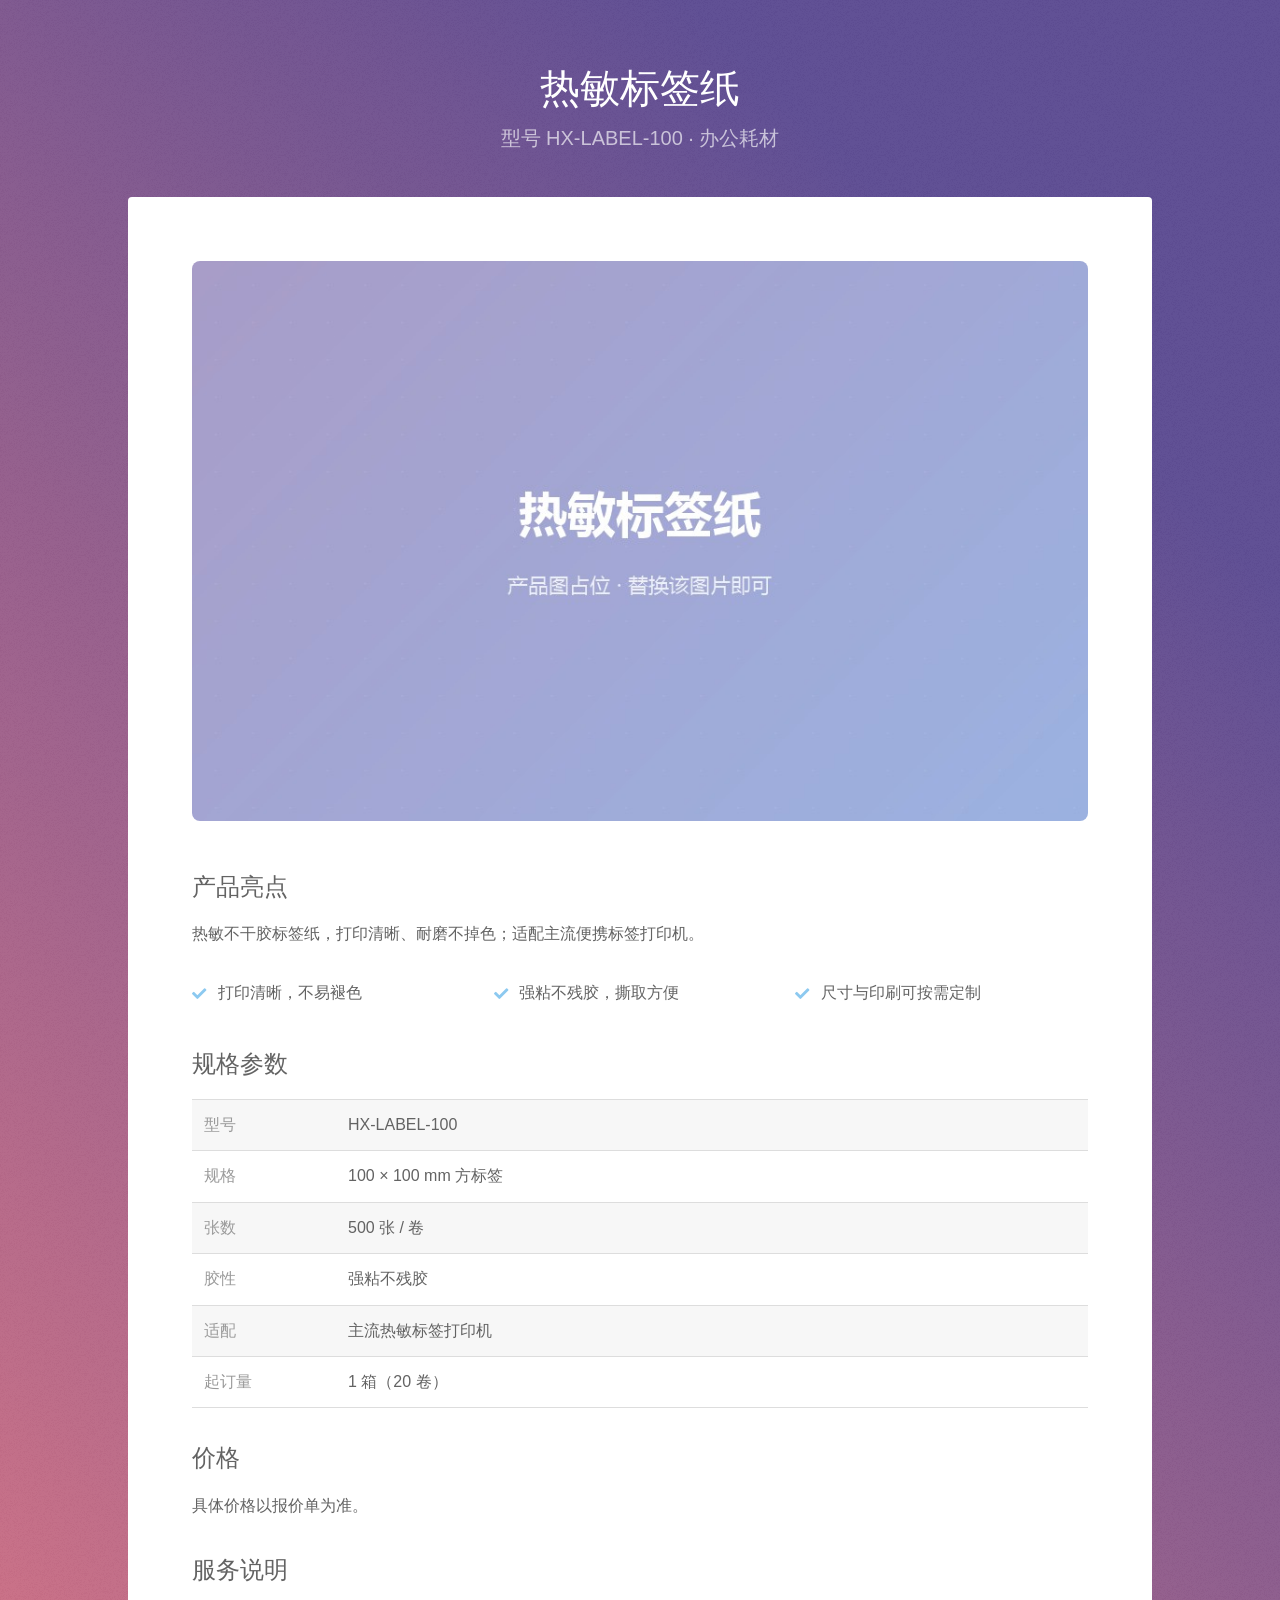
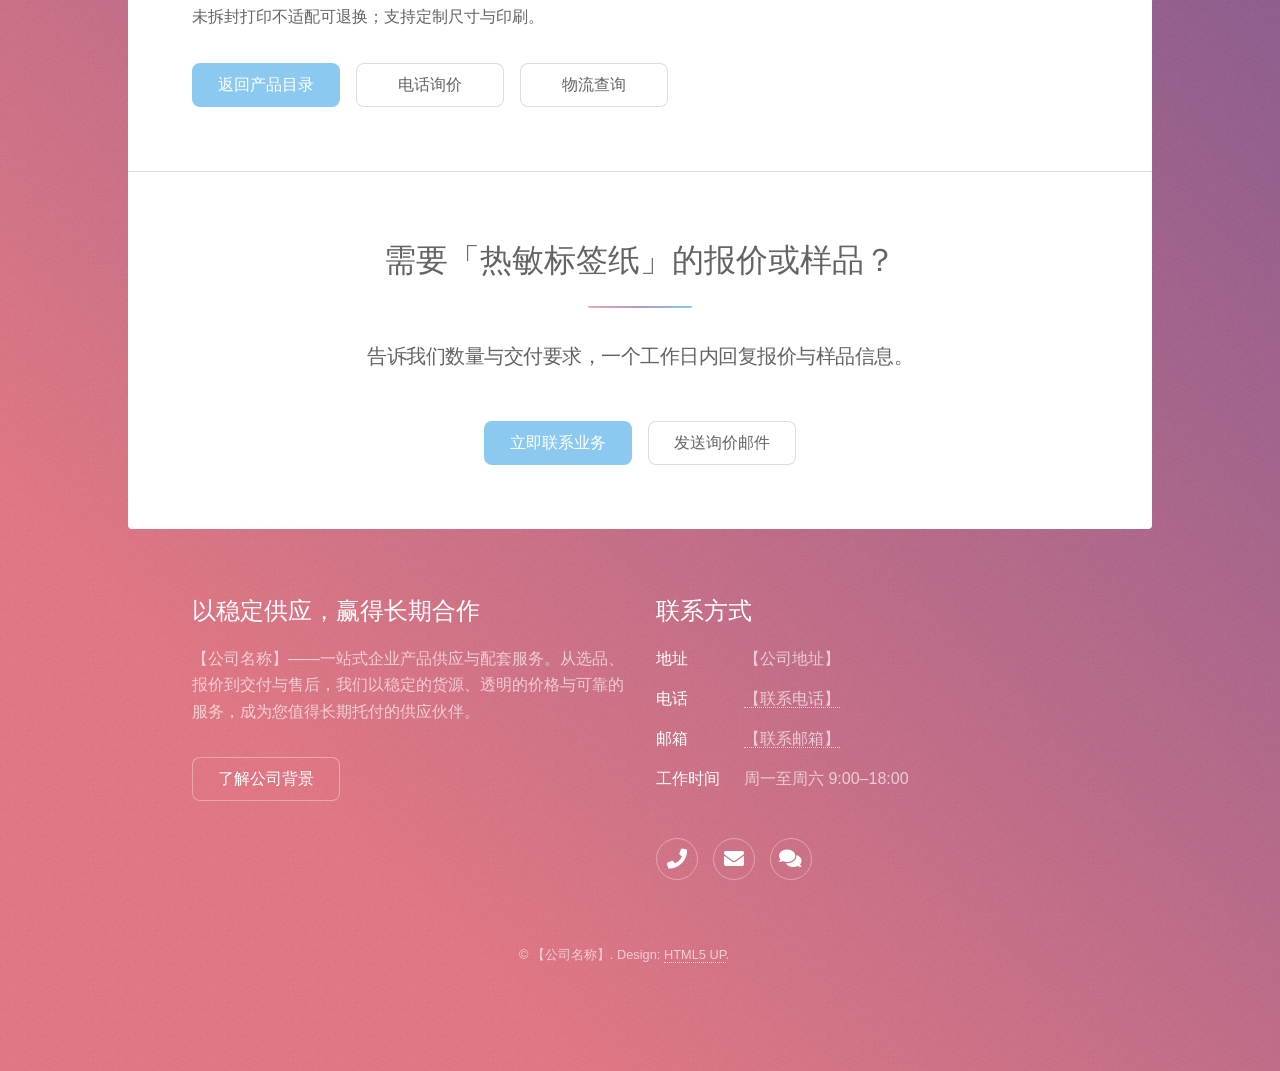
<file: stellar/product-thermal-label.html>
<!DOCTYPE HTML>
<!--
	Stellar by HTML5 UP
	html5up.net | @ajlkn
	Free for personal and commercial use under the CCA 3.0 license (html5up.net/license)

	产品详情页：热敏标签纸（正文由 assets/js/products-data.js 渲染，支持中英切换）
	模板版权署名 Design: HTML5 UP 需保留（CCA 3.0）
-->
<html lang="zh-CN">
	<head>
		<meta charset="utf-8" />
		<meta name="viewport" content="width=device-width, initial-scale=1" />
		<title>热敏标签纸｜产品详情｜【公司名称】</title>
		<meta name="description" content="热敏标签纸（HX-LABEL-100）：100×100mm 方标签、500 张/卷，打印清晰不易褪色，适配主流热敏标签打印机；整箱起订。查看完整规格参数与服务说明。" />
		<meta name="theme-color" content="#5f4d93" />
		<link rel="icon" type="image/svg+xml" href="images/logo.svg" />

		<!-- Open Graph / 社交分享 -->
		<meta property="og:type" content="product" />
		<meta property="og:site_name" content="【公司名称】" />
		<meta property="og:title" content="热敏标签纸｜产品详情｜【公司名称】" />
		<meta property="og:description" content="100×100mm 方标签、500 张/卷，打印清晰不易褪色，适配主流热敏标签打印机。" />
		<meta property="og:url" content="https://example.com/stellar/product-thermal-label.html" />
		<meta property="og:image" content="https://example.com/stellar/images/prod-thermal-label.jpg" />
		<meta property="og:image:width" content="960" />
		<meta property="og:image:height" content="600" />
		<meta property="og:locale" content="zh_CN" />
		<meta name="twitter:card" content="summary_large_image" />
		<meta name="twitter:title" content="热敏标签纸｜产品详情｜【公司名称】" />
		<meta name="twitter:description" content="100×100mm 方标签、500 张/卷，打印清晰不易褪色，适配主流热敏标签打印机。" />
		<meta name="twitter:image" content="https://example.com/stellar/images/prod-thermal-label.jpg" />

		<script>
			/* 提前应用已保存的语言，减少切换闪烁 */
			(function () {
				try {
					if (localStorage.getItem('stellar-lang') === 'en') document.documentElement.lang = 'en';
				} catch (e) { /* 隐私模式下忽略 */ }
			})();
		</script>

		<link rel="stylesheet" href="assets/css/main.css" />
		<link rel="stylesheet" href="assets/css/custom.css" />
		<link rel="stylesheet" href="assets/css/products.css" />
		<link rel="stylesheet" href="assets/css/site.css" />
		<noscript><link rel="stylesheet" href="assets/css/noscript.css" /></noscript>
	</head>
	<body class="is-preload" data-product="thermal-label">

		<!-- 移动端顶栏（≤736px 显示） -->
		<div class="topbar" id="topbar">
			<a class="topbar-brand" href="index.html" data-i18n="brand">【公司名称】</a>
			<div class="topbar-actions">
				<div class="lang-switch" role="group" data-i18n-aria="langAria">
					<button type="button" data-lang="zh" aria-pressed="true">中</button>
					<button type="button" data-lang="en" aria-pressed="false">EN</button>
				</div>
				<button class="hamburger" id="navToggle" type="button" aria-expanded="false" aria-controls="navDrawer" data-i18n-aria="menuOpen">
					<span class="hamburger-box"><span class="hamburger-inner"></span></span>
				</button>
			</div>
		</div>
		<div class="nav-backdrop" id="navBackdrop"></div>
		<nav class="nav-drawer" id="navDrawer" data-i18n-aria="drawerAria">
			<ul>
				<li><a href="index.html#intro" data-i18n="navIntro">公司背景</a></li>
				<li><a href="index.html#services" data-i18n="navServices">服务能力</a></li>
				<li><a href="index.html#products" data-i18n="navProducts">产品目录</a></li>
				<li><a href="index.html#logistics" data-i18n="navLogistics">物流查询</a></li>
				<li><a href="index.html#cta" data-i18n="navContact">联系我们</a></li>
			</ul>
		</nav>

		<!-- Wrapper -->
			<div id="wrapper">

				<!-- Header -->
					<header id="header">
						<h1 id="prodName">热敏标签纸</h1>
						<p id="prodHeadSub">型号 HX-LABEL-100 · 办公耗材</p>
					</header>

				<!-- Main -->
					<div id="main">

						<!-- 产品详情 -->
							<section id="content" class="main">
								<div id="prodDetail"></div>
								<noscript><p>本页详情需要启用 JavaScript 显示；请致电【联系电话】，或<a href="index.html#products">返回产品目录</a>。</p></noscript>
							</section>

						<!-- 询价 -->
							<section id="cta" class="main special">
								<header class="major">
									<h2 id="prodCtaTitle">需要「热敏标签纸」的报价或样品？</h2>
									<p data-i18n="needQuoteDesc">告诉我们数量与交付要求，一个工作日内回复报价与样品信息。</p>
								</header>
								<footer class="major">
									<ul class="actions special">
										<li><a href="tel:000-0000-0000" class="button primary" data-i18n="ctaCall">立即联系业务</a></li>
										<li><a href="mailto:contact@example.com" class="button" data-i18n="ctaMail">发送询价邮件</a></li>
									</ul>
								</footer>
							</section>

					</div>

				<!-- Footer -->
					<footer id="footer">
						<section>
							<h2 data-i18n="footerAboutTitle">以稳定供应，赢得长期合作</h2>
							<p data-i18n="footerAboutText">【公司名称】——一站式企业产品供应与配套服务。从选品、报价到交付与售后，我们以稳定的货源、透明的价格与可靠的服务，成为您值得长期托付的供应伙伴。</p>
							<ul class="actions">
								<li><a href="index.html" class="button" data-i18n="footerAboutBtn">了解公司背景</a></li>
							</ul>
						</section>
						<section>
							<h2 data-i18n="footerContactTitle">联系方式</h2>
							<dl class="alt">
								<dt data-i18n="dtAddress">地址</dt>
								<dd data-i18n="ddAddress">【公司地址】</dd>
								<dt data-i18n="dtPhone">电话</dt>
								<dd><a href="tel:000-0000-0000" data-i18n="ddPhone">【联系电话】</a></dd>
								<dt data-i18n="dtEmail">邮箱</dt>
								<dd><a href="mailto:contact@example.com" data-i18n="ddEmail">【联系邮箱】</a></dd>
								<dt data-i18n="dtHours">工作时间</dt>
								<dd data-i18n="ddHours">周一至周六 9:00–18:00</dd>
							</dl>
							<ul class="icons">
								<li><a href="tel:000-0000-0000" class="icon solid fa-phone alt" data-i18n-aria="iconAriaPhone"><span class="label">电话</span></a></li>
								<li><a href="mailto:contact@example.com" class="icon solid fa-envelope alt" data-i18n-aria="iconAriaMail"><span class="label">邮箱</span></a></li>
								<li><a href="index.html#cta" class="icon solid fa-comments alt" data-i18n-aria="iconAriaContact"><span class="label">联系我们</span></a></li>
							</ul>
						</section>
						<p class="copyright" data-i18n-html="copyright">&copy; 【公司名称】. Design: <a href="https://html5up.net">HTML5 UP</a>.</p>
					</footer>

			</div>

		<!-- Scripts -->
			<script src="assets/js/jquery.min.js"></script>
			<script src="assets/js/jquery.scrollex.min.js"></script>
			<script src="assets/js/jquery.scrolly.min.js"></script>
			<script src="assets/js/browser.min.js"></script>
			<script src="assets/js/breakpoints.min.js"></script>
			<script src="assets/js/util.js"></script>
			<script src="assets/js/main.js"></script>
			<script src="assets/js/products-data.js"></script>
			<script src="assets/js/site.js"></script>
			<script src="assets/js/products.js"></script>

	</body>
</html>
</file>
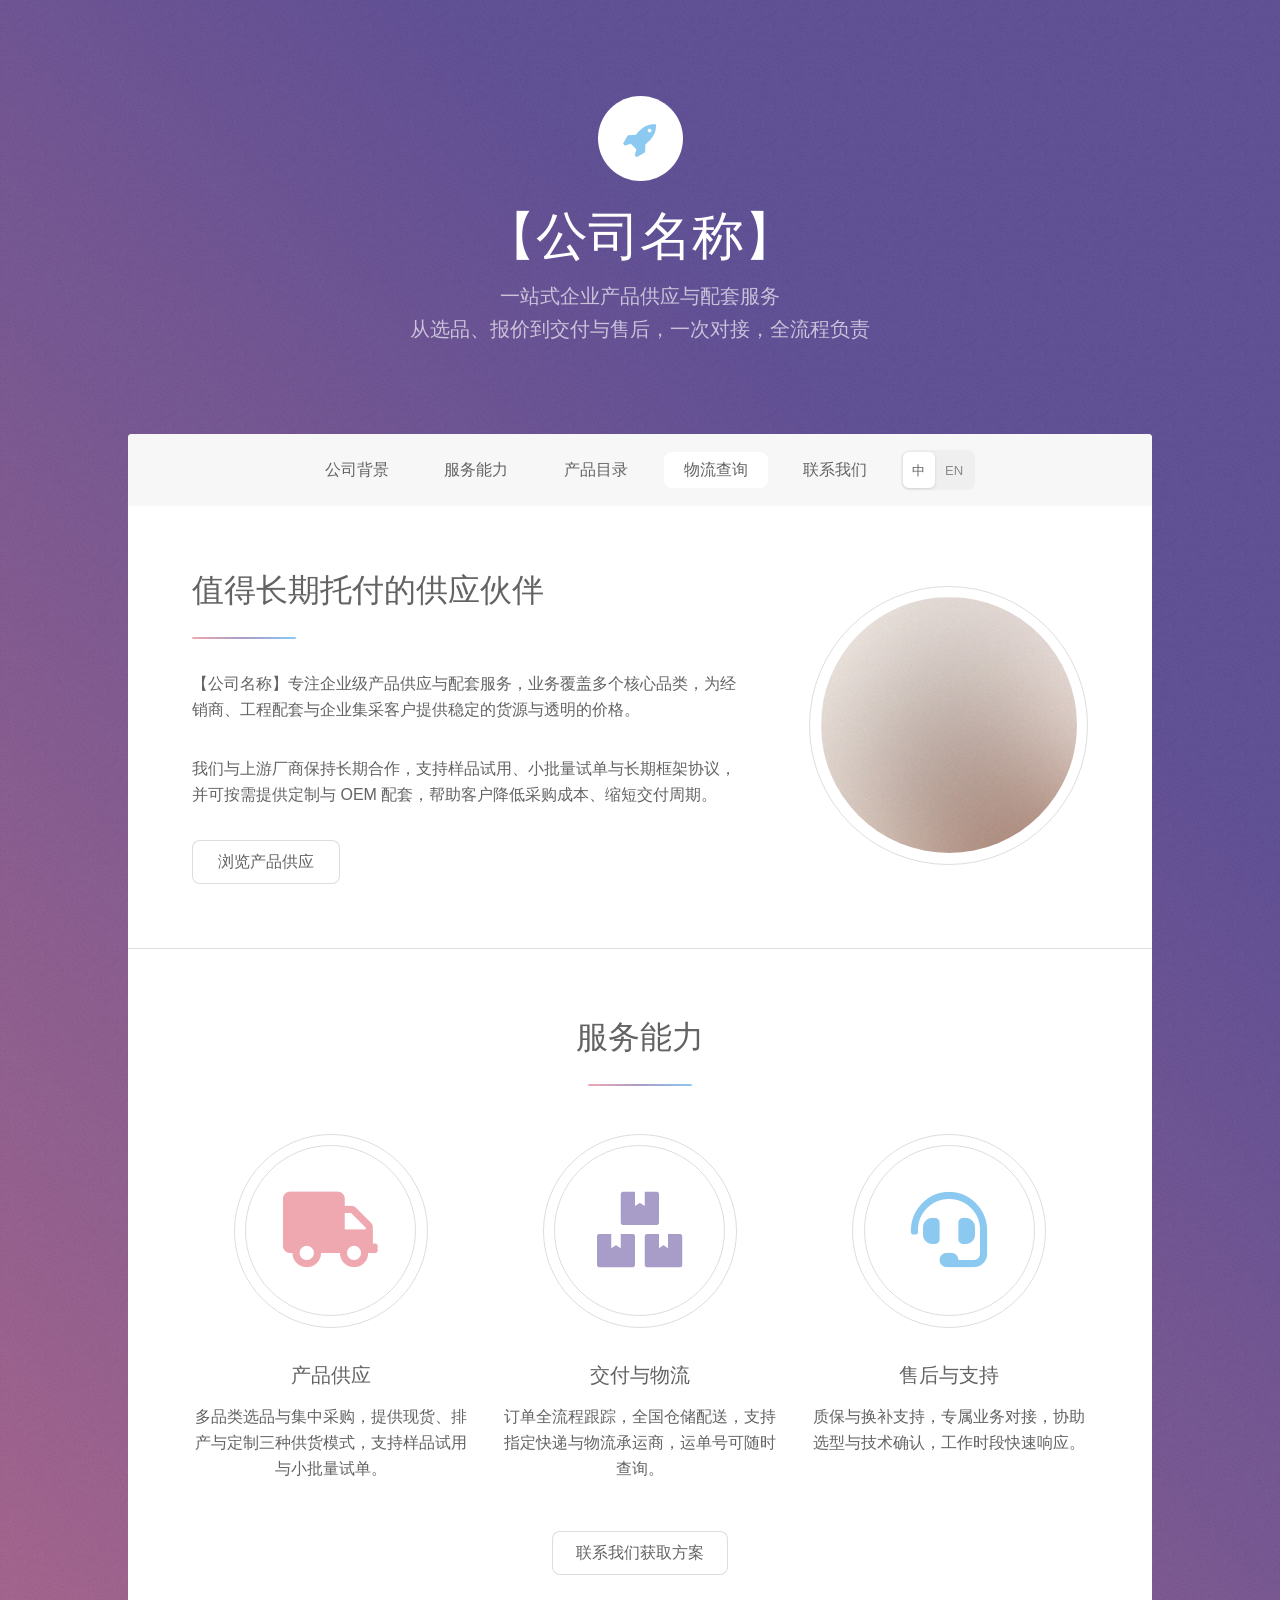
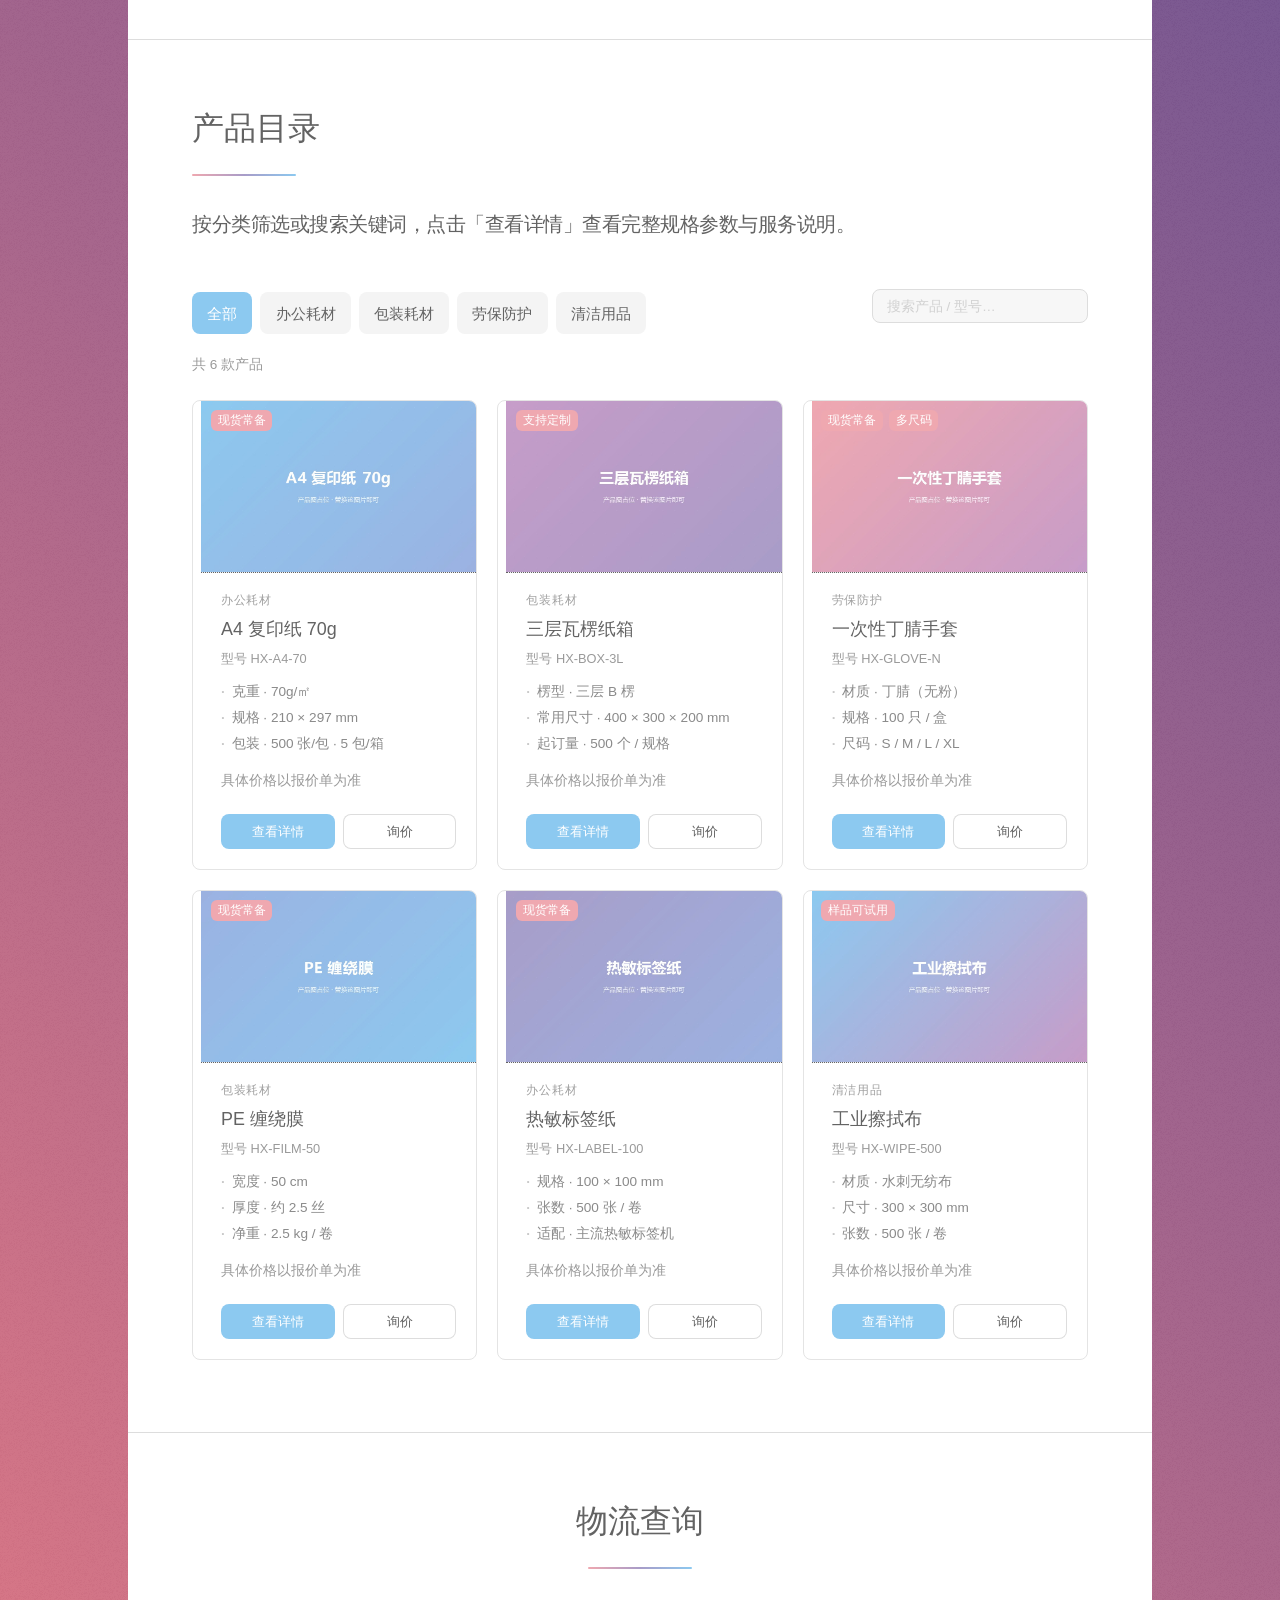
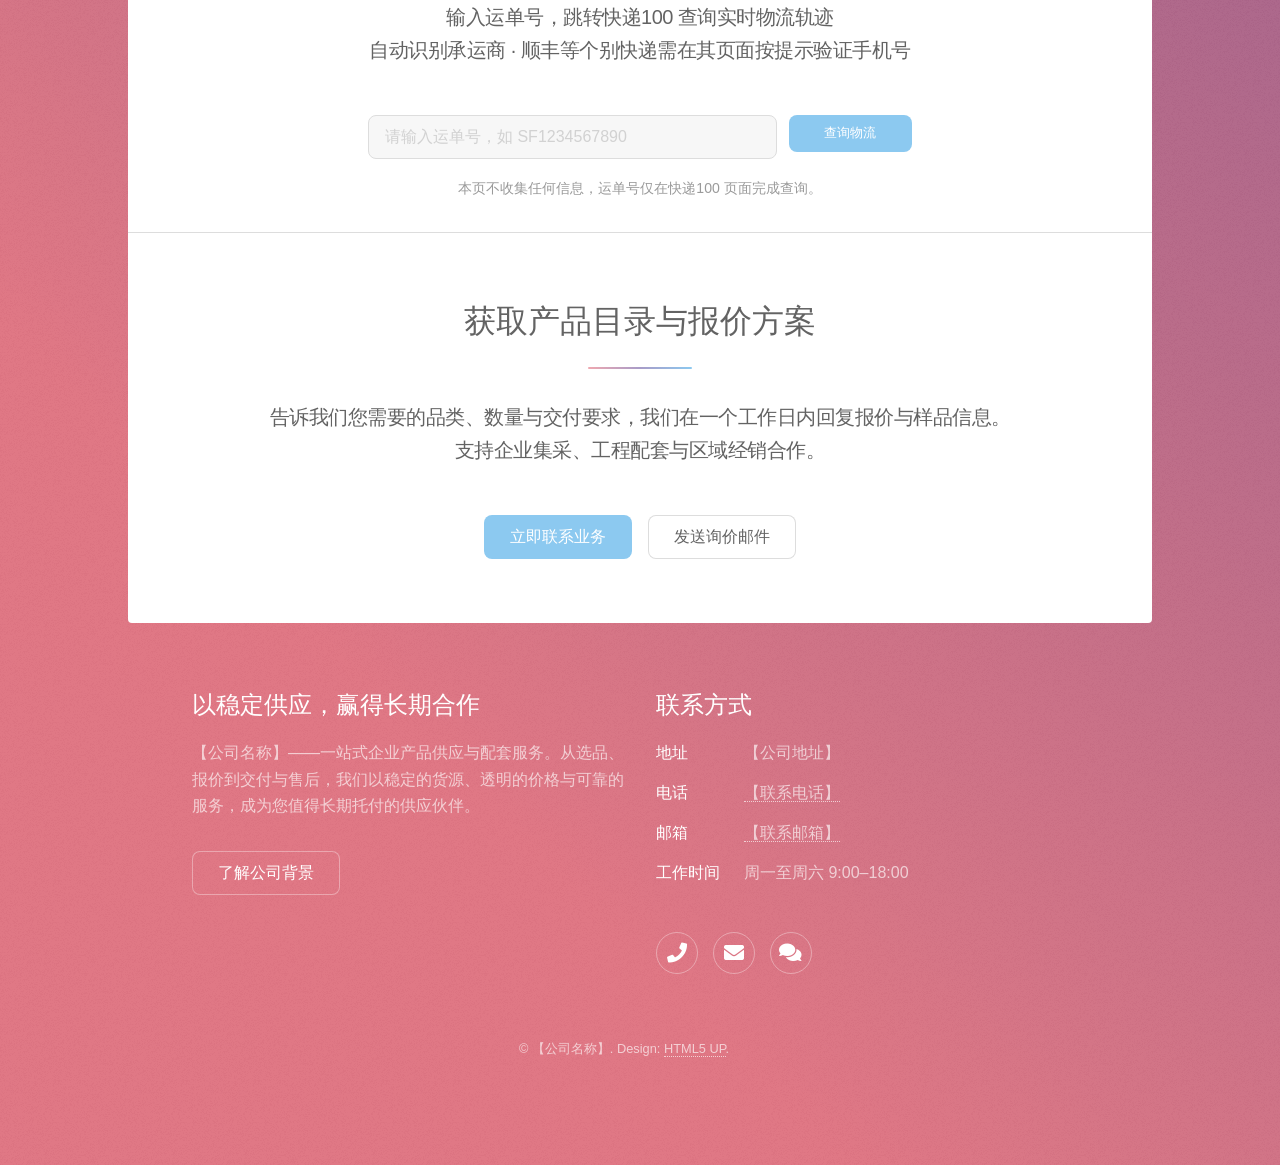
<file: stellar/products.html>
<!DOCTYPE HTML>
<!--
	产品目录已并入首页单页（index.html#products），此文件仅作旧链接跳转用。
-->
<html lang="zh-CN">
	<head>
		<meta charset="utf-8" />
		<meta name="viewport" content="width=device-width, initial-scale=1" />
		<meta name="robots" content="noindex" />
		<link rel="canonical" href="index.html#products" />
		<meta http-equiv="refresh" content="0; url=index.html#products" />
		<title>产品供应｜【公司名称】</title>
		<script>location.replace('index.html#products');</script>
		<style>
			body {
				margin: 0;
				min-height: 100vh;
				display: flex;
				align-items: center;
				justify-content: center;
				background: linear-gradient(45deg, #e37682 15%, #5f4d93 85%);
				color: #ffffff;
				font-family: "PingFang SC", "Microsoft YaHei", sans-serif;
			}
			a { color: #ffffff; }
		</style>
	</head>
	<body>
		<p>产品目录已并入首页，正在跳转… 如未自动跳转，请<a href="index.html#products">点击这里</a>。</p>
	</body>
</html>
</file>
<file: stellar/assets/css/custom.css>
/*
	自定义样式（在 main.css 之后加载）
	仅做三处最小改动，不改动模板布局、配色与交互：

	1) 中文字体回退 —— 模板默认字体 Source Sans Pro 不含中文字形，
	   已移除 main.css 中的 Google Fonts 外链（保证离线 / file:// 可用），
	   这里补上常见中文字体回退链。
	2) 中文标题取消负字距 —— 模板的 -0.025em 字距针对拉丁字母设计，
	   中文字符下会显得拥挤，恢复为 0。
	3) 页脚联系方式标签不换行 —— 模板 dl.alt dt 固定 3em 宽，
	   四字中文标签（如「工作时间」）会折成两行，改为随内容自适应。
*/

body, input, select, textarea {
	font-family: "Source Sans Pro", "PingFang SC", "Microsoft YaHei", "Noto Sans SC", "Hiragino Sans GB", "Heiti SC", Helvetica, Arial, sans-serif;
}

h1, h2, h3, h4, h5, h6, #header p {
	letter-spacing: 0;
}

#footer dl.alt dt {
	width: auto;
	white-space: nowrap;
}
</file>
<file: stellar/assets/css/products.css>
/*
	产品供应页样式（列表 / 物流查询 / 详情）
	设计语言对齐 main.css：8px 圆角、1px 细边框、
	配色取自模板统计色板（#efa8b0 / #c79cc8 / #a89cc8 / #9bb2e1 / #8cc9f0）。
*/

/* ---------- 工具栏：分类筛选 + 搜索 ---------- */

.prod-toolbar {
	display: flex;
	flex-wrap: wrap;
	align-items: center;
	justify-content: space-between;
	gap: 0.9em 1em;
	margin: 0 0 1em 0;
}

.prod-chips {
	display: flex;
	flex-wrap: wrap;
	gap: 0.5em;
}

/* 注意：模板对 #main button 设了透明底 + #636363 !important，
   筛选按钮需要以 #main 前缀 + !important 覆盖（含选中态）。 */
#main .prod-chip {
	appearance: none;
	-webkit-appearance: none;
	border: 0;
	cursor: pointer;
	font: inherit;
	font-size: 0.95em;
	line-height: 1;
	min-width: 0;
	padding: 0.55em 1em;
	border-radius: 8px;
	background-color: #f4f4f4;
	box-shadow: none;
	color: #636363 !important;
	transition: background-color 0.2s ease, color 0.2s ease;
}

	#main .prod-chip:hover {
		background-color: #ebebeb;
	}

	#main .prod-chip.is-active {
		background-color: #8cc9f0;
		color: #ffffff !important;
		box-shadow: none;
	}

.prod-search {
	flex: 1 1 12em;
	max-width: 15em;
	min-width: 11em;
}

	.prod-search input {
		height: 2.5em;
		font-size: 0.95em;
		border-color: #dddddd;
		background-color: #f7f7f7;
	}

@media screen and (max-width: 980px) {

	.prod-search {
		flex: 1 1 100%;
		max-width: 100%;
	}

}

.prod-count {
	font-size: 0.85em;
	color: #9a9a9a;
	margin: 0 0 1.75em 0;
}

/* ---------- 产品卡片网格 ---------- */

.prod-grid {
	display: grid;
	grid-template-columns: repeat(auto-fill, minmax(15em, 1fr));
	gap: 1.25em;
	list-style: none;
	margin: 0 0 2.5em 0;
	padding: 0;
}

.prod-card {
	display: flex;
	flex-direction: column;
	background-color: #ffffff;
	border: solid 1px #e4e4e4;
	border-radius: 8px;
	overflow: hidden;
	transition: box-shadow 0.25s ease, transform 0.25s ease;
}

	.prod-card:hover {
		box-shadow: 0 12px 26px rgba(0, 0, 0, 0.09);
		transform: translateY(-2px);
	}

.prod-media {
	display: block;
	position: relative;
	aspect-ratio: 16 / 10;
	overflow: hidden;
	background-color: #f2f2f2;
}

	.prod-media img {
		display: block;
		width: 100%;
		height: 100%;
		object-fit: cover;
		transition: transform 0.4s ease;
	}

	.prod-card:hover .prod-media img {
		transform: scale(1.04);
	}

.prod-badges {
	position: absolute;
	top: 0.6em;
	left: 0.6em;
	display: flex;
	flex-wrap: wrap;
	gap: 0.35em;
}

.prod-badge {
	font-size: 0.72em;
	line-height: 1;
	padding: 0.4em 0.6em;
	border-radius: 6px;
	color: #ffffff;
	background-color: #efa8b0;
}

.prod-body {
	display: flex;
	flex-direction: column;
	gap: 0.35em;
	flex: 1;
	padding: 1.05em 1.25em 1.25em 1.25em;
}

	.prod-body h3 {
		margin: 0;
		font-size: 1.12em;
	}

		.prod-body h3 a {
			color: #636363;
			border-bottom: 0;
		}

		.prod-body h3 a:hover {
			color: #8cc9f0;
		}

.prod-cat {
	font-size: 0.78em;
	letter-spacing: 0.06em;
	color: #a0a0a0;
	margin: 0;
}

.prod-model {
	font-size: 0.8em;
	color: #9a9a9a;
	margin: 0;
}

.prod-quick {
	list-style: none;
	margin: 0.35em 0 0 0;
	padding: 0;
	font-size: 0.85em;
	color: #8a8a8a;
}

	.prod-quick li {
		padding: 0.12em 0;
	}

		.prod-quick li:before {
			content: '·';
			font-weight: 700;
			color: #c9c9c9;
			margin-right: 0.5em;
		}

.prod-note {
	margin: 0.45em 0 0 0;
	font-size: 0.88em;
	color: #9a9a9a;
}

.prod-actions {
	display: flex;
	gap: 0.5em;
	margin-top: auto;
	padding-top: 1em;
}

	.prod-actions .button {
		flex: 1;
		min-width: 0;
	}

.prod-empty {
	text-align: center;
	color: #9a9a9a;
	padding: 2.5em 0;
	margin: 0;
}

/* ---------- 物流查询 ---------- */

.track-form {
	display: flex;
	gap: 0.75em;
	max-width: 34em;
	margin: 0 auto 1.1em auto;
}

	.track-form input {
		flex: 1 1 auto;
		min-width: 0;
		border-color: #dddddd;
		background-color: #f7f7f7;
	}

	.track-form .button {
		flex: 0 0 auto;
		white-space: nowrap;
	}

.track-hint {
	font-size: 0.88em;
	color: #9a9a9a;
	margin: 0;
}

	.track-hint.is-error {
		color: #e2727f;
	}

@media screen and (max-width: 480px) {

	.track-form {
		flex-direction: column;
	}

}

/* ---------- 产品详情页 ---------- */

.prod-banner {
	margin-bottom: 2em;
}

.prod-points {
	display: grid;
	grid-template-columns: repeat(auto-fit, minmax(14em, 1fr));
	gap: 0.55em;
	list-style: none;
	margin: 0 0 2.5em 0;
	padding: 0;
}

	.prod-points li {
		position: relative;
		padding-left: 1.6em;
	}

		.prod-points li:before {
			content: '\f00c';
			font-family: 'Font Awesome 5 Free';
			font-weight: 900;
			color: #8cc9f0;
			position: absolute;
			left: 0;
			top: 0.15em;
			font-size: 0.9em;
		}

.prod-table td:first-child {
	width: 9em;
	color: #9a9a9a;
}
</file>
<file: stellar/assets/css/site.css>
/*
	单页站扩展样式（在 main.css / custom.css / products.css 之后加载）
	包含：
	1) 平滑滚动与锚点避让（固定导航不遮挡分区标题）
	2) 移动端固定顶栏 + 汉堡按钮 + 导航抽屉（丝滑开合，逐条滑入）
	3) 语言切换（中 / EN）
	4) 产品详情弹窗（dialog：淡入上浮 + 遮罩渐显）
	设计语言对齐 main.css：#f7f7f7 面板 / #dddddd 细线 / #8cc9f0 强调色。
*/

/* ---------- 锚点避让（固定导航不遮挡分区标题） ---------- */

#main > section[id] {
	scroll-margin-top: 4.75em;
}

/* ---------- 移动端顶栏与抽屉（桌面隐藏） ---------- */

.topbar,
.nav-drawer,
.nav-backdrop {
	display: none;
}

@media screen and (max-width: 736px) {

	body {
		padding-top: 3.4em;
	}

	#main > section[id] {
		scroll-margin-top: 4.25em;
	}

	/* 固定顶栏 */
	.topbar {
		display: flex;
		align-items: center;
		justify-content: space-between;
		gap: 0.75em;
		position: fixed;
		top: 0;
		left: 0;
		right: 0;
		z-index: 10001;
		height: 3.4em;
		padding: 0 0.9em;
		background-color: rgba(247, 247, 247, 0.92);
		-webkit-backdrop-filter: blur(8px);
		backdrop-filter: blur(8px);
		box-shadow: 0 1px 0 rgba(0, 0, 0, 0.07);
	}

	.topbar-brand {
		font-size: 1.02em;
		color: #636363;
		border-bottom: 0;
	}

	.topbar-actions {
		display: flex;
		align-items: center;
		gap: 0.55em;
	}

	/* 汉堡按钮（线条变形为 ✕） */
	.hamburger {
		display: inline-flex;
		align-items: center;
		justify-content: center;
		width: 2.3em;
		height: 2.3em;
		padding: 0;
		border: 0;
		border-radius: 8px;
		background: transparent;
		box-shadow: none;
		/* 模板对 button 设了 white !important，这里必须覆盖，否则线条不可见 */
		color: #636363 !important;
		cursor: pointer;
		transition: background-color 0.2s ease;
	}

	.hamburger:hover {
		background-color: rgba(222, 222, 222, 0.4);
	}

	.hamburger-box {
		position: relative;
		display: block;
		width: 1.35em;
		height: 1em;
	}

	.hamburger-inner,
	.hamburger-inner:before,
	.hamburger-inner:after {
		position: absolute;
		left: 0;
		display: block;
		width: 100%;
		height: 2px;
		border-radius: 2px;
		background-color: currentColor;
		transition: top 0.32s cubic-bezier(0.4, 0, 0.2, 1), transform 0.32s cubic-bezier(0.4, 0, 0.2, 1), background-color 0.2s ease;
	}

	.hamburger-inner {
		top: 50%;
		margin-top: -1px;
	}

	.hamburger-inner:before {
		content: '';
		top: -0.42em;
	}

	.hamburger-inner:after {
		content: '';
		top: 0.42em;
	}

	.hamburger[aria-expanded="true"] .hamburger-inner {
		background-color: transparent;
	}

	.hamburger[aria-expanded="true"] .hamburger-inner:before {
		top: 0;
		transform: rotate(45deg);
	}

	.hamburger[aria-expanded="true"] .hamburger-inner:after {
		top: 0;
		transform: rotate(-45deg);
	}

	/* 遮罩 */
	.nav-backdrop {
		display: block;
		position: fixed;
		top: 0;
		left: 0;
		right: 0;
		bottom: 0;
		z-index: 9999;
		background-color: rgba(30, 20, 45, 0.35);
		opacity: 0;
		visibility: hidden;
		transition: opacity 0.3s ease, visibility 0.3s ease;
	}

	.nav-backdrop.is-open {
		opacity: 1;
		visibility: visible;
	}

	/* 抽屉 */
	.nav-drawer {
		display: block;
		position: fixed;
		top: 3.4em;
		left: 0;
		right: 0;
		z-index: 10000;
		background-color: #ffffff;
		border-radius: 0 0 12px 12px;
		box-shadow: 0 18px 40px rgba(40, 30, 70, 0.18);
		overflow: hidden;
		transform: translateY(-12px);
		opacity: 0;
		visibility: hidden;
		transition: transform 0.34s cubic-bezier(0.22, 0.9, 0.3, 1.05), opacity 0.26s ease, visibility 0.34s ease;
	}

	.nav-drawer.is-open {
		transform: translateY(0);
		opacity: 1;
		visibility: visible;
	}

	.nav-drawer ul {
		list-style: none;
		margin: 0;
		padding: 0.4em 0 0.55em 0;
	}

	.nav-drawer li {
		border-top: solid 1px #f0f0f0;
		transform: translateY(-6px);
		opacity: 0;
		transition: transform 0.32s ease, opacity 0.32s ease;
	}

	.nav-drawer li:first-child {
		border-top: 0;
	}

	.nav-drawer.is-open li {
		transform: none;
		opacity: 1;
	}

	.nav-drawer.is-open li:nth-child(1) { transition-delay: 0.04s; }
	.nav-drawer.is-open li:nth-child(2) { transition-delay: 0.08s; }
	.nav-drawer.is-open li:nth-child(3) { transition-delay: 0.12s; }
	.nav-drawer.is-open li:nth-child(4) { transition-delay: 0.16s; }
	.nav-drawer.is-open li:nth-child(5) { transition-delay: 0.2s; }
	.nav-drawer.is-open li:nth-child(6) { transition-delay: 0.24s; }

	.nav-drawer a {
		display: block;
		padding: 0.85em 1.25em;
		color: #636363;
		border-bottom: 0;
		font-size: 1.02em;
	}

	.nav-drawer a:hover {
		background-color: #f7f7f7;
	}

}

/* ---------- 语言切换（桌面位于导航条内，移动端位于顶栏） ---------- */

.lang-switch {
	display: inline-flex;
	align-items: center;
	padding: 2px;
	border-radius: 8px;
	background-color: rgba(222, 222, 222, 0.35);
}

.lang-switch button {
	appearance: none;
	-webkit-appearance: none;
	border: 0;
	cursor: pointer;
	font: inherit;
	font-size: 0.82em;
	line-height: 1;
	padding: 0.55em 0.75em;
	border-radius: 6px;
	min-width: 0;
	background-color: transparent;
	box-shadow: none;
	color: #8a8a8a !important;
	transition: background-color 0.2s ease, color 0.2s ease;
}

.lang-switch button:hover {
	color: #636363 !important;
}

.lang-switch button[aria-pressed="true"] {
	background-color: #ffffff;
	color: #636363 !important;
	box-shadow: 0 1px 3px rgba(0, 0, 0, 0.12);
}

#nav .nav-lang {
	margin-left: 0.2em;
}

#nav .lang-switch {
	vertical-align: middle;
}

/* ---------- 产品详情弹窗 ---------- */

.prod-dialog {
	display: none;
	flex-direction: column;
	border: 0;
	border-radius: 10px;
	padding: 0;
	width: min(46em, calc(100% - 2em));
	max-height: min(86vh, 62em);
	background-color: #ffffff;
	color: #636363;
	box-shadow: 0 30px 80px rgba(25, 15, 50, 0.38);
	overflow: hidden;
}

.prod-dialog[open] {
	display: flex;
	animation: prod-dialog-in 0.3s cubic-bezier(0.22, 0.9, 0.3, 1.05);
}

.prod-dialog::backdrop {
	background-color: rgba(35, 25, 60, 0.45);
}

.prod-dialog[open]::backdrop {
	animation: prod-backdrop-in 0.3s ease;
}

@keyframes prod-dialog-in {

	from {
		opacity: 0;
		transform: translateY(16px) scale(0.975);
	}

}

@keyframes prod-backdrop-in {

	from {
		opacity: 0;
	}

}

.prod-dialog-head {
	display: flex;
	align-items: flex-start;
	justify-content: space-between;
	gap: 1em;
	padding: 1em 1.5em;
	background-color: #fbfbfd;
	border-bottom: solid 1px #ececec;
}

.prod-dialog-head h3 {
	margin: 0;
	font-size: 1.2em;
}

/* 模板对全局 h1–h6 设了白色（深色背景用），弹窗是浅色卡片，需恢复为卡片文字色 */
.prod-dialog h1,
.prod-dialog h2,
.prod-dialog h3,
.prod-dialog h4,
.prod-dialog h5,
.prod-dialog h6 {
	color: inherit;
}

.prod-dialog-sub {
	margin: 0.2em 0 0 0;
	font-size: 0.82em;
	color: #9a9a9a;
}

.prod-dialog-close {
	flex: 0 0 auto;
	appearance: none;
	-webkit-appearance: none;
	border: 0;
	cursor: pointer;
	font: inherit;
	font-size: 0.85em;
	line-height: 1;
	min-width: 0;
	padding: 0.65em 1em;
	border-radius: 8px;
	background-color: #ffffff;
	/* 模板对 button 设了 white !important，这里必须覆盖 */
	color: #636363 !important;
	box-shadow: inset 0 0 0 1px #dddddd;
	transition: background-color 0.2s ease;
}

.prod-dialog-close:hover {
	background-color: rgba(222, 222, 222, 0.25);
}

.prod-dialog-body {
	padding: 1.5em 1.6em 1.7em 1.6em;
	overflow-y: auto;
	-webkit-overflow-scrolling: touch;
}

.prod-dialog-body h2 {
	font-size: 1.25em;
	margin: 1.6em 0 0.6em 0;
}

.prod-dialog-body h2:first-of-type {
	margin-top: 1.4em;
}

.prod-dialog-body .prod-banner {
	margin-bottom: 0;
}

/* 打开弹窗 / 抽屉时锁定页面滚动 */
body.is-locked {
	overflow: hidden;
}

/* 英文下恢复模板的紧字距（custom.css 为中文归零） */
html[lang="en"] h1,
html[lang="en"] h2,
html[lang="en"] h3,
html[lang="en"] h4,
html[lang="en"] h5,
html[lang="en"] h6,
html[lang="en"] #header p {
	letter-spacing: -0.025em;
}

/* ---------- 动效降级 ---------- */

@media (prefers-reduced-motion: reduce) {

	.topbar,
	.nav-drawer,
	.nav-drawer li,
	.nav-backdrop,
	.hamburger-inner,
	.hamburger-inner:before,
	.hamburger-inner:after,
	.prod-dialog[open],
	.prod-dialog[open]::backdrop {
		animation: none !important;
		transition: none !important;
	}

}
</file>
<file: stellar/assets/css/noscript.css>
/*
	Stellar by HTML5 UP
	html5up.net | @ajlkn
	Free for personal and commercial use under the CCA 3.0 license (html5up.net/license)
*/

/* Header */

	body.is-preload #header.alt > * {
		opacity: 1;
	}

	body.is-preload #header.alt .logo {
		-moz-transform: none;
		-webkit-transform: none;
		-ms-transform: none;
		transform: none;
	}
</file>
<file: stellar/assets/css/main.css>
@import url(fontawesome-all.min.css);

/*
	Stellar by HTML5 UP
	html5up.net | @ajlkn
	Free for personal and commercial use under the CCA 3.0 license (html5up.net/license)
*/

html, body, div, span, applet, object,
iframe, h1, h2, h3, h4, h5, h6, p, blockquote,
pre, a, abbr, acronym, address, big, cite,
code, del, dfn, em, img, ins, kbd, q, s, samp,
small, strike, strong, sub, sup, tt, var, b,
u, i, center, dl, dt, dd, ol, ul, li, fieldset,
form, label, legend, table, caption, tbody,
tfoot, thead, tr, th, td, article, aside,
canvas, details, embed, figure, figcaption,
footer, header, hgroup, menu, nav, output, ruby,
section, summary, time, mark, audio, video {
	margin: 0;
	padding: 0;
	border: 0;
	font-size: 100%;
	font: inherit;
	vertical-align: baseline;}

article, aside, details, figcaption, figure,
footer, header, hgroup, menu, nav, section {
	display: block;}

body {
	line-height: 1;
}

ol, ul {
	list-style: none;
}

blockquote, q {
	quotes: none;
}

	blockquote:before, blockquote:after, q:before, q:after {
		content: '';
		content: none;
	}

table {
	border-collapse: collapse;
	border-spacing: 0;
}

body {
	-webkit-text-size-adjust: none;
}

mark {
	background-color: transparent;
	color: inherit;
}

input::-moz-focus-inner {
	border: 0;
	padding: 0;
}

input, select, textarea {
	-moz-appearance: none;
	-webkit-appearance: none;
	-ms-appearance: none;
	appearance: none;
}

/* Basic */

	@-ms-viewport {
		width: device-width;
	}

	body {
		-ms-overflow-style: scrollbar;
	}

	@media screen and (max-width: 480px) {

		html, body {
			min-width: 320px;
		}

	}

	html {
		box-sizing: border-box;
	}

	*, *:before, *:after {
		box-sizing: inherit;
	}

	body {
		background-color: #935d8c;
		background-image: url("images/overlay.png"), -moz-linear-gradient(45deg, #e37682 15%, #5f4d93 85%);
		background-image: url("images/overlay.png"), -webkit-linear-gradient(45deg, #e37682 15%, #5f4d93 85%);
		background-image: url("images/overlay.png"), -ms-linear-gradient(45deg, #e37682 15%, #5f4d93 85%);
		background-image: url("images/overlay.png"), linear-gradient(45deg, #e37682 15%, #5f4d93 85%);
	}

		body.is-preload *, body.is-preload *:before, body.is-preload *:after {
			-moz-animation: none !important;
			-webkit-animation: none !important;
			-ms-animation: none !important;
			animation: none !important;
			-moz-transition: none !important;
			-webkit-transition: none !important;
			-ms-transition: none !important;
			transition: none !important;
		}

/* Type */

	body {
		background-color: #935d8c;
		color: rgba(255, 255, 255, 0.65);
	}

	body, input, select, textarea {
		font-family: "Source Sans Pro", Helvetica, sans-serif;
		font-size: 17pt;
		font-weight: 300;
		line-height: 1.65;
	}

		@media screen and (max-width: 1680px) {

			body, input, select, textarea {
				font-size: 14pt;
			}

		}

		@media screen and (max-width: 1280px) {

			body, input, select, textarea {
				font-size: 12pt;
			}

		}

		@media screen and (max-width: 360px) {

			body, input, select, textarea {
				font-size: 11pt;
			}

		}

	a {
		-moz-transition: color 0.2s ease, border-bottom 0.2s ease;
		-webkit-transition: color 0.2s ease, border-bottom 0.2s ease;
		-ms-transition: color 0.2s ease, border-bottom 0.2s ease;
		transition: color 0.2s ease, border-bottom 0.2s ease;
		text-decoration: none;
		border-bottom: dotted 1px;
		color: inherit;
	}

		a:hover {
			border-bottom-color: transparent;
		}

	strong, b {
		font-weight: 400;
	}

	em, i {
		font-style: italic;
	}

	p {
		margin: 0 0 2em 0;
	}

		p.content {
			-moz-columns: 20em 2;
			-webkit-columns: 20em 2;
			-ms-columns: 20em 2;
			columns: 20em 2;
			-moz-column-gap: 2em;
			-webkit-column-gap: 2em;
			-ms-column-gap: 2em;
			column-gap: 2em;
			text-align: justify;
		}

	h1, h2, h3, h4, h5, h6 {
		font-weight: 300;
		line-height: 1.5;
		margin: 0 0 0.7em 0;
		letter-spacing: -0.025em;
	}

		h1 a, h2 a, h3 a, h4 a, h5 a, h6 a {
			color: inherit;
			text-decoration: none;
		}

	h1 {
		font-size: 2.5em;
		line-height: 1.2;
	}

	h2 {
		font-size: 1.5em;
	}

	h3 {
		font-size: 1.25em;
	}

	h4 {
		font-size: 1.1em;
	}

	h5 {
		font-size: 0.9em;
	}

	h6 {
		font-size: 0.7em;
	}

	@media screen and (max-width: 736px) {

		h1 {
			font-size: 2em;
		}

	}

	sub {
		font-size: 0.8em;
		position: relative;
		top: 0.5em;
	}

	sup {
		font-size: 0.8em;
		position: relative;
		top: -0.5em;
	}

	blockquote {
		border-left: solid 4px;
		font-style: italic;
		margin: 0 0 2em 0;
		padding: 0.5em 0 0.5em 2em;
	}

	code {
		border-radius: 8px;
		border: solid 1px;
		font-family: "Courier New", monospace;
		font-size: 0.9em;
		margin: 0 0.25em;
		padding: 0.25em 0.65em;
	}

	pre {
		-webkit-overflow-scrolling: touch;
		font-family: "Courier New", monospace;
		font-size: 0.9em;
		margin: 0 0 2em 0;
	}

		pre code {
			display: block;
			line-height: 1.75;
			padding: 1em 1.5em;
			overflow-x: auto;
		}

	hr {
		border: 0;
		border-bottom: solid 1px;
		margin: 2em 0;
	}

		hr.major {
			margin: 3em 0;
		}

	.align-left {
		text-align: left;
	}

	.align-center {
		text-align: center;
	}

	.align-right {
		text-align: right;
	}

	input, select, textarea {
		color: #ffffff;
	}

	a:hover {
		color: #ffffff;
	}

	strong, b {
		color: #ffffff;
	}

	h1, h2, h3, h4, h5, h6 {
		color: #ffffff;
	}

	blockquote {
		border-left-color: rgba(255, 255, 255, 0.35);
	}

	code {
		background: rgba(255, 255, 255, 0.075);
		border-color: rgba(255, 255, 255, 0.35);
	}

	hr {
		border-bottom-color: rgba(255, 255, 255, 0.35);
	}

/* Row */

	.row {
		display: flex;
		flex-wrap: wrap;
		box-sizing: border-box;
		align-items: stretch;
	}

		.row > * {
			box-sizing: border-box;
		}

		.row.gtr-uniform > * > :last-child {
			margin-bottom: 0;
		}

		.row.aln-left {
			justify-content: flex-start;
		}

		.row.aln-center {
			justify-content: center;
		}

		.row.aln-right {
			justify-content: flex-end;
		}

		.row.aln-top {
			align-items: flex-start;
		}

		.row.aln-middle {
			align-items: center;
		}

		.row.aln-bottom {
			align-items: flex-end;
		}

		.row > .imp {
			order: -1;
		}

		.row > .col-1 {
			width: 8.33333%;
		}

		.row > .off-1 {
			margin-left: 8.33333%;
		}

		.row > .col-2 {
			width: 16.66667%;
		}

		.row > .off-2 {
			margin-left: 16.66667%;
		}

		.row > .col-3 {
			width: 25%;
		}

		.row > .off-3 {
			margin-left: 25%;
		}

		.row > .col-4 {
			width: 33.33333%;
		}

		.row > .off-4 {
			margin-left: 33.33333%;
		}

		.row > .col-5 {
			width: 41.66667%;
		}

		.row > .off-5 {
			margin-left: 41.66667%;
		}

		.row > .col-6 {
			width: 50%;
		}

		.row > .off-6 {
			margin-left: 50%;
		}

		.row > .col-7 {
			width: 58.33333%;
		}

		.row > .off-7 {
			margin-left: 58.33333%;
		}

		.row > .col-8 {
			width: 66.66667%;
		}

		.row > .off-8 {
			margin-left: 66.66667%;
		}

		.row > .col-9 {
			width: 75%;
		}

		.row > .off-9 {
			margin-left: 75%;
		}

		.row > .col-10 {
			width: 83.33333%;
		}

		.row > .off-10 {
			margin-left: 83.33333%;
		}

		.row > .col-11 {
			width: 91.66667%;
		}

		.row > .off-11 {
			margin-left: 91.66667%;
		}

		.row > .col-12 {
			width: 100%;
		}

		.row > .off-12 {
			margin-left: 100%;
		}

		.row.gtr-0 {
			margin-top: 0;
			margin-left: 0em;
		}

			.row.gtr-0 > * {
				padding: 0 0 0 0em;
			}

			.row.gtr-0.gtr-uniform {
				margin-top: 0em;
			}

				.row.gtr-0.gtr-uniform > * {
					padding-top: 0em;
				}

		.row.gtr-25 {
			margin-top: 0;
			margin-left: -0.375em;
		}

			.row.gtr-25 > * {
				padding: 0 0 0 0.375em;
			}

			.row.gtr-25.gtr-uniform {
				margin-top: -0.375em;
			}

				.row.gtr-25.gtr-uniform > * {
					padding-top: 0.375em;
				}

		.row.gtr-50 {
			margin-top: 0;
			margin-left: -0.75em;
		}

			.row.gtr-50 > * {
				padding: 0 0 0 0.75em;
			}

			.row.gtr-50.gtr-uniform {
				margin-top: -0.75em;
			}

				.row.gtr-50.gtr-uniform > * {
					padding-top: 0.75em;
				}

		.row {
			margin-top: 0;
			margin-left: -1.5em;
		}

			.row > * {
				padding: 0 0 0 1.5em;
			}

			.row.gtr-uniform {
				margin-top: -1.5em;
			}

				.row.gtr-uniform > * {
					padding-top: 1.5em;
				}

		.row.gtr-150 {
			margin-top: 0;
			margin-left: -2.25em;
		}

			.row.gtr-150 > * {
				padding: 0 0 0 2.25em;
			}

			.row.gtr-150.gtr-uniform {
				margin-top: -2.25em;
			}

				.row.gtr-150.gtr-uniform > * {
					padding-top: 2.25em;
				}

		.row.gtr-200 {
			margin-top: 0;
			margin-left: -3em;
		}

			.row.gtr-200 > * {
				padding: 0 0 0 3em;
			}

			.row.gtr-200.gtr-uniform {
				margin-top: -3em;
			}

				.row.gtr-200.gtr-uniform > * {
					padding-top: 3em;
				}

		@media screen and (max-width: 1680px) {

			.row {
				display: flex;
				flex-wrap: wrap;
				box-sizing: border-box;
				align-items: stretch;
			}

				.row > * {
					box-sizing: border-box;
				}

				.row.gtr-uniform > * > :last-child {
					margin-bottom: 0;
				}

				.row.aln-left {
					justify-content: flex-start;
				}

				.row.aln-center {
					justify-content: center;
				}

				.row.aln-right {
					justify-content: flex-end;
				}

				.row.aln-top {
					align-items: flex-start;
				}

				.row.aln-middle {
					align-items: center;
				}

				.row.aln-bottom {
					align-items: flex-end;
				}

				.row > .imp-xlarge {
					order: -1;
				}

				.row > .col-1-xlarge {
					width: 8.33333%;
				}

				.row > .off-1-xlarge {
					margin-left: 8.33333%;
				}

				.row > .col-2-xlarge {
					width: 16.66667%;
				}

				.row > .off-2-xlarge {
					margin-left: 16.66667%;
				}

				.row > .col-3-xlarge {
					width: 25%;
				}

				.row > .off-3-xlarge {
					margin-left: 25%;
				}

				.row > .col-4-xlarge {
					width: 33.33333%;
				}

				.row > .off-4-xlarge {
					margin-left: 33.33333%;
				}

				.row > .col-5-xlarge {
					width: 41.66667%;
				}

				.row > .off-5-xlarge {
					margin-left: 41.66667%;
				}

				.row > .col-6-xlarge {
					width: 50%;
				}

				.row > .off-6-xlarge {
					margin-left: 50%;
				}

				.row > .col-7-xlarge {
					width: 58.33333%;
				}

				.row > .off-7-xlarge {
					margin-left: 58.33333%;
				}

				.row > .col-8-xlarge {
					width: 66.66667%;
				}

				.row > .off-8-xlarge {
					margin-left: 66.66667%;
				}

				.row > .col-9-xlarge {
					width: 75%;
				}

				.row > .off-9-xlarge {
					margin-left: 75%;
				}

				.row > .col-10-xlarge {
					width: 83.33333%;
				}

				.row > .off-10-xlarge {
					margin-left: 83.33333%;
				}

				.row > .col-11-xlarge {
					width: 91.66667%;
				}

				.row > .off-11-xlarge {
					margin-left: 91.66667%;
				}

				.row > .col-12-xlarge {
					width: 100%;
				}

				.row > .off-12-xlarge {
					margin-left: 100%;
				}

				.row.gtr-0 {
					margin-top: 0;
					margin-left: 0em;
				}

					.row.gtr-0 > * {
						padding: 0 0 0 0em;
					}

					.row.gtr-0.gtr-uniform {
						margin-top: 0em;
					}

						.row.gtr-0.gtr-uniform > * {
							padding-top: 0em;
						}

				.row.gtr-25 {
					margin-top: 0;
					margin-left: -0.375em;
				}

					.row.gtr-25 > * {
						padding: 0 0 0 0.375em;
					}

					.row.gtr-25.gtr-uniform {
						margin-top: -0.375em;
					}

						.row.gtr-25.gtr-uniform > * {
							padding-top: 0.375em;
						}

				.row.gtr-50 {
					margin-top: 0;
					margin-left: -0.75em;
				}

					.row.gtr-50 > * {
						padding: 0 0 0 0.75em;
					}

					.row.gtr-50.gtr-uniform {
						margin-top: -0.75em;
					}

						.row.gtr-50.gtr-uniform > * {
							padding-top: 0.75em;
						}

				.row {
					margin-top: 0;
					margin-left: -1.5em;
				}

					.row > * {
						padding: 0 0 0 1.5em;
					}

					.row.gtr-uniform {
						margin-top: -1.5em;
					}

						.row.gtr-uniform > * {
							padding-top: 1.5em;
						}

				.row.gtr-150 {
					margin-top: 0;
					margin-left: -2.25em;
				}

					.row.gtr-150 > * {
						padding: 0 0 0 2.25em;
					}

					.row.gtr-150.gtr-uniform {
						margin-top: -2.25em;
					}

						.row.gtr-150.gtr-uniform > * {
							padding-top: 2.25em;
						}

				.row.gtr-200 {
					margin-top: 0;
					margin-left: -3em;
				}

					.row.gtr-200 > * {
						padding: 0 0 0 3em;
					}

					.row.gtr-200.gtr-uniform {
						margin-top: -3em;
					}

						.row.gtr-200.gtr-uniform > * {
							padding-top: 3em;
						}

		}

		@media screen and (max-width: 1280px) {

			.row {
				display: flex;
				flex-wrap: wrap;
				box-sizing: border-box;
				align-items: stretch;
			}

				.row > * {
					box-sizing: border-box;
				}

				.row.gtr-uniform > * > :last-child {
					margin-bottom: 0;
				}

				.row.aln-left {
					justify-content: flex-start;
				}

				.row.aln-center {
					justify-content: center;
				}

				.row.aln-right {
					justify-content: flex-end;
				}

				.row.aln-top {
					align-items: flex-start;
				}

				.row.aln-middle {
					align-items: center;
				}

				.row.aln-bottom {
					align-items: flex-end;
				}

				.row > .imp-large {
					order: -1;
				}

				.row > .col-1-large {
					width: 8.33333%;
				}

				.row > .off-1-large {
					margin-left: 8.33333%;
				}

				.row > .col-2-large {
					width: 16.66667%;
				}

				.row > .off-2-large {
					margin-left: 16.66667%;
				}

				.row > .col-3-large {
					width: 25%;
				}

				.row > .off-3-large {
					margin-left: 25%;
				}

				.row > .col-4-large {
					width: 33.33333%;
				}

				.row > .off-4-large {
					margin-left: 33.33333%;
				}

				.row > .col-5-large {
					width: 41.66667%;
				}

				.row > .off-5-large {
					margin-left: 41.66667%;
				}

				.row > .col-6-large {
					width: 50%;
				}

				.row > .off-6-large {
					margin-left: 50%;
				}

				.row > .col-7-large {
					width: 58.33333%;
				}

				.row > .off-7-large {
					margin-left: 58.33333%;
				}

				.row > .col-8-large {
					width: 66.66667%;
				}

				.row > .off-8-large {
					margin-left: 66.66667%;
				}

				.row > .col-9-large {
					width: 75%;
				}

				.row > .off-9-large {
					margin-left: 75%;
				}

				.row > .col-10-large {
					width: 83.33333%;
				}

				.row > .off-10-large {
					margin-left: 83.33333%;
				}

				.row > .col-11-large {
					width: 91.66667%;
				}

				.row > .off-11-large {
					margin-left: 91.66667%;
				}

				.row > .col-12-large {
					width: 100%;
				}

				.row > .off-12-large {
					margin-left: 100%;
				}

				.row.gtr-0 {
					margin-top: 0;
					margin-left: 0em;
				}

					.row.gtr-0 > * {
						padding: 0 0 0 0em;
					}

					.row.gtr-0.gtr-uniform {
						margin-top: 0em;
					}

						.row.gtr-0.gtr-uniform > * {
							padding-top: 0em;
						}

				.row.gtr-25 {
					margin-top: 0;
					margin-left: -0.375em;
				}

					.row.gtr-25 > * {
						padding: 0 0 0 0.375em;
					}

					.row.gtr-25.gtr-uniform {
						margin-top: -0.375em;
					}

						.row.gtr-25.gtr-uniform > * {
							padding-top: 0.375em;
						}

				.row.gtr-50 {
					margin-top: 0;
					margin-left: -0.75em;
				}

					.row.gtr-50 > * {
						padding: 0 0 0 0.75em;
					}

					.row.gtr-50.gtr-uniform {
						margin-top: -0.75em;
					}

						.row.gtr-50.gtr-uniform > * {
							padding-top: 0.75em;
						}

				.row {
					margin-top: 0;
					margin-left: -1.5em;
				}

					.row > * {
						padding: 0 0 0 1.5em;
					}

					.row.gtr-uniform {
						margin-top: -1.5em;
					}

						.row.gtr-uniform > * {
							padding-top: 1.5em;
						}

				.row.gtr-150 {
					margin-top: 0;
					margin-left: -2.25em;
				}

					.row.gtr-150 > * {
						padding: 0 0 0 2.25em;
					}

					.row.gtr-150.gtr-uniform {
						margin-top: -2.25em;
					}

						.row.gtr-150.gtr-uniform > * {
							padding-top: 2.25em;
						}

				.row.gtr-200 {
					margin-top: 0;
					margin-left: -3em;
				}

					.row.gtr-200 > * {
						padding: 0 0 0 3em;
					}

					.row.gtr-200.gtr-uniform {
						margin-top: -3em;
					}

						.row.gtr-200.gtr-uniform > * {
							padding-top: 3em;
						}

		}

		@media screen and (max-width: 980px) {

			.row {
				display: flex;
				flex-wrap: wrap;
				box-sizing: border-box;
				align-items: stretch;
			}

				.row > * {
					box-sizing: border-box;
				}

				.row.gtr-uniform > * > :last-child {
					margin-bottom: 0;
				}

				.row.aln-left {
					justify-content: flex-start;
				}

				.row.aln-center {
					justify-content: center;
				}

				.row.aln-right {
					justify-content: flex-end;
				}

				.row.aln-top {
					align-items: flex-start;
				}

				.row.aln-middle {
					align-items: center;
				}

				.row.aln-bottom {
					align-items: flex-end;
				}

				.row > .imp-medium {
					order: -1;
				}

				.row > .col-1-medium {
					width: 8.33333%;
				}

				.row > .off-1-medium {
					margin-left: 8.33333%;
				}

				.row > .col-2-medium {
					width: 16.66667%;
				}

				.row > .off-2-medium {
					margin-left: 16.66667%;
				}

				.row > .col-3-medium {
					width: 25%;
				}

				.row > .off-3-medium {
					margin-left: 25%;
				}

				.row > .col-4-medium {
					width: 33.33333%;
				}

				.row > .off-4-medium {
					margin-left: 33.33333%;
				}

				.row > .col-5-medium {
					width: 41.66667%;
				}

				.row > .off-5-medium {
					margin-left: 41.66667%;
				}

				.row > .col-6-medium {
					width: 50%;
				}

				.row > .off-6-medium {
					margin-left: 50%;
				}

				.row > .col-7-medium {
					width: 58.33333%;
				}

				.row > .off-7-medium {
					margin-left: 58.33333%;
				}

				.row > .col-8-medium {
					width: 66.66667%;
				}

				.row > .off-8-medium {
					margin-left: 66.66667%;
				}

				.row > .col-9-medium {
					width: 75%;
				}

				.row > .off-9-medium {
					margin-left: 75%;
				}

				.row > .col-10-medium {
					width: 83.33333%;
				}

				.row > .off-10-medium {
					margin-left: 83.33333%;
				}

				.row > .col-11-medium {
					width: 91.66667%;
				}

				.row > .off-11-medium {
					margin-left: 91.66667%;
				}

				.row > .col-12-medium {
					width: 100%;
				}

				.row > .off-12-medium {
					margin-left: 100%;
				}

				.row.gtr-0 {
					margin-top: 0;
					margin-left: 0em;
				}

					.row.gtr-0 > * {
						padding: 0 0 0 0em;
					}

					.row.gtr-0.gtr-uniform {
						margin-top: 0em;
					}

						.row.gtr-0.gtr-uniform > * {
							padding-top: 0em;
						}

				.row.gtr-25 {
					margin-top: 0;
					margin-left: -0.375em;
				}

					.row.gtr-25 > * {
						padding: 0 0 0 0.375em;
					}

					.row.gtr-25.gtr-uniform {
						margin-top: -0.375em;
					}

						.row.gtr-25.gtr-uniform > * {
							padding-top: 0.375em;
						}

				.row.gtr-50 {
					margin-top: 0;
					margin-left: -0.75em;
				}

					.row.gtr-50 > * {
						padding: 0 0 0 0.75em;
					}

					.row.gtr-50.gtr-uniform {
						margin-top: -0.75em;
					}

						.row.gtr-50.gtr-uniform > * {
							padding-top: 0.75em;
						}

				.row {
					margin-top: 0;
					margin-left: -1.5em;
				}

					.row > * {
						padding: 0 0 0 1.5em;
					}

					.row.gtr-uniform {
						margin-top: -1.5em;
					}

						.row.gtr-uniform > * {
							padding-top: 1.5em;
						}

				.row.gtr-150 {
					margin-top: 0;
					margin-left: -2.25em;
				}

					.row.gtr-150 > * {
						padding: 0 0 0 2.25em;
					}

					.row.gtr-150.gtr-uniform {
						margin-top: -2.25em;
					}

						.row.gtr-150.gtr-uniform > * {
							padding-top: 2.25em;
						}

				.row.gtr-200 {
					margin-top: 0;
					margin-left: -3em;
				}

					.row.gtr-200 > * {
						padding: 0 0 0 3em;
					}

					.row.gtr-200.gtr-uniform {
						margin-top: -3em;
					}

						.row.gtr-200.gtr-uniform > * {
							padding-top: 3em;
						}

		}

		@media screen and (max-width: 736px) {

			.row {
				display: flex;
				flex-wrap: wrap;
				box-sizing: border-box;
				align-items: stretch;
			}

				.row > * {
					box-sizing: border-box;
				}

				.row.gtr-uniform > * > :last-child {
					margin-bottom: 0;
				}

				.row.aln-left {
					justify-content: flex-start;
				}

				.row.aln-center {
					justify-content: center;
				}

				.row.aln-right {
					justify-content: flex-end;
				}

				.row.aln-top {
					align-items: flex-start;
				}

				.row.aln-middle {
					align-items: center;
				}

				.row.aln-bottom {
					align-items: flex-end;
				}

				.row > .imp-small {
					order: -1;
				}

				.row > .col-1-small {
					width: 8.33333%;
				}

				.row > .off-1-small {
					margin-left: 8.33333%;
				}

				.row > .col-2-small {
					width: 16.66667%;
				}

				.row > .off-2-small {
					margin-left: 16.66667%;
				}

				.row > .col-3-small {
					width: 25%;
				}

				.row > .off-3-small {
					margin-left: 25%;
				}

				.row > .col-4-small {
					width: 33.33333%;
				}

				.row > .off-4-small {
					margin-left: 33.33333%;
				}

				.row > .col-5-small {
					width: 41.66667%;
				}

				.row > .off-5-small {
					margin-left: 41.66667%;
				}

				.row > .col-6-small {
					width: 50%;
				}

				.row > .off-6-small {
					margin-left: 50%;
				}

				.row > .col-7-small {
					width: 58.33333%;
				}

				.row > .off-7-small {
					margin-left: 58.33333%;
				}

				.row > .col-8-small {
					width: 66.66667%;
				}

				.row > .off-8-small {
					margin-left: 66.66667%;
				}

				.row > .col-9-small {
					width: 75%;
				}

				.row > .off-9-small {
					margin-left: 75%;
				}

				.row > .col-10-small {
					width: 83.33333%;
				}

				.row > .off-10-small {
					margin-left: 83.33333%;
				}

				.row > .col-11-small {
					width: 91.66667%;
				}

				.row > .off-11-small {
					margin-left: 91.66667%;
				}

				.row > .col-12-small {
					width: 100%;
				}

				.row > .off-12-small {
					margin-left: 100%;
				}

				.row.gtr-0 {
					margin-top: 0;
					margin-left: 0em;
				}

					.row.gtr-0 > * {
						padding: 0 0 0 0em;
					}

					.row.gtr-0.gtr-uniform {
						margin-top: 0em;
					}

						.row.gtr-0.gtr-uniform > * {
							padding-top: 0em;
						}

				.row.gtr-25 {
					margin-top: 0;
					margin-left: -0.25em;
				}

					.row.gtr-25 > * {
						padding: 0 0 0 0.25em;
					}

					.row.gtr-25.gtr-uniform {
						margin-top: -0.25em;
					}

						.row.gtr-25.gtr-uniform > * {
							padding-top: 0.25em;
						}

				.row.gtr-50 {
					margin-top: 0;
					margin-left: -0.5em;
				}

					.row.gtr-50 > * {
						padding: 0 0 0 0.5em;
					}

					.row.gtr-50.gtr-uniform {
						margin-top: -0.5em;
					}

						.row.gtr-50.gtr-uniform > * {
							padding-top: 0.5em;
						}

				.row {
					margin-top: 0;
					margin-left: -1em;
				}

					.row > * {
						padding: 0 0 0 1em;
					}

					.row.gtr-uniform {
						margin-top: -1em;
					}

						.row.gtr-uniform > * {
							padding-top: 1em;
						}

				.row.gtr-150 {
					margin-top: 0;
					margin-left: -1.5em;
				}

					.row.gtr-150 > * {
						padding: 0 0 0 1.5em;
					}

					.row.gtr-150.gtr-uniform {
						margin-top: -1.5em;
					}

						.row.gtr-150.gtr-uniform > * {
							padding-top: 1.5em;
						}

				.row.gtr-200 {
					margin-top: 0;
					margin-left: -2em;
				}

					.row.gtr-200 > * {
						padding: 0 0 0 2em;
					}

					.row.gtr-200.gtr-uniform {
						margin-top: -2em;
					}

						.row.gtr-200.gtr-uniform > * {
							padding-top: 2em;
						}

		}

		@media screen and (max-width: 480px) {

			.row {
				display: flex;
				flex-wrap: wrap;
				box-sizing: border-box;
				align-items: stretch;
			}

				.row > * {
					box-sizing: border-box;
				}

				.row.gtr-uniform > * > :last-child {
					margin-bottom: 0;
				}

				.row.aln-left {
					justify-content: flex-start;
				}

				.row.aln-center {
					justify-content: center;
				}

				.row.aln-right {
					justify-content: flex-end;
				}

				.row.aln-top {
					align-items: flex-start;
				}

				.row.aln-middle {
					align-items: center;
				}

				.row.aln-bottom {
					align-items: flex-end;
				}

				.row > .imp-xsmall {
					order: -1;
				}

				.row > .col-1-xsmall {
					width: 8.33333%;
				}

				.row > .off-1-xsmall {
					margin-left: 8.33333%;
				}

				.row > .col-2-xsmall {
					width: 16.66667%;
				}

				.row > .off-2-xsmall {
					margin-left: 16.66667%;
				}

				.row > .col-3-xsmall {
					width: 25%;
				}

				.row > .off-3-xsmall {
					margin-left: 25%;
				}

				.row > .col-4-xsmall {
					width: 33.33333%;
				}

				.row > .off-4-xsmall {
					margin-left: 33.33333%;
				}

				.row > .col-5-xsmall {
					width: 41.66667%;
				}

				.row > .off-5-xsmall {
					margin-left: 41.66667%;
				}

				.row > .col-6-xsmall {
					width: 50%;
				}

				.row > .off-6-xsmall {
					margin-left: 50%;
				}

				.row > .col-7-xsmall {
					width: 58.33333%;
				}

				.row > .off-7-xsmall {
					margin-left: 58.33333%;
				}

				.row > .col-8-xsmall {
					width: 66.66667%;
				}

				.row > .off-8-xsmall {
					margin-left: 66.66667%;
				}

				.row > .col-9-xsmall {
					width: 75%;
				}

				.row > .off-9-xsmall {
					margin-left: 75%;
				}

				.row > .col-10-xsmall {
					width: 83.33333%;
				}

				.row > .off-10-xsmall {
					margin-left: 83.33333%;
				}

				.row > .col-11-xsmall {
					width: 91.66667%;
				}

				.row > .off-11-xsmall {
					margin-left: 91.66667%;
				}

				.row > .col-12-xsmall {
					width: 100%;
				}

				.row > .off-12-xsmall {
					margin-left: 100%;
				}

				.row.gtr-0 {
					margin-top: 0;
					margin-left: 0em;
				}

					.row.gtr-0 > * {
						padding: 0 0 0 0em;
					}

					.row.gtr-0.gtr-uniform {
						margin-top: 0em;
					}

						.row.gtr-0.gtr-uniform > * {
							padding-top: 0em;
						}

				.row.gtr-25 {
					margin-top: 0;
					margin-left: -0.3125em;
				}

					.row.gtr-25 > * {
						padding: 0 0 0 0.3125em;
					}

					.row.gtr-25.gtr-uniform {
						margin-top: -0.3125em;
					}

						.row.gtr-25.gtr-uniform > * {
							padding-top: 0.3125em;
						}

				.row.gtr-50 {
					margin-top: 0;
					margin-left: -0.625em;
				}

					.row.gtr-50 > * {
						padding: 0 0 0 0.625em;
					}

					.row.gtr-50.gtr-uniform {
						margin-top: -0.625em;
					}

						.row.gtr-50.gtr-uniform > * {
							padding-top: 0.625em;
						}

				.row {
					margin-top: 0;
					margin-left: -1.25em;
				}

					.row > * {
						padding: 0 0 0 1.25em;
					}

					.row.gtr-uniform {
						margin-top: -1.25em;
					}

						.row.gtr-uniform > * {
							padding-top: 1.25em;
						}

				.row.gtr-150 {
					margin-top: 0;
					margin-left: -1.875em;
				}

					.row.gtr-150 > * {
						padding: 0 0 0 1.875em;
					}

					.row.gtr-150.gtr-uniform {
						margin-top: -1.875em;
					}

						.row.gtr-150.gtr-uniform > * {
							padding-top: 1.875em;
						}

				.row.gtr-200 {
					margin-top: 0;
					margin-left: -2.5em;
				}

					.row.gtr-200 > * {
						padding: 0 0 0 2.5em;
					}

					.row.gtr-200.gtr-uniform {
						margin-top: -2.5em;
					}

						.row.gtr-200.gtr-uniform > * {
							padding-top: 2.5em;
						}

		}

/* Box */

	.box {
		border-radius: 8px;
		border: solid;
		margin-bottom: 2em;
		padding: 1.5em;
	}

		.box > :last-child,
		.box > :last-child > :last-child,
		.box > :last-child > :last-child > :last-child {
			margin-bottom: 0;
		}

		.box.alt {
			border: 0;
			border-radius: 0;
			padding: 0;
		}

	.box {
		border-color: rgba(255, 255, 255, 0.35);
	}

/* Button */

	input[type="submit"],
	input[type="reset"],
	input[type="button"],
	button,
	.button {
		-moz-appearance: none;
		-webkit-appearance: none;
		-ms-appearance: none;
		appearance: none;
		-moz-transition: background-color 0.2s ease-in-out, color 0.2s ease-in-out;
		-webkit-transition: background-color 0.2s ease-in-out, color 0.2s ease-in-out;
		-ms-transition: background-color 0.2s ease-in-out, color 0.2s ease-in-out;
		transition: background-color 0.2s ease-in-out, color 0.2s ease-in-out;
		border-radius: 8px;
		border: 0;
		cursor: pointer;
		display: inline-block;
		font-weight: 300;
		height: 2.75em;
		line-height: 2.75em;
		min-width: 9.25em;
		padding: 0 1.5em;
		text-align: center;
		text-decoration: none;
		white-space: nowrap;
	}

		input[type="submit"].icon,
		input[type="reset"].icon,
		input[type="button"].icon,
		button.icon,
		.button.icon {
			padding-left: 1.35em;
		}

			input[type="submit"].icon:before,
			input[type="reset"].icon:before,
			input[type="button"].icon:before,
			button.icon:before,
			.button.icon:before {
				margin-right: 0.5em;
			}

		input[type="submit"].fit,
		input[type="reset"].fit,
		input[type="button"].fit,
		button.fit,
		.button.fit {
			width: 100%;
		}

		input[type="submit"].small,
		input[type="reset"].small,
		input[type="button"].small,
		button.small,
		.button.small {
			font-size: 0.8em;
		}

		input[type="submit"].large,
		input[type="reset"].large,
		input[type="button"].large,
		button.large,
		.button.large {
			font-size: 1.35em;
		}

		input[type="submit"].disabled, input[type="submit"]:disabled,
		input[type="reset"].disabled,
		input[type="reset"]:disabled,
		input[type="button"].disabled,
		input[type="button"]:disabled,
		button.disabled,
		button:disabled,
		.button.disabled,
		.button:disabled {
			pointer-events: none;
			opacity: 0.25;
		}

		@media screen and (max-width: 736px) {

			input[type="submit"],
			input[type="reset"],
			input[type="button"],
			button,
			.button {
				min-width: 0;
			}

		}

	input[type="submit"],
	input[type="reset"],
	input[type="button"],
	button,
	.button {
		background-color: transparent;
		box-shadow: inset 0 0 0 1px rgba(255, 255, 255, 0.35);
		color: #ffffff !important;
	}

		input[type="submit"]:hover,
		input[type="reset"]:hover,
		input[type="button"]:hover,
		button:hover,
		.button:hover {
			background-color: rgba(255, 255, 255, 0.075);
		}

		input[type="submit"]:active,
		input[type="reset"]:active,
		input[type="button"]:active,
		button:active,
		.button:active {
			background-color: rgba(255, 255, 255, 0.2);
		}

		input[type="submit"].icon:before,
		input[type="reset"].icon:before,
		input[type="button"].icon:before,
		button.icon:before,
		.button.icon:before {
			color: rgba(255, 255, 255, 0.5);
		}

		input[type="submit"].primary,
		input[type="reset"].primary,
		input[type="button"].primary,
		button.primary,
		.button.primary {
			background-color: #8cc9f0;
			color: #ffffff !important;
			box-shadow: none;
		}

			input[type="submit"].primary:hover,
			input[type="reset"].primary:hover,
			input[type="button"].primary:hover,
			button.primary:hover,
			.button.primary:hover {
				background-color: #9acff2;
			}

			input[type="submit"].primary:active,
			input[type="reset"].primary:active,
			input[type="button"].primary:active,
			button.primary:active,
			.button.primary:active {
				background-color: #7ec3ee;
			}

			input[type="submit"].primary.icon:before,
			input[type="reset"].primary.icon:before,
			input[type="button"].primary.icon:before,
			button.primary.icon:before,
			.button.primary.icon:before {
				color: #ffffff !important;
			}

/* Form */

	form {
		margin: 0 0 2em 0;
	}

	label {
		display: block;
		font-size: 0.9em;
		font-weight: 400;
		margin: 0 0 1em 0;
	}

	input[type="text"],
	input[type="password"],
	input[type="email"],
	select,
	textarea {
		-moz-appearance: none;
		-webkit-appearance: none;
		-ms-appearance: none;
		appearance: none;
		border-radius: 8px;
		border: solid 1px;
		color: inherit;
		display: block;
		outline: 0;
		padding: 0 1em;
		text-decoration: none;
		width: 100%;
	}

		input[type="text"]:invalid,
		input[type="password"]:invalid,
		input[type="email"]:invalid,
		select:invalid,
		textarea:invalid {
			box-shadow: none;
		}

	select {
		background-size: 1.25rem;
		background-repeat: no-repeat;
		background-position: calc(100% - 1rem) center;
		height: 2.75em;
		padding-right: 2.75em;
		text-overflow: ellipsis;
	}

		select:focus::-ms-value {
			background-color: transparent;
		}

		select::-ms-expand {
			display: none;
		}

	input[type="text"],
	input[type="password"],
	input[type="email"],
	select {
		height: 2.75em;
	}

	textarea {
		padding: 0.75em 1em;
	}

	input[type="checkbox"],
	input[type="radio"] {
		-moz-appearance: none;
		-webkit-appearance: none;
		-ms-appearance: none;
		appearance: none;
		display: block;
		float: left;
		margin-right: -2em;
		opacity: 0;
		width: 1em;
		z-index: -1;
	}

		input[type="checkbox"] + label,
		input[type="radio"] + label {
			text-decoration: none;
			cursor: pointer;
			display: inline-block;
			font-size: 1em;
			font-weight: 300;
			padding-left: 2.4em;
			padding-right: 0.75em;
			position: relative;
		}

			input[type="checkbox"] + label:before,
			input[type="radio"] + label:before {
				-moz-osx-font-smoothing: grayscale;
				-webkit-font-smoothing: antialiased;
				display: inline-block;
				font-style: normal;
				font-variant: normal;
				text-rendering: auto;
				line-height: 1;
				text-transform: none !important;
				font-family: 'Font Awesome 5 Free';
				font-weight: 900;
			}

			input[type="checkbox"] + label:before,
			input[type="radio"] + label:before {
				border-radius: 8px;
				border: solid 1px;
				content: '';
				display: inline-block;
				font-size: 0.8em;
				height: 2.0625em;
				left: 0;
				line-height: 2.0625em;
				position: absolute;
				text-align: center;
				top: 0;
				width: 2.0625em;
			}

		input[type="checkbox"]:checked + label:before,
		input[type="radio"]:checked + label:before {
			content: '\f00c';
		}

	input[type="checkbox"] + label:before {
		border-radius: 8px;
	}

	input[type="radio"] + label:before {
		border-radius: 100%;
	}

	::-webkit-input-placeholder {
		opacity: 1.0;
	}

	:-moz-placeholder {
		opacity: 1.0;
	}

	::-moz-placeholder {
		opacity: 1.0;
	}

	:-ms-input-placeholder {
		opacity: 1.0;
	}

	label {
		color: #ffffff;
	}

	input[type="text"],
	input[type="password"],
	input[type="email"],
	select,
	textarea {
		background-color: rgba(255, 255, 255, 0.075);
		border-color: rgba(255, 255, 255, 0.35);
	}

		input[type="text"]:focus,
		input[type="password"]:focus,
		input[type="email"]:focus,
		select:focus,
		textarea:focus {
			border-color: #8cc9f0;
			box-shadow: 0 0 0 1px #8cc9f0;
		}

	select {
		background-image: url("data:image/svg+xml;charset=utf8,%3Csvg xmlns='http://www.w3.org/2000/svg' width='40' height='40' preserveAspectRatio='none' viewBox='0 0 40 40'%3E%3Cpath d='M9.4,12.3l10.4,10.4l10.4-10.4c0.2-0.2,0.5-0.4,0.9-0.4c0.3,0,0.6,0.1,0.9,0.4l3.3,3.3c0.2,0.2,0.4,0.5,0.4,0.9 c0,0.4-0.1,0.6-0.4,0.9L20.7,31.9c-0.2,0.2-0.5,0.4-0.9,0.4c-0.3,0-0.6-0.1-0.9-0.4L4.3,17.3c-0.2-0.2-0.4-0.5-0.4-0.9 c0-0.4,0.1-0.6,0.4-0.9l3.3-3.3c0.2-0.2,0.5-0.4,0.9-0.4S9.1,12.1,9.4,12.3z' fill='rgba(255, 255, 255, 0.35)' /%3E%3C/svg%3E");
	}

		select option {
			color: #ffffff;
			background: #935d8c;
		}

	input[type="checkbox"] + label,
	input[type="radio"] + label {
		color: rgba(255, 255, 255, 0.65);
	}

		input[type="checkbox"] + label:before,
		input[type="radio"] + label:before {
			background: rgba(255, 255, 255, 0.075);
			border-color: rgba(255, 255, 255, 0.35);
		}

	input[type="checkbox"]:checked + label:before,
	input[type="radio"]:checked + label:before {
		background-color: #ffffff;
		border-color: #ffffff;
		color: #935d8c;
	}

	input[type="checkbox"]:focus + label:before,
	input[type="radio"]:focus + label:before {
		border-color: #8cc9f0;
		box-shadow: 0 0 0 1px #8cc9f0;
	}

	::-webkit-input-placeholder {
		color: rgba(255, 255, 255, 0.5) !important;
	}

	:-moz-placeholder {
		color: rgba(255, 255, 255, 0.5) !important;
	}

	::-moz-placeholder {
		color: rgba(255, 255, 255, 0.5) !important;
	}

	:-ms-input-placeholder {
		color: rgba(255, 255, 255, 0.5) !important;
	}

	.formerize-placeholder {
		color: rgba(255, 255, 255, 0.5) !important;
	}

/* Icon */

	.icon {
		text-decoration: none;
		-moz-transition: background-color 0.2s ease-in-out, color 0.2s ease-in-out;
		-webkit-transition: background-color 0.2s ease-in-out, color 0.2s ease-in-out;
		-ms-transition: background-color 0.2s ease-in-out, color 0.2s ease-in-out;
		transition: background-color 0.2s ease-in-out, color 0.2s ease-in-out;
		border-bottom: none;
		position: relative;
	}

		.icon:before {
			-moz-osx-font-smoothing: grayscale;
			-webkit-font-smoothing: antialiased;
			display: inline-block;
			font-style: normal;
			font-variant: normal;
			text-rendering: auto;
			line-height: 1;
			text-transform: none !important;
			font-family: 'Font Awesome 5 Free';
			font-weight: 400;
		}

		.icon > .label {
			display: none;
		}

		.icon:before {
			line-height: solid;
		}

		.icon.solid:before {
			font-weight: 900;
		}

		.icon.brands:before {
			font-family: 'Font Awesome 5 Brands';
		}

		.icon.major {
			border: solid 1px;
			display: inline-block;
			border-radius: 100%;
			padding: 0.65em;
			margin: 0 0 2em 0;
			cursor: default;
		}

			.icon.major:before {
				display: inline-block;
				font-size: 6.25rem;
				width: 2.25em;
				height: 2.25em;
				line-height: 2.2em;
				border-radius: 100%;
				border: solid 1px;
				text-align: center;
			}

		.icon.alt {
			display: inline-block;
			border: solid 1px;
			border-radius: 100%;
		}

			.icon.alt:before {
				display: block;
				font-size: 1.25em;
				width: 2em;
				height: 2em;
				text-align: center;
				line-height: 2em;
			}

		.icon.style1 {
			color: #efa8b0;
		}

		.icon.style2 {
			color: #c79cc8;
		}

		.icon.style3 {
			color: #a89cc8;
		}

		.icon.style4 {
			color: #9bb2e1;
		}

		.icon.style5 {
			color: #8cc9f0;
		}

		@media screen and (max-width: 1680px) {

			.icon.major:before {
				font-size: 5.5rem;
			}

		}

		@media screen and (max-width: 1280px) {

			.icon.major:before {
				font-size: 4.75rem;
			}

		}

		@media screen and (max-width: 736px) {

			.icon.major {
				margin: 0 0 1.5em 0;
				padding: 0.35em;
			}

				.icon.major:before {
					font-size: 3.5rem;
				}

		}

	.icon.major {
		border-color: rgba(255, 255, 255, 0.35);
	}

		.icon.major:before {
			border-color: rgba(255, 255, 255, 0.35);
		}

	.icon.alt {
		border-color: rgba(255, 255, 255, 0.35);
		color: #ffffff;
	}

		.icon.alt:hover {
			background-color: rgba(255, 255, 255, 0.075);
		}

		.icon.alt:active {
			background-color: rgba(255, 255, 255, 0.2);
		}

/* Image */

	.image {
		border-radius: 8px;
		border: 0;
		display: inline-block;
		position: relative;
	}

		.image img {
			border-radius: 8px;
			display: block;
		}

		.image.left, .image.right {
			max-width: 40%;
		}

			.image.left img, .image.right img {
				width: 100%;
			}

		.image.left {
			float: left;
			margin: 0 1.5em 1em 0;
			top: 0.25em;
		}

		.image.right {
			float: right;
			margin: 0 0 1em 1.5em;
			top: 0.25em;
		}

		.image.fit {
			display: block;
			margin: 0 0 2em 0;
			width: 100%;
		}

			.image.fit img {
				width: 100%;
			}

		.image.main {
			display: block;
			margin: 0 0 3em 0;
			width: 100%;
		}

			.image.main img {
				width: 100%;
			}

/* List */

	ol {
		list-style: decimal;
		margin: 0 0 2em 0;
		padding-left: 1.25em;
	}

		ol li {
			padding-left: 0.25em;
		}

	ul {
		list-style: disc;
		margin: 0 0 2em 0;
		padding-left: 1em;
	}

		ul li {
			padding-left: 0.5em;
		}

		ul.alt {
			list-style: none;
			padding-left: 0;
		}

			ul.alt li {
				border-top: solid 1px;
				padding: 0.5em 0;
			}

				ul.alt li:first-child {
					border-top: 0;
					padding-top: 0;
				}

	dl {
		margin: 0 0 2em 0;
	}

		dl dt {
			display: block;
			font-weight: 400;
			margin: 0 0 1em 0;
		}

		dl dd {
			margin-left: 2em;
		}

		dl.alt dt {
			display: block;
			width: 3em;
			margin: 0;
			clear: left;
			float: left;
		}

		dl.alt dd {
			margin: 0 0 0.85em 5.5em;
		}

		dl.alt:after {
			content: '';
			display: block;
			clear: both;
		}

	ul.alt li {
		border-top-color: rgba(255, 255, 255, 0.35);
	}

	dl dt {
		color: #ffffff;
	}

/* Actions */

	ul.actions {
		display: -moz-flex;
		display: -webkit-flex;
		display: -ms-flex;
		display: flex;
		cursor: default;
		list-style: none;
		margin-left: -1em;
		padding-left: 0;
	}

		ul.actions li {
			padding: 0 0 0 1em;
			vertical-align: middle;
		}

		ul.actions.special {
			-moz-justify-content: center;
			-webkit-justify-content: center;
			-ms-justify-content: center;
			justify-content: center;
			width: 100%;
			margin-left: 0;
		}

			ul.actions.special li:first-child {
				padding-left: 0;
			}

		ul.actions.stacked {
			-moz-flex-direction: column;
			-webkit-flex-direction: column;
			-ms-flex-direction: column;
			flex-direction: column;
			margin-left: 0;
		}

			ul.actions.stacked li {
				padding: 1.3em 0 0 0;
			}

				ul.actions.stacked li:first-child {
					padding-top: 0;
				}

		ul.actions.fit {
			width: calc(100% + 1em);
		}

			ul.actions.fit li {
				-moz-flex-grow: 1;
				-webkit-flex-grow: 1;
				-ms-flex-grow: 1;
				flex-grow: 1;
				-moz-flex-shrink: 1;
				-webkit-flex-shrink: 1;
				-ms-flex-shrink: 1;
				flex-shrink: 1;
				width: 100%;
			}

				ul.actions.fit li > * {
					width: 100%;
				}

			ul.actions.fit.stacked {
				width: 100%;
			}

		@media screen and (max-width: 480px) {

			ul.actions:not(.fixed) {
				-moz-flex-direction: column;
				-webkit-flex-direction: column;
				-ms-flex-direction: column;
				flex-direction: column;
				margin-left: 0;
				width: 100% !important;
			}

				ul.actions:not(.fixed) li {
					-moz-flex-grow: 1;
					-webkit-flex-grow: 1;
					-ms-flex-grow: 1;
					flex-grow: 1;
					-moz-flex-shrink: 1;
					-webkit-flex-shrink: 1;
					-ms-flex-shrink: 1;
					flex-shrink: 1;
					padding: 1em 0 0 0;
					text-align: center;
					width: 100%;
				}

					ul.actions:not(.fixed) li > * {
						width: 100%;
					}

					ul.actions:not(.fixed) li:first-child {
						padding-top: 0;
					}

					ul.actions:not(.fixed) li input[type="submit"],
					ul.actions:not(.fixed) li input[type="reset"],
					ul.actions:not(.fixed) li input[type="button"],
					ul.actions:not(.fixed) li button,
					ul.actions:not(.fixed) li .button {
						width: 100%;
					}

						ul.actions:not(.fixed) li input[type="submit"].icon:before,
						ul.actions:not(.fixed) li input[type="reset"].icon:before,
						ul.actions:not(.fixed) li input[type="button"].icon:before,
						ul.actions:not(.fixed) li button.icon:before,
						ul.actions:not(.fixed) li .button.icon:before {
							margin-left: -0.5rem;
						}

		}

/* Icons */

	ul.icons {
		cursor: default;
		list-style: none;
		padding-left: 0;
	}

		ul.icons li {
			display: inline-block;
			padding: 0 0.65em 0 0;
		}

			ul.icons li:last-child {
				padding-right: 0 !important;
			}

/* Section/Article */

	section.special, article.special {
		text-align: center;
	}

	header.major {
		margin-bottom: 3em;
	}

		header.major h2 {
			font-size: 2em;
		}

			header.major h2:after {
				display: block;
				content: '';
				width: 3.25em;
				height: 2px;
				margin: 0.7em 0 1em 0;
				border-radius: 2px;
			}

				section.special header.major h2:after, article.special header.major h2:after {
					margin-left: auto;
					margin-right: auto;
				}

		header.major p {
			font-size: 1.25em;
			letter-spacing: -0.025em;
		}

		header.major.special {
			text-align: center;
		}

			header.major.special h2:after {
				margin-left: auto;
				margin-right: auto;
			}

	footer.major {
		margin-top: 3em;
	}

	@media screen and (max-width: 736px) {

		header.major {
			margin-bottom: 0;
		}

			header.major h2 {
				font-size: 1.5em;
			}

			header.major p {
				font-size: 1em;
				letter-spacing: 0;
			}

				header.major p br {
					display: none;
				}

		footer.major {
			margin-top: 0;
		}

	}

	header.major h2:after {
		background-color: rgba(255, 255, 255, 0.35);
	}

/* Table */

	.table-wrapper {
		-webkit-overflow-scrolling: touch;
		overflow-x: auto;
	}

	table {
		margin: 0 0 2em 0;
		width: 100%;
	}

		table tbody tr {
			border: solid 1px;
			border-left: 0;
			border-right: 0;
		}

		table td {
			padding: 0.75em 0.75em;
		}

		table th {
			font-size: 0.9em;
			font-weight: 400;
			padding: 0 0.75em 0.75em 0.75em;
			text-align: left;
		}

		table thead {
			border-bottom: solid 2px;
		}

		table tfoot {
			border-top: solid 2px;
		}

		table.alt {
			border-collapse: separate;
		}

			table.alt tbody tr td {
				border: solid 1px;
				border-left-width: 0;
				border-top-width: 0;
			}

				table.alt tbody tr td:first-child {
					border-left-width: 1px;
				}

			table.alt tbody tr:first-child td {
				border-top-width: 1px;
			}

			table.alt thead {
				border-bottom: 0;
			}

			table.alt tfoot {
				border-top: 0;
			}

	table tbody tr {
		border-color: rgba(255, 255, 255, 0.35);
	}

		table tbody tr:nth-child(2n + 1) {
			background-color: rgba(255, 255, 255, 0.075);
		}

	table th {
		color: #ffffff;
	}

	table thead {
		border-bottom-color: rgba(255, 255, 255, 0.35);
	}

	table tfoot {
		border-top-color: rgba(255, 255, 255, 0.35);
	}

	table.alt tbody tr td {
		border-color: rgba(255, 255, 255, 0.35);
	}

/* Features */

	.features {
		display: -moz-flex;
		display: -webkit-flex;
		display: -ms-flex;
		display: flex;
		-moz-flex-wrap: wrap;
		-webkit-flex-wrap: wrap;
		-ms-flex-wrap: wrap;
		flex-wrap: wrap;
		-moz-justify-content: center;
		-webkit-justify-content: center;
		-ms-justify-content: center;
		justify-content: center;
		width: calc(100% + 2em);
		margin: 0 0 3em -2em;
		padding: 0;
		list-style: none;
	}

		.features li {
			width: calc(33.33333% - 2em);
			margin-left: 2em;
			margin-top: 3em;
			padding: 0;
		}

			.features li:nth-child(1), .features li:nth-child(2), .features li:nth-child(3) {
				margin-top: 0;
			}

			.features li > :last-child {
				margin-bottom: 0;
			}

		@media screen and (max-width: 980px) {

			.features li {
				width: calc(50% - 2em);
			}

				.features li:nth-child(3) {
					margin-top: 3em;
				}

		}

		@media screen and (max-width: 736px) {

			.features {
				width: 100%;
				margin: 0 0 2em 0;
			}

				.features li {
					width: 100%;
					margin-left: 0;
					margin-top: 2em;
				}

					.features li:nth-child(2), .features li:nth-child(3) {
						margin-top: 2em;
					}

		}

/* Statistics */

	.statistics {
		display: -moz-flex;
		display: -webkit-flex;
		display: -ms-flex;
		display: flex;
		width: 100%;
		margin: 0 0 3em 0;
		padding: 0;
		list-style: none;
		cursor: default;
	}

		.statistics li {
			-moz-flex: 1;
			-webkit-flex: 1;
			-ms-flex: 1;
			flex: 1;
			padding: 1.5em;
			color: #ffffff;
			text-align: center;
		}

			.statistics li.style1 {
				background-color: #efa8b0;
			}

			.statistics li.style2 {
				background-color: #c79cc8;
			}

			.statistics li.style3 {
				background-color: #a89cc8;
			}

			.statistics li.style4 {
				background-color: #9bb2e1;
			}

			.statistics li.style5 {
				background-color: #8cc9f0;
			}

			.statistics li strong, .statistics li b {
				display: block;
				font-size: 2em;
				line-height: 1.1;
				color: inherit !important;
				font-weight: 300;
				letter-spacing: -0.025em;
			}

			.statistics li:first-child {
				border-top-left-radius: 8px;
				border-bottom-left-radius: 8px;
			}

			.statistics li:last-child {
				border-top-right-radius: 8px;
				border-bottom-right-radius: 8px;
			}

			.statistics li .icon {
				display: inline-block;
			}

				.statistics li .icon:before {
					font-size: 2.75rem;
					line-height: 1.3;
				}

		@media screen and (max-width: 980px) {

			.statistics li strong, .statistics li b {
				font-size: 1.5em;
			}

		}

		@media screen and (max-width: 736px) {

			.statistics {
				display: block;
				width: 20em;
				max-width: 100%;
				margin: 0 auto 2em auto;
			}

				.statistics li:first-child {
					border-bottom-left-radius: 0;
					border-top-right-radius: 8px;
				}

				.statistics li:last-child {
					border-top-right-radius: 0;
					border-bottom-left-radius: 8px;
				}

				.statistics li .icon:before {
					font-size: 3.75rem;
				}

				.statistics li strong, .statistics li b {
					font-size: 2.5em;
				}

		}

/* Spotlight */

	.spotlight {
		display: -moz-flex;
		display: -webkit-flex;
		display: -ms-flex;
		display: flex;
		-moz-align-items: center;
		-webkit-align-items: center;
		-ms-align-items: center;
		align-items: center;
		margin: 0 0 2em 0;
	}

		.spotlight .content {
			-moz-flex: 1;
			-webkit-flex: 1;
			-ms-flex: 1;
			flex: 1;
		}

			.spotlight .content > :last-child {
				margin-bottom: 0;
			}

			.spotlight .content header.major {
				margin: 0 0 2em 0;
			}

		.spotlight .image {
			display: inline-block;
			margin-left: 4em;
			padding: 0.65em;
			border-radius: 100%;
			border: solid 1px;
		}

			.spotlight .image img {
				display: block;
				border-radius: 100%;
				width: 16em;
			}

		@media screen and (max-width: 980px) {

			.spotlight {
				-moz-flex-direction: column-reverse;
				-webkit-flex-direction: column-reverse;
				-ms-flex-direction: column-reverse;
				flex-direction: column-reverse;
				text-align: center;
			}

				.spotlight .content {
					-moz-flex: 0 1 auto;
					-webkit-flex: 0 1 auto;
					-ms-flex: 0 1 auto;
					flex: 0 1 auto;
					width: 100%;
				}

					.spotlight .content header.major h2:after {
						margin-left: auto;
						margin-right: auto;
					}

					.spotlight .content .actions {
						-moz-justify-content: center;
						-webkit-justify-content: center;
						-ms-justify-content: center;
						justify-content: center;
						width: calc(100% + 1em);
					}

				.spotlight .image {
					-moz-flex: 0 1 auto;
					-webkit-flex: 0 1 auto;
					-ms-flex: 0 1 auto;
					flex: 0 1 auto;
					margin-left: 0;
					margin-bottom: 2em;
				}

		}

		@media screen and (max-width: 736px) {

			.spotlight .image {
				padding: 0.35em;
			}

				.spotlight .image img {
					width: 12em;
				}

		}

	.spotlight .image {
		border-color: rgba(255, 255, 255, 0.35);
	}

/* Header */

	#header {
		padding: 5em 5em 1em 5em ;
		text-align: center;
	}

		#header h1 {
			margin: 0 0 0.25em 0;
		}

		#header p {
			font-size: 1.25em;
			letter-spacing: -0.025em;
		}

		#header.alt {
			padding: 7em 5em 4em 5em ;
		}

			#header.alt h1 {
				font-size: 3.25em;
			}

			#header.alt > * {
				-moz-transition: opacity 3s ease;
				-webkit-transition: opacity 3s ease;
				-ms-transition: opacity 3s ease;
				transition: opacity 3s ease;
				-moz-transition-delay: 0.5s;
				-webkit-transition-delay: 0.5s;
				-ms-transition-delay: 0.5s;
				transition-delay: 0.5s;
				opacity: 1;
			}

			#header.alt .logo {
				-moz-transition: opacity 1.25s ease, -moz-transform 0.5s ease;
				-webkit-transition: opacity 1.25s ease, -webkit-transform 0.5s ease;
				-ms-transition: opacity 1.25s ease, -ms-transform 0.5s ease;
				transition: opacity 1.25s ease, transform 0.5s ease;
				-moz-transition-delay: 0s;
				-webkit-transition-delay: 0s;
				-ms-transition-delay: 0s;
				transition-delay: 0s;
				display: block;
				margin: 0 0 1.5em 0;
			}

				#header.alt .logo img {
					display: block;
					margin: 0 auto;
					max-width: 75%;
				}

		@media screen and (max-width: 1280px) {

			#header {
				padding: 4em 4em 0.1em 4em ;
			}

				#header.alt {
					padding: 6em 4em 3em 4em ;
				}

		}

		@media screen and (max-width: 980px) {

			#header {
				padding: 4em 3em 0.1em 3em ;
			}

				#header.alt {
					padding: 5em 3em 2em 3em ;
				}

		}

		@media screen and (max-width: 736px) {

			#header {
				padding: 3em 2em 0.1em 2em ;
			}

				#header p {
					font-size: 1em;
					letter-spacing: 0;
				}

					#header p br {
						display: none;
					}

				#header.alt {
					padding: 4em 2em 1em 2em ;
				}

					#header.alt h1 {
						font-size: 2.5em;
					}

		}

		@media screen and (max-width: 480px) {

			#header {
				padding: 3em 1.5em 0.1em 1.5em ;
			}

				#header.alt {
					padding: 4em 1.5em 1em 1.5em ;
				}

		}

		@media screen and (max-width: 360px) {

			#header {
				padding: 2.5em 1em 0.1em 1em ;
			}

				#header.alt {
					padding: 3.5em 1em 0.5em 1em ;
				}

		}

		body.is-preload #header.alt > * {
			opacity: 0;
		}

		body.is-preload #header.alt .logo {
			-moz-transform: scale(0.8) rotate(-30deg);
			-webkit-transform: scale(0.8) rotate(-30deg);
			-ms-transform: scale(0.8) rotate(-30deg);
			transform: scale(0.8) rotate(-30deg);
		}

/* Nav */

	#nav {
		-moz-transition: background-color 0.2s ease, border-top-left-radius 0.2s ease, border-top-right-radius 0.2s ease, padding 0.2s ease;
		-webkit-transition: background-color 0.2s ease, border-top-left-radius 0.2s ease, border-top-right-radius 0.2s ease, padding 0.2s ease;
		-ms-transition: background-color 0.2s ease, border-top-left-radius 0.2s ease, border-top-right-radius 0.2s ease, padding 0.2s ease;
		transition: background-color 0.2s ease, border-top-left-radius 0.2s ease, border-top-right-radius 0.2s ease, padding 0.2s ease;
		background-color: #ffffff;
		color: #636363;
		position: absolute;
		width: 64em;
		max-width: calc(100% - 4em);
		padding: 1em;
		background-color: #f7f7f7;
		border-top-left-radius: 0.25em;
		border-top-right-radius: 0.25em;
		cursor: default;
		text-align: center;
	}

		#nav input, #nav select, #nav textarea {
			color: #636363;
		}

		#nav a:hover {
			color: #636363;
		}

		#nav strong, #nav b {
			color: #636363;
		}

		#nav h1, #nav h2, #nav h3, #nav h4, #nav h5, #nav h6 {
			color: #636363;
		}

		#nav blockquote {
			border-left-color: #dddddd;
		}

		#nav code {
			background: rgba(222, 222, 222, 0.25);
			border-color: #dddddd;
		}

		#nav hr {
			border-bottom-color: #dddddd;
		}

		#nav + #main {
			padding-top: 4.25em;
		}

		#nav ul {
			margin: 0;
			padding: 0;
			list-style: none;
		}

			#nav ul li {
				-moz-transition: margin 0.2s ease;
				-webkit-transition: margin 0.2s ease;
				-ms-transition: margin 0.2s ease;
				transition: margin 0.2s ease;
				display: inline-block;
				margin: 0 0.35em;
				padding: 0;
				vertical-align: middle;
			}

				#nav ul li a {
					-moz-transition: font-size 0.2s ease;
					-webkit-transition: font-size 0.2s ease;
					-ms-transition: font-size 0.2s ease;
					transition: font-size 0.2s ease;
					display: inline-block;
					height: 2.25em;
					line-height: 2.25em;
					padding: 0 1.25em;
					border: 0;
					border-radius: 8px;
					box-shadow: inset 0 0 0 1px transparent;
				}

					#nav ul li a:hover {
						background-color: rgba(222, 222, 222, 0.25);
					}

					#nav ul li a.active {
						background-color: #ffffff;
						box-shadow: none;
					}

		#nav.alt {
			position: fixed;
			top: 0;
			padding: 0.5em 1em;
			background-color: rgba(247, 247, 247, 0.95);
			border-top-left-radius: 0;
			border-top-right-radius: 0;
			z-index: 10000;
		}

			#nav.alt ul li {
				margin: 0 0.175em;
			}

				#nav.alt ul li a {
					font-size: 0.9em;
				}

		@media screen and (max-width: 736px) {

			#nav {
				display: none;
			}

				#nav + #main {
					padding-top: 0;
				}

		}

/* Main */

	#main {
		background-color: #ffffff;
		color: #636363;
		border-radius: 0.25em;
	}

		#main input, #main select, #main textarea {
			color: #636363;
		}

		#main a:hover {
			color: #636363;
		}

		#main strong, #main b {
			color: #636363;
		}

		#main h1, #main h2, #main h3, #main h4, #main h5, #main h6 {
			color: #636363;
		}

		#main blockquote {
			border-left-color: #dddddd;
		}

		#main code {
			background: rgba(222, 222, 222, 0.25);
			border-color: #dddddd;
		}

		#main hr {
			border-bottom-color: #dddddd;
		}

		#main .box {
			border-color: #dddddd;
		}

		#main input[type="submit"],
		#main input[type="reset"],
		#main input[type="button"],
		#main button,
		#main .button {
			background-color: transparent;
			box-shadow: inset 0 0 0 1px #dddddd;
			color: #636363 !important;
		}

			#main input[type="submit"]:hover,
			#main input[type="reset"]:hover,
			#main input[type="button"]:hover,
			#main button:hover,
			#main .button:hover {
				background-color: rgba(222, 222, 222, 0.25);
			}

			#main input[type="submit"]:active,
			#main input[type="reset"]:active,
			#main input[type="button"]:active,
			#main button:active,
			#main .button:active {
				background-color: rgba(222, 222, 222, 0.5);
			}

			#main input[type="submit"].icon:before,
			#main input[type="reset"].icon:before,
			#main input[type="button"].icon:before,
			#main button.icon:before,
			#main .button.icon:before {
				color: rgba(99, 99, 99, 0.25);
			}

			#main input[type="submit"].primary,
			#main input[type="reset"].primary,
			#main input[type="button"].primary,
			#main button.primary,
			#main .button.primary {
				background-color: #8cc9f0;
				color: #ffffff !important;
				box-shadow: none;
			}

				#main input[type="submit"].primary:hover,
				#main input[type="reset"].primary:hover,
				#main input[type="button"].primary:hover,
				#main button.primary:hover,
				#main .button.primary:hover {
					background-color: #9acff2;
				}

				#main input[type="submit"].primary:active,
				#main input[type="reset"].primary:active,
				#main input[type="button"].primary:active,
				#main button.primary:active,
				#main .button.primary:active {
					background-color: #7ec3ee;
				}

				#main input[type="submit"].primary.icon:before,
				#main input[type="reset"].primary.icon:before,
				#main input[type="button"].primary.icon:before,
				#main button.primary.icon:before,
				#main .button.primary.icon:before {
					color: #ffffff !important;
				}

		#main label {
			color: #636363;
		}

		#main input[type="text"],
		#main input[type="password"],
		#main input[type="email"],
		#main select,
		#main textarea {
			background-color: rgba(222, 222, 222, 0.25);
			border-color: #dddddd;
		}

			#main input[type="text"]:focus,
			#main input[type="password"]:focus,
			#main input[type="email"]:focus,
			#main select:focus,
			#main textarea:focus {
				border-color: #8cc9f0;
				box-shadow: 0 0 0 1px #8cc9f0;
			}

		#main select {
			background-image: url("data:image/svg+xml;charset=utf8,%3Csvg xmlns='http://www.w3.org/2000/svg' width='40' height='40' preserveAspectRatio='none' viewBox='0 0 40 40'%3E%3Cpath d='M9.4,12.3l10.4,10.4l10.4-10.4c0.2-0.2,0.5-0.4,0.9-0.4c0.3,0,0.6,0.1,0.9,0.4l3.3,3.3c0.2,0.2,0.4,0.5,0.4,0.9 c0,0.4-0.1,0.6-0.4,0.9L20.7,31.9c-0.2,0.2-0.5,0.4-0.9,0.4c-0.3,0-0.6-0.1-0.9-0.4L4.3,17.3c-0.2-0.2-0.4-0.5-0.4-0.9 c0-0.4,0.1-0.6,0.4-0.9l3.3-3.3c0.2-0.2,0.5-0.4,0.9-0.4S9.1,12.1,9.4,12.3z' fill='%23dddddd' /%3E%3C/svg%3E");
		}

			#main select option {
				color: #636363;
				background: #ffffff;
			}

		#main input[type="checkbox"] + label,
		#main input[type="radio"] + label {
			color: #636363;
		}

			#main input[type="checkbox"] + label:before,
			#main input[type="radio"] + label:before {
				background: rgba(222, 222, 222, 0.25);
				border-color: #dddddd;
			}

		#main input[type="checkbox"]:checked + label:before,
		#main input[type="radio"]:checked + label:before {
			background-color: #636363;
			border-color: #636363;
			color: #ffffff;
		}

		#main input[type="checkbox"]:focus + label:before,
		#main input[type="radio"]:focus + label:before {
			border-color: #8cc9f0;
			box-shadow: 0 0 0 1px #8cc9f0;
		}

		#main ::-webkit-input-placeholder {
			color: rgba(99, 99, 99, 0.25) !important;
		}

		#main :-moz-placeholder {
			color: rgba(99, 99, 99, 0.25) !important;
		}

		#main ::-moz-placeholder {
			color: rgba(99, 99, 99, 0.25) !important;
		}

		#main :-ms-input-placeholder {
			color: rgba(99, 99, 99, 0.25) !important;
		}

		#main .formerize-placeholder {
			color: rgba(99, 99, 99, 0.25) !important;
		}

		#main .icon.major {
			border-color: #dddddd;
		}

			#main .icon.major:before {
				border-color: #dddddd;
			}

		#main .icon.alt {
			border-color: #dddddd;
			color: #636363;
		}

			#main .icon.alt:hover {
				background-color: rgba(222, 222, 222, 0.25);
			}

			#main .icon.alt:active {
				background-color: rgba(222, 222, 222, 0.5);
			}

		#main ul.alt li {
			border-top-color: #dddddd;
		}

		#main dl dt {
			color: #636363;
		}

		#main header.major h2:after {
			background-color: #dddddd;
			background-image: -moz-linear-gradient(90deg, #efa8b0, #a89cc8, #8cc9f0);
			background-image: -webkit-linear-gradient(90deg, #efa8b0, #a89cc8, #8cc9f0);
			background-image: -ms-linear-gradient(90deg, #efa8b0, #a89cc8, #8cc9f0);
			background-image: linear-gradient(90deg, #efa8b0, #a89cc8, #8cc9f0);
		}

		#main table tbody tr {
			border-color: #dddddd;
		}

			#main table tbody tr:nth-child(2n + 1) {
				background-color: rgba(222, 222, 222, 0.25);
			}

		#main table th {
			color: #636363;
		}

		#main table thead {
			border-bottom-color: #dddddd;
		}

		#main table tfoot {
			border-top-color: #dddddd;
		}

		#main table.alt tbody tr td {
			border-color: #dddddd;
		}

		#main .spotlight .image {
			border-color: #dddddd;
		}

		#main > .main {
			padding: 5em 5em 3em 5em ;
			border-top: solid 1px #dddddd;
		}

			#main > .main:first-child {
				border-top: 0;
			}

			#main > .main > .image.main:first-child {
				margin: -5em 0 5em -5em;
				width: calc(100% + 10em);
				border-top-right-radius: 0.25em;
				border-top-left-radius: 0.25em;
				border-bottom-right-radius: 0;
				border-bottom-left-radius: 0;
			}

				#main > .main > .image.main:first-child img {
					border-top-right-radius: 0.25em;
					border-top-left-radius: 0.25em;
					border-bottom-right-radius: 0;
					border-bottom-left-radius: 0;
				}

		@media screen and (max-width: 1280px) {

			#main > .main {
				padding: 4em 4em 2em 4em ;
			}

				#main > .main > .image.main:first-child {
					margin: -4em 0 4em -4em;
					width: calc(100% + 8em);
				}

		}

		@media screen and (max-width: 980px) {

			#main > .main {
				padding: 4em 3em 2em 3em ;
			}

				#main > .main > .image.main:first-child {
					margin: -4em 0 4em -3em;
					width: calc(100% + 6em);
				}

		}

		@media screen and (max-width: 736px) {

			#main > .main {
				padding: 3em 2em 1em 2em ;
			}

				#main > .main > .image.main:first-child {
					margin: -3em 0 2em -2em;
					width: calc(100% + 4em);
				}

		}

		@media screen and (max-width: 480px) {

			#main > .main {
				padding: 3em 1.5em 1em 1.5em ;
			}

				#main > .main > .image.main:first-child {
					margin: -3em 0 1.5em -1.5em;
					width: calc(100% + 3em);
				}

		}

		@media screen and (max-width: 360px) {

			#main {
				border-radius: 0;
			}

				#main > .main {
					padding: 2.5em 1em 0.5em 1em ;
				}

					#main > .main > .image.main:first-child {
						margin: -2.5em 0 1.5em -1em;
						width: calc(100% + 2em);
						border-radius: 0;
					}

						#main > .main > .image.main:first-child img {
							border-radius: 0;
						}

		}

/* Footer */

	#footer {
		display: -moz-flex;
		display: -webkit-flex;
		display: -ms-flex;
		display: flex;
		-moz-flex-wrap: wrap;
		-webkit-flex-wrap: wrap;
		-ms-flex-wrap: wrap;
		flex-wrap: wrap;
		padding: 5em 5em 3em 5em ;
		width: calc(100% + 2em);
		margin: 0 0 3em -2em;
	}

		#footer > * {
			width: calc(50% - 2em);
			margin-left: 2em;
		}

		#footer .copyright {
			width: 100%;
			margin: 2.5em 0 2em 0;
			font-size: 0.8em;
			text-align: center;
		}

		@media screen and (max-width: 1280px) {

			#footer {
				padding: 4em 4em 2em 4em ;
			}

		}

		@media screen and (max-width: 980px) {

			#footer {
				padding: 4em 3em 2em 3em ;
				display: block;
				margin: 0 0 3em 0;
				width: 100%;
			}

				#footer > * {
					width: 100%;
					margin-left: 0;
					margin-bottom: 3em;
				}

				#footer .copyright {
					text-align: left;
				}

		}

		@media screen and (max-width: 736px) {

			#footer {
				padding: 3em 2em 1em 2em ;
			}

		}

		@media screen and (max-width: 480px) {

			#footer {
				padding: 3em 1.5em 1em 1.5em ;
			}

		}

		@media screen and (max-width: 480px) {

			#footer {
				padding: 2.5em 1em 0.5em 1em ;
			}

		}

/* Wrapper */

	#wrapper {
		width: 64em;
		max-width: calc(100% - 4em);
		margin: 0 auto;
	}

		@media screen and (max-width: 480px) {

			#wrapper {
				max-width: calc(100% - 2em);
			}

		}

		@media screen and (max-width: 360px) {

			#wrapper {
				max-width: 100%;
			}

		}
</file>
